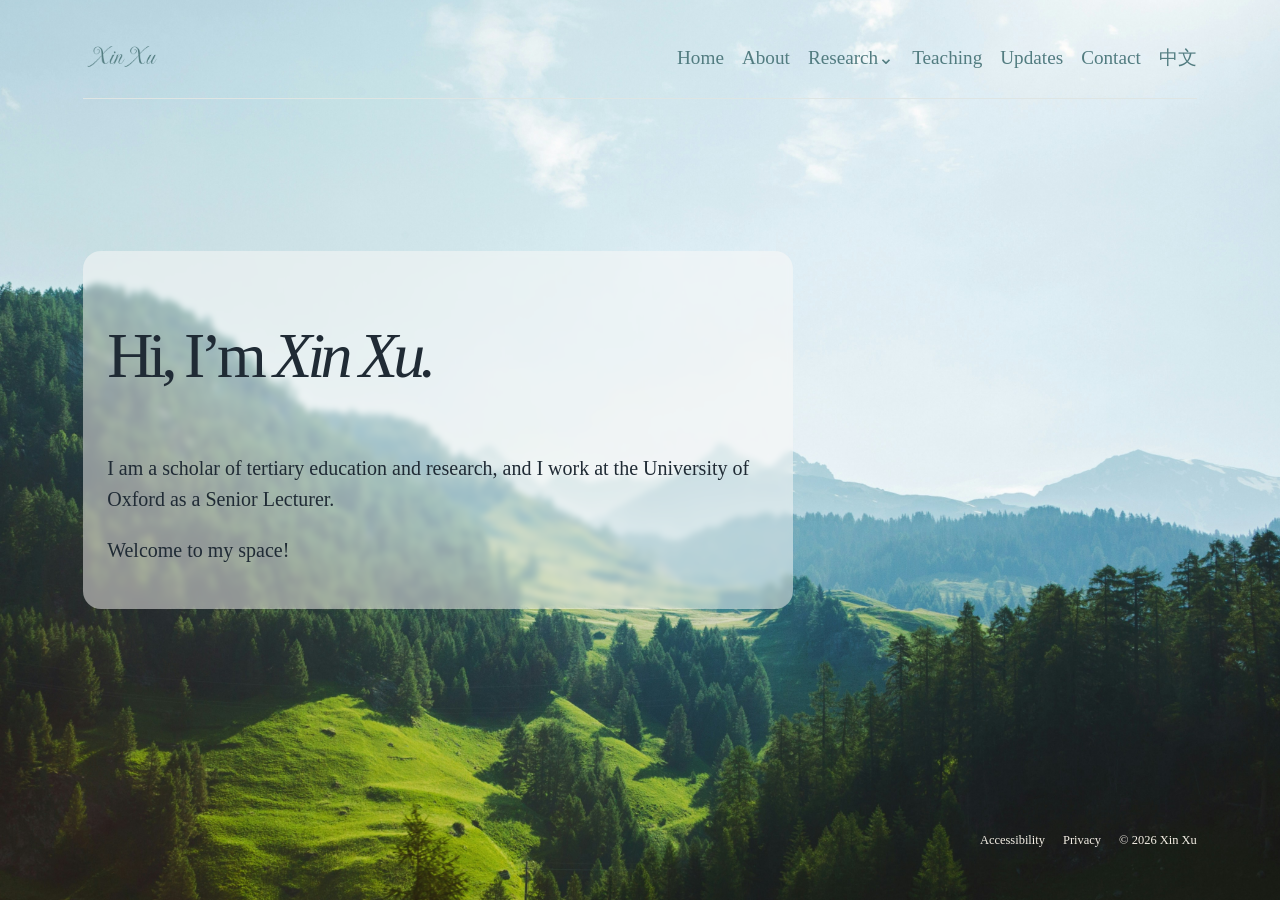
<file: index.html>
<!doctype html>
<html lang="en" class="homepage-state">
<head>
  <meta charset="utf-8">
  <meta name="viewport" content="width=device-width, initial-scale=1, viewport-fit=cover">
  <link rel="icon" href="/assets/icons/favicon-heart.svg" type="image/svg+xml">
  <link rel="shortcut icon" href="/assets/icons/favicon-heart.svg" type="image/svg+xml">
  <link rel="apple-touch-icon" href="/assets/icons/favicon-heart.svg">
  <title>Dr Xin Xu</title>
  <meta name="description" content="Dr Xin Xu is a Senior Departmental Lecturer at the University of Oxford, researching tertiary education, research on research, and global higher education.">
  <link rel="canonical" href="https://www.xin-xu.com/">
  <link rel="preload" as="image" href="/assets/img/hero/alpine-forest.jpg">
  <link rel="stylesheet" href="/assets/site.css">
  <script>
  (() => {
    const routes = {
      "#/": "/",
      "#/about": "/about/",
      "#/research": "/research/",
      "#/books": "/books/",
      "#/publications": "/publications/",
      "#/projects": "/projects/",
      "#/engagement": "/engagement/",
      "#/teaching": "/teaching/",
      "#/updates": "/updates/",
      "#/contact": "/contact/",
      "#/zh": "/chinese/",
      "#/accessibility": "/accessibility/",
      "#/privacy": "/privacy/"
    };
    const legacyRoute = location.hash.split('?')[0];
    if (routes[legacyRoute]) {
      const hashQuery = location.hash.includes('?') ? '?' + location.hash.split('?').slice(1).join('?') : '';
      location.replace(routes[legacyRoute] + hashQuery);
    }
  })();
  </script>
  <script>const previewMode=new URLSearchParams(location.search).get('preview');document.documentElement.classList.toggle('mobile-preview',previewMode==='mobile-menu-fix');document.documentElement.classList.toggle('narrow-preview',previewMode==='narrow-phone');document.documentElement.classList.toggle('ipad-landscape',previewMode==='ipad-landscape');</script>
</head>
<body class="homepage-state" data-route="home">
  <div class="shell">
    <header>
      <a class="home" href="/" aria-label="Return to front page"><img class="brand-name" src="/assets/img/xin-xu-wordmark.png" alt="Xin Xu"></a>
      <nav aria-label="Main navigation">
        <a href="/">Home</a><a href="/about/">About</a>
        <div class="drop"><button class="dropbtn" type="button" aria-haspopup="true" aria-expanded="false" aria-controls="research-menu">Research⌄</button><div class="dropmenu" id="research-menu"><a href="/research/">Overview</a><a href="/books/">Books</a><a href="/publications/">Publications</a><a href="/projects/">Projects</a><a href="/engagement/">Engagement</a></div></div>
        <a href="/teaching/">Teaching</a><span class="mobile-nav-break" aria-hidden="true"></span><a href="/updates/">Updates</a><a href="/contact/">Contact</a><a href="/chinese/">中文</a>
      </nav>
    </header>
    <main id="app"><section class="hero"><div><h1>Hi, I’m <span class="name-accent">Xin Xu.</span></h1><p class="lead">I am a scholar of tertiary education and research, and I work at the University of Oxford as a Senior Lecturer.</p><p class="lead role-note">Welcome to my space!</p></div></section></main>
    <div class="footer"><a href="/accessibility/">Accessibility</a><a href="/privacy/">Privacy</a><span>© 2026 Xin Xu</span></div>
  </div>
  <div class="modal-backdrop" id="modalBackdrop" role="presentation"><section class="modal" role="dialog" aria-modal="true" aria-labelledby="modalTitle"><button class="modal-close" id="modalClose" aria-label="Close details">×</button><div class="eyebrow" id="modalType">Details</div><h2 id="modalTitle"></h2><div id="modalBody"></div></section></div>
  <script id="page-data" type="application/json">{}</script>
  <script src="/assets/site.js"></script>
</body>
</html>
</file>
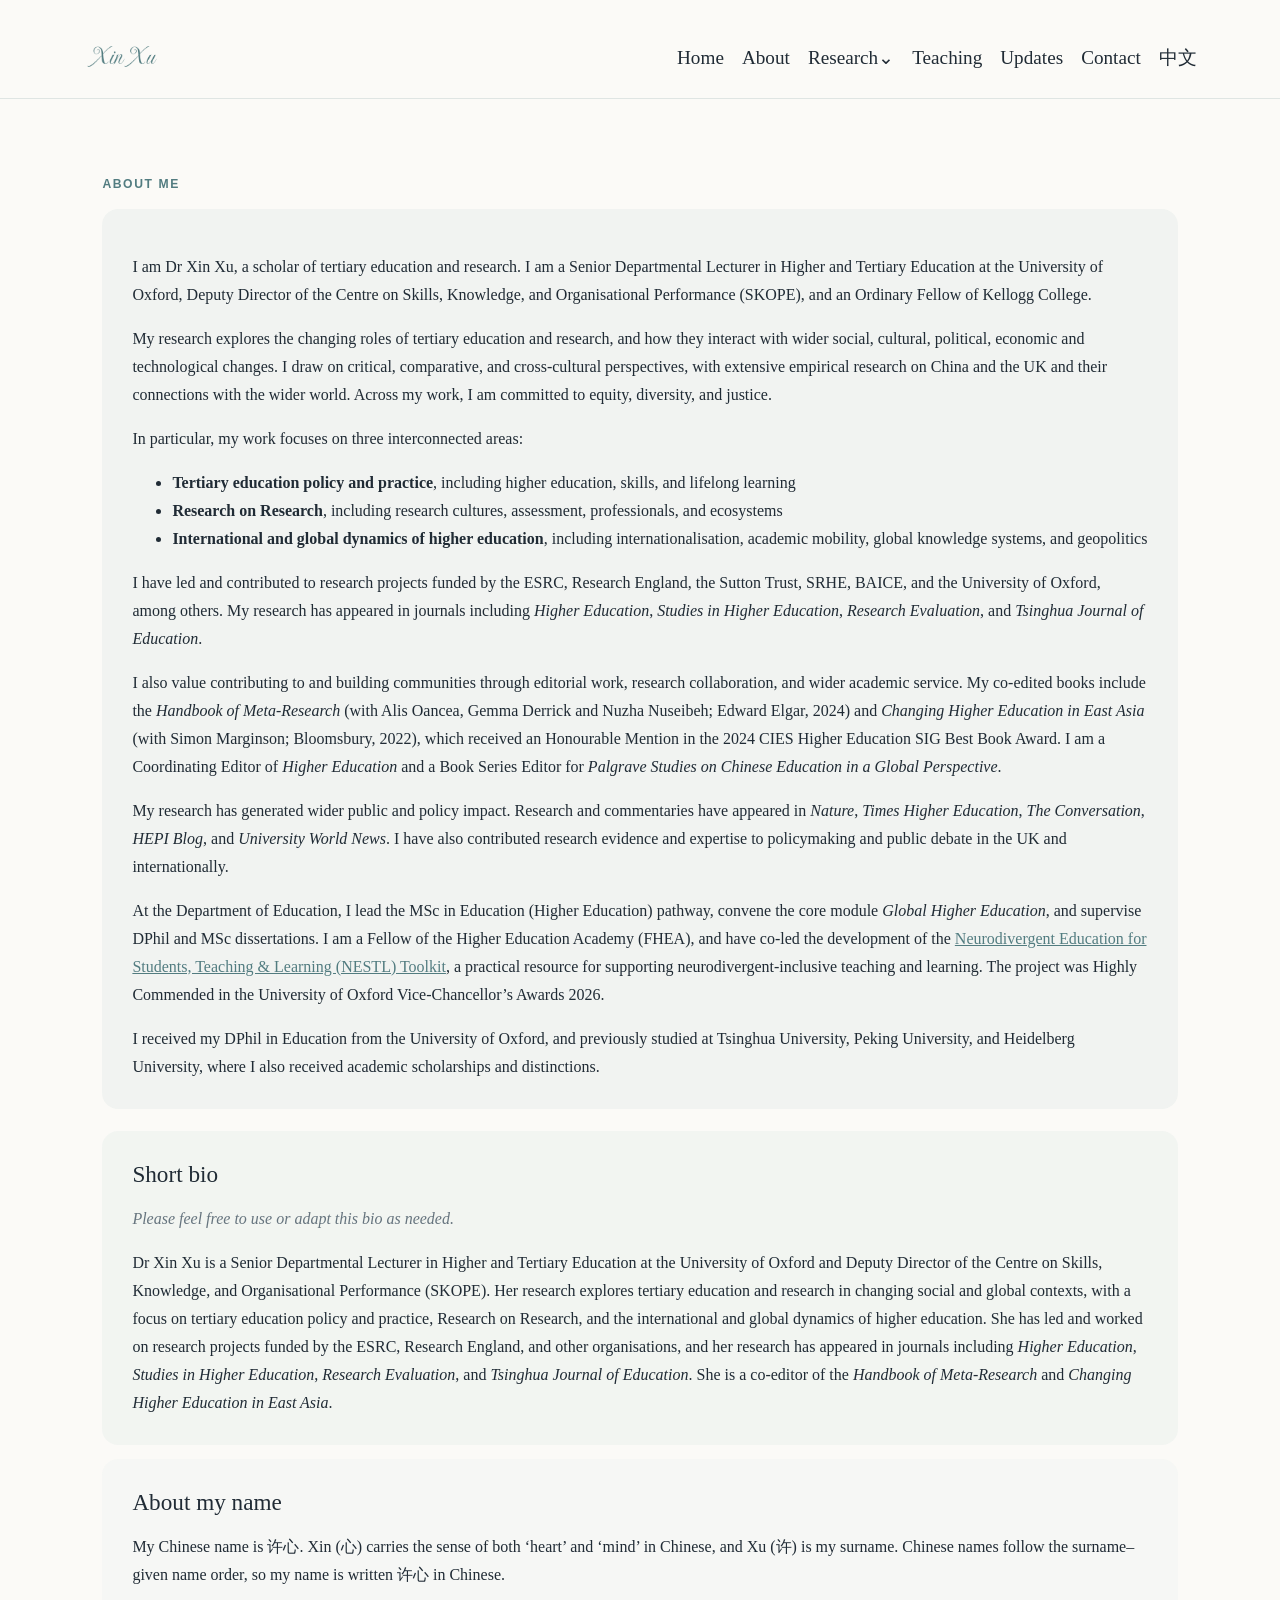
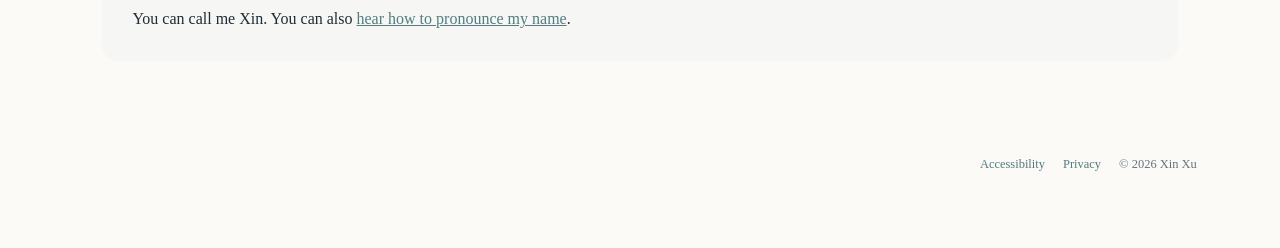
<file: about/index.html>
<!doctype html>
<html lang="en" class="">
<head>
  <meta charset="utf-8">
  <meta name="viewport" content="width=device-width, initial-scale=1, viewport-fit=cover">
  <link rel="icon" href="/assets/icons/favicon-heart.svg" type="image/svg+xml">
  <link rel="shortcut icon" href="/assets/icons/favicon-heart.svg" type="image/svg+xml">
  <link rel="apple-touch-icon" href="/assets/icons/favicon-heart.svg">
  <title>Dr Xin Xu</title>
  <meta name="description" content="About Dr Xin Xu, Senior Departmental Lecturer at the University of Oxford, and her research on tertiary education, research on research, and global higher education.">
  <link rel="canonical" href="https://www.xin-xu.com/about/">
  
  <link rel="stylesheet" href="/assets/site.css">
  
  <script>const previewMode=new URLSearchParams(location.search).get('preview');document.documentElement.classList.toggle('mobile-preview',previewMode==='mobile-menu-fix');document.documentElement.classList.toggle('narrow-preview',previewMode==='narrow-phone');document.documentElement.classList.toggle('ipad-landscape',previewMode==='ipad-landscape');</script>
</head>
<body class="" data-route="about">
  <div class="shell">
    <header>
      <a class="home" href="/" aria-label="Return to front page"><img class="brand-name" src="/assets/img/xin-xu-wordmark.png" alt="Xin Xu"></a>
      <nav aria-label="Main navigation">
        <a href="/">Home</a><a href="/about/">About</a>
        <div class="drop"><button class="dropbtn" type="button" aria-haspopup="true" aria-expanded="false" aria-controls="research-menu">Research⌄</button><div class="dropmenu" id="research-menu"><a href="/research/">Overview</a><a href="/books/">Books</a><a href="/publications/">Publications</a><a href="/projects/">Projects</a><a href="/engagement/">Engagement</a></div></div>
        <a href="/teaching/">Teaching</a><span class="mobile-nav-break" aria-hidden="true"></span><a href="/updates/">Updates</a><a href="/contact/">Contact</a><a href="/chinese/">中文</a>
      </nav>
    </header>
    <main id="app"><section class="page about-page"><div class="eyebrow">ABOUT ME</div><article class="item"><p>I am Dr Xin Xu, a scholar of tertiary education and research. I am a Senior Departmental Lecturer in Higher and Tertiary Education at the University of Oxford, Deputy Director of the Centre on Skills, Knowledge, and Organisational Performance (SKOPE), and an Ordinary Fellow of Kellogg College.</p><p>My research explores the changing roles of tertiary education and research, and how they interact with wider social, cultural, political, economic and technological changes. I draw on critical, comparative, and cross-cultural perspectives, with extensive empirical research on China and the UK and their connections with the wider world. Across my work, I am committed to equity, diversity, and justice.</p><p>In particular, my work focuses on three interconnected areas:</p><ul><li><strong>Tertiary education policy and practice</strong>, including higher education, skills, and lifelong learning</li><li><strong>Research on Research</strong>, including research cultures, assessment, professionals, and ecosystems</li><li><strong>International and global dynamics of higher education</strong>, including internationalisation, academic mobility, global knowledge systems, and geopolitics</li></ul><p>I have led and contributed to research projects funded by the ESRC, Research England, the Sutton Trust, SRHE, BAICE, and the University of Oxford, among others. My research has appeared in journals including <em>Higher Education</em>, <em>Studies in Higher Education</em>, <em>Research Evaluation</em>, and <em>Tsinghua Journal of Education</em>.</p><p>I also value contributing to and building communities through editorial work, research collaboration, and wider academic service. My co-edited books include the <em>Handbook of Meta-Research</em> (with Alis Oancea, Gemma Derrick and Nuzha Nuseibeh; Edward Elgar, 2024) and <em>Changing Higher Education in East Asia</em> (with Simon Marginson; Bloomsbury, 2022), which received an Honourable Mention in the 2024 CIES Higher Education SIG Best Book Award. I am a Coordinating Editor of <em>Higher Education</em> and a Book Series Editor for <em>Palgrave Studies on Chinese Education in a Global Perspective</em>.</p><p>My research has generated wider public and policy impact. Research and commentaries have appeared in <em>Nature</em>, <em>Times Higher Education</em>, <em>The Conversation</em>, <em>HEPI Blog</em>, and <em>University World News</em>. I have also contributed research evidence and expertise to policymaking and public debate in the UK and internationally.</p><p>At the Department of Education, I lead the MSc in Education (Higher Education) pathway, convene the core module <em>Global Higher Education</em>, and supervise DPhil and MSc dissertations. I am a Fellow of the Higher Education Academy (FHEA), and have co-led the development of the <a href="https://www.education.ox.ac.uk/project/neurodivergent-education-for-students-teaching-learning-nestl/" target="_blank" rel="noopener">Neurodivergent Education for Students, Teaching &amp; Learning (NESTL) Toolkit</a>, a practical resource for supporting neurodivergent-inclusive teaching and learning. The project was Highly Commended in the University of Oxford Vice-Chancellor’s Awards 2026.</p><p>I received my DPhil in Education from the University of Oxford, and previously studied at Tsinghua University, Peking University, and Heidelberg University, where I also received academic scholarships and distinctions.</p></article><article class="item short-bio"><h2>Short bio</h2><p class="short-bio-note"><em>Please feel free to use or adapt this bio as needed.</em></p><p>Dr Xin Xu is a Senior Departmental Lecturer in Higher and Tertiary Education at the University of Oxford and Deputy Director of the Centre on Skills, Knowledge, and Organisational Performance (SKOPE). Her research explores tertiary education and research in changing social and global contexts, with a focus on tertiary education policy and practice, Research on Research, and the international and global dynamics of higher education. She has led and worked on research projects funded by the ESRC, Research England, and other organisations, and her research has appeared in journals including <em>Higher Education</em>, <em>Studies in Higher Education</em>, <em>Research Evaluation</em>, and <em>Tsinghua Journal of Education</em>. She is a co-editor of the <em>Handbook of Meta-Research</em> and <em>Changing Higher Education in East Asia</em>.</p></article><article class="item about-name"><h2>About my name</h2><p>My Chinese name is 许心. Xin (心) carries the sense of both ‘heart’ and ‘mind’ in Chinese, and Xu (许) is my surname. Chinese names follow the surname–given name order, so my name is written 许心 in Chinese.</p><p>You can call me Xin. You can also <a href="https://www.name-coach.com/xin-xu-pronunciation" target="_blank" rel="noopener">hear how to pronounce my name</a>.</p></article></section></main>
    <div class="footer"><a href="/accessibility/">Accessibility</a><a href="/privacy/">Privacy</a><span>© 2026 Xin Xu</span></div>
  </div>
  <div class="modal-backdrop" id="modalBackdrop" role="presentation"><section class="modal" role="dialog" aria-modal="true" aria-labelledby="modalTitle"><button class="modal-close" id="modalClose" aria-label="Close details">×</button><div class="eyebrow" id="modalType">Details</div><h2 id="modalTitle"></h2><div id="modalBody"></div></section></div>
  <script id="page-data" type="application/json">{}</script>
  <script src="/assets/site.js"></script>
</body>
</html>
</file>
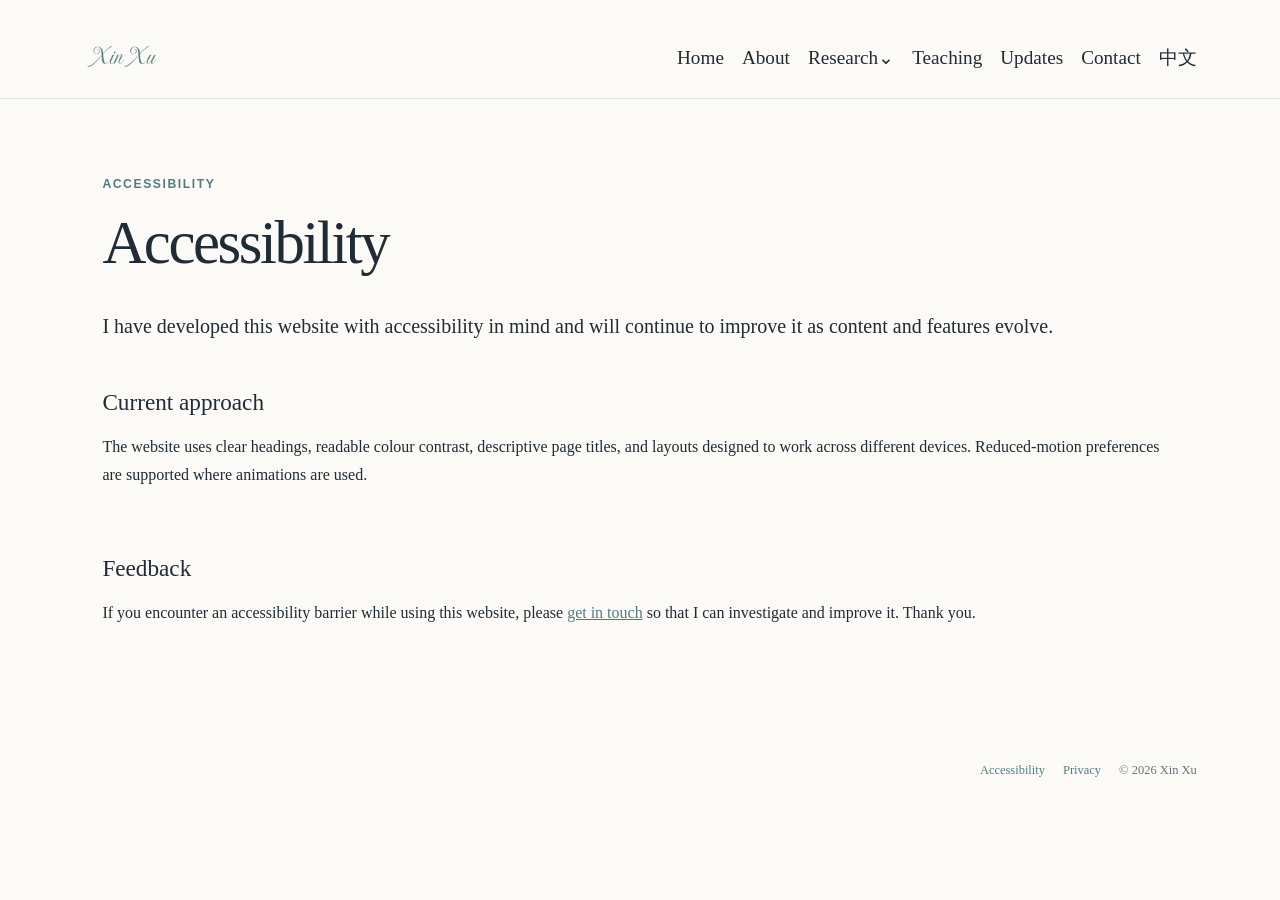
<file: accessibility/index.html>
<!doctype html>
<html lang="en" class="">
<head>
  <meta charset="utf-8">
  <meta name="viewport" content="width=device-width, initial-scale=1, viewport-fit=cover">
  <link rel="icon" href="/assets/icons/favicon-heart.svg" type="image/svg+xml">
  <link rel="shortcut icon" href="/assets/icons/favicon-heart.svg" type="image/svg+xml">
  <link rel="apple-touch-icon" href="/assets/icons/favicon-heart.svg">
  <title>Dr Xin Xu</title>
  <meta name="description" content="Information about accessibility practices on Xin Xu’s academic website and how to report an accessibility barrier.">
  <link rel="canonical" href="https://www.xin-xu.com/accessibility/">
  
  <link rel="stylesheet" href="/assets/site.css">
  
  <script>const previewMode=new URLSearchParams(location.search).get('preview');document.documentElement.classList.toggle('mobile-preview',previewMode==='mobile-menu-fix');document.documentElement.classList.toggle('narrow-preview',previewMode==='narrow-phone');document.documentElement.classList.toggle('ipad-landscape',previewMode==='ipad-landscape');</script>
</head>
<body class="" data-route="accessibility">
  <div class="shell">
    <header>
      <a class="home" href="/" aria-label="Return to front page"><img class="brand-name" src="/assets/img/xin-xu-wordmark.png" alt="Xin Xu"></a>
      <nav aria-label="Main navigation">
        <a href="/">Home</a><a href="/about/">About</a>
        <div class="drop"><button class="dropbtn" type="button" aria-haspopup="true" aria-expanded="false" aria-controls="research-menu">Research⌄</button><div class="dropmenu" id="research-menu"><a href="/research/">Overview</a><a href="/books/">Books</a><a href="/publications/">Publications</a><a href="/projects/">Projects</a><a href="/engagement/">Engagement</a></div></div>
        <a href="/teaching/">Teaching</a><span class="mobile-nav-break" aria-hidden="true"></span><a href="/updates/">Updates</a><a href="/contact/">Contact</a><a href="/chinese/">中文</a>
      </nav>
    </header>
    <main id="app"><section class="page accessibility-page"><div class="eyebrow">Accessibility</div><h1>Accessibility</h1><p class="lead">I have developed this website with accessibility in mind and will continue to improve it as content and features evolve.</p><article class="item"><h2>Current approach</h2><p>The website uses clear headings, readable colour contrast, descriptive page titles, and layouts designed to work across different devices. Reduced-motion preferences are supported where animations are used.</p></article><article class="item"><h2>Feedback</h2><p>If you encounter an accessibility barrier while using this website, please <a href="/contact/">get in touch</a> so that I can investigate and improve it. Thank you.</p></article></section></main>
    <div class="footer"><a href="/accessibility/">Accessibility</a><a href="/privacy/">Privacy</a><span>© 2026 Xin Xu</span></div>
  </div>
  <div class="modal-backdrop" id="modalBackdrop" role="presentation"><section class="modal" role="dialog" aria-modal="true" aria-labelledby="modalTitle"><button class="modal-close" id="modalClose" aria-label="Close details">×</button><div class="eyebrow" id="modalType">Details</div><h2 id="modalTitle"></h2><div id="modalBody"></div></section></div>
  <script id="page-data" type="application/json">{}</script>
  <script src="/assets/site.js"></script>
</body>
</html>
</file>
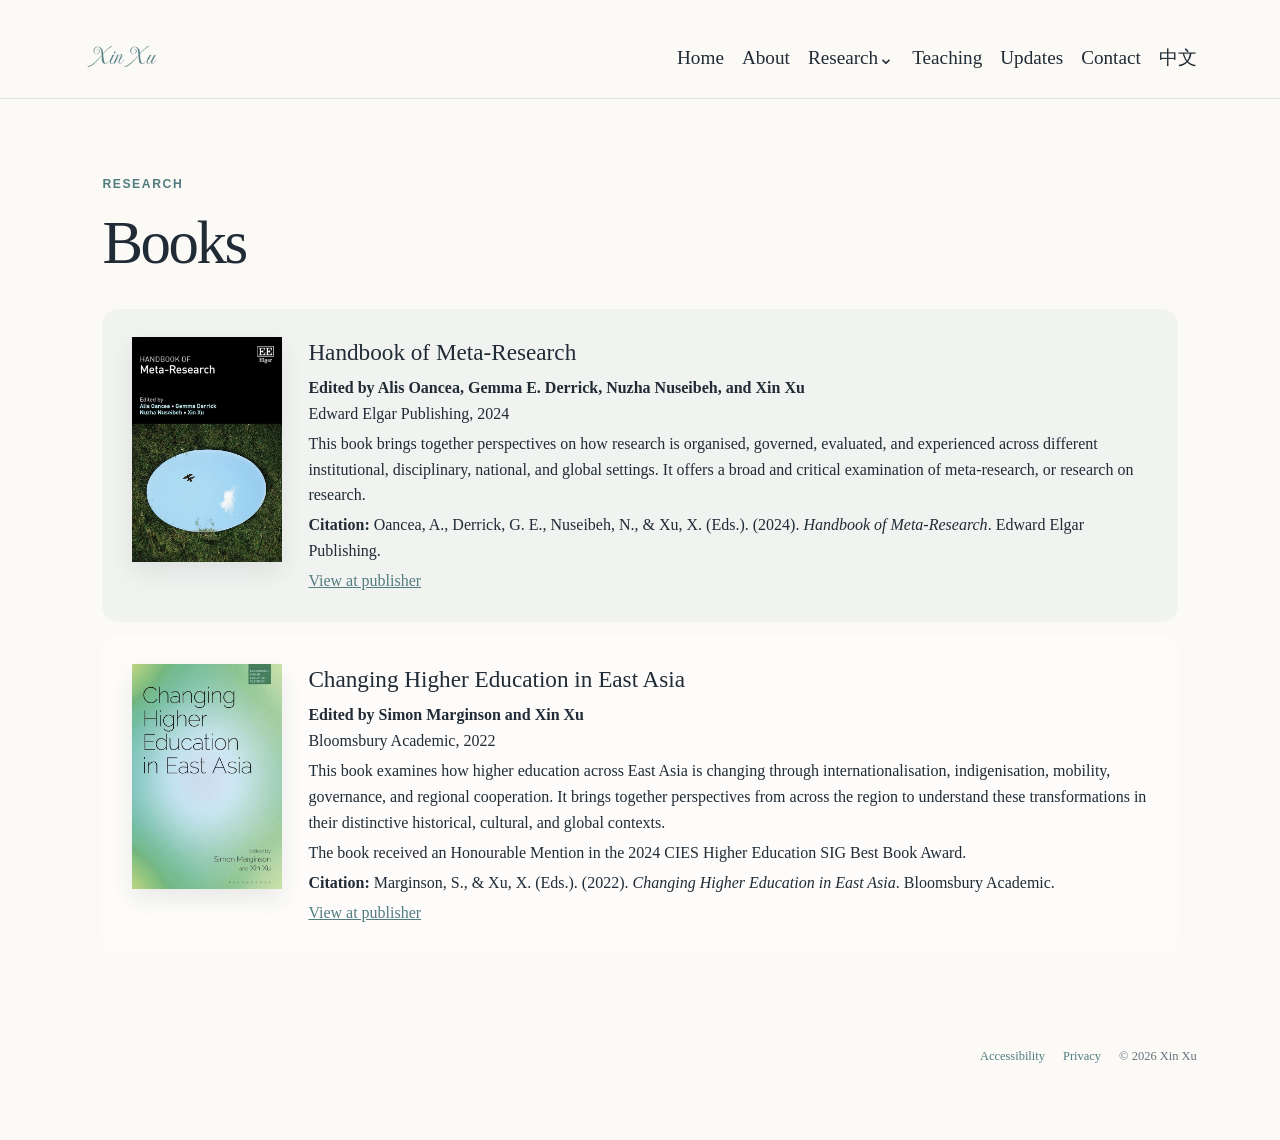
<file: books/index.html>
<!doctype html>
<html lang="en" class="">
<head>
  <meta charset="utf-8">
  <meta name="viewport" content="width=device-width, initial-scale=1, viewport-fit=cover">
  <link rel="icon" href="/assets/icons/favicon-heart.svg" type="image/svg+xml">
  <link rel="shortcut icon" href="/assets/icons/favicon-heart.svg" type="image/svg+xml">
  <link rel="apple-touch-icon" href="/assets/icons/favicon-heart.svg">
  <title>Dr Xin Xu</title>
  <meta name="description" content="Books co-edited by Xin Xu on meta-research and changing higher education in East Asia.">
  <link rel="canonical" href="https://www.xin-xu.com/books/">
  
  <link rel="stylesheet" href="/assets/site.css">
  
  <script>const previewMode=new URLSearchParams(location.search).get('preview');document.documentElement.classList.toggle('mobile-preview',previewMode==='mobile-menu-fix');document.documentElement.classList.toggle('narrow-preview',previewMode==='narrow-phone');document.documentElement.classList.toggle('ipad-landscape',previewMode==='ipad-landscape');</script>
</head>
<body class="" data-route="books">
  <div class="shell">
    <header>
      <a class="home" href="/" aria-label="Return to front page"><img class="brand-name" src="/assets/img/xin-xu-wordmark.png" alt="Xin Xu"></a>
      <nav aria-label="Main navigation">
        <a href="/">Home</a><a href="/about/">About</a>
        <div class="drop"><button class="dropbtn" type="button" aria-haspopup="true" aria-expanded="false" aria-controls="research-menu">Research⌄</button><div class="dropmenu" id="research-menu"><a href="/research/">Overview</a><a href="/books/">Books</a><a href="/publications/">Publications</a><a href="/projects/">Projects</a><a href="/engagement/">Engagement</a></div></div>
        <a href="/teaching/">Teaching</a><span class="mobile-nav-break" aria-hidden="true"></span><a href="/updates/">Updates</a><a href="/contact/">Contact</a><a href="/chinese/">中文</a>
      </nav>
    </header>
    <main id="app"><section class="page"><div class="eyebrow">Research</div><h1>Books</h1><div class="books-list"><article class="item book-detail"><div class="book-cover"><strong>Handbook of Meta-Research</strong><small>Edward Elgar Publishing</small></div><div class="book-meta"><h2>Handbook of Meta-Research</h2><p><b>Edited by Alis Oancea, Gemma E. Derrick, Nuzha Nuseibeh, and Xin Xu</b><br>Edward Elgar Publishing, 2024</p><p>This book brings together perspectives on how research is organised, governed, evaluated, and experienced across different institutional, disciplinary, national, and global settings. It offers a broad and critical examination of meta-research, or research on research.</p><p><b>Citation:</b> Oancea, A., Derrick, G. E., Nuseibeh, N., &amp; Xu, X. (Eds.). (2024). <em>Handbook of Meta-Research</em>. Edward Elgar Publishing.</p><p><a href="https://www.e-elgar.com/shop/gbp/handbook-of-meta-research-9781839105715.html" target="_blank" rel="noopener">View at publisher</a></p></div></article><article class="item book-detail"><div class="book-cover alt"><strong>Changing Higher Education in East Asia</strong><small>Bloomsbury Academic</small></div><div class="book-meta"><h2>Changing Higher Education in East Asia</h2><p><b>Edited by Simon Marginson and Xin Xu</b><br>Bloomsbury Academic, 2022</p><p>This book examines how higher education across East Asia is changing through internationalisation, indigenisation, mobility, governance, and regional cooperation. It brings together perspectives from across the region to understand these transformations in their distinctive historical, cultural, and global contexts.</p><p>The book received an Honourable Mention in the 2024 CIES Higher Education SIG Best Book Award.</p><p><b>Citation:</b> Marginson, S., &amp; Xu, X. (Eds.). (2022). <em>Changing Higher Education in East Asia</em>. Bloomsbury Academic.</p><p><a href="https://www.bloomsbury.com/uk/changing-higher-education-in-east-asia-9781350216242/" target="_blank" rel="noopener">View at publisher</a></p></div></article></div></section></main>
    <div class="footer"><a href="/accessibility/">Accessibility</a><a href="/privacy/">Privacy</a><span>© 2026 Xin Xu</span></div>
  </div>
  <div class="modal-backdrop" id="modalBackdrop" role="presentation"><section class="modal" role="dialog" aria-modal="true" aria-labelledby="modalTitle"><button class="modal-close" id="modalClose" aria-label="Close details">×</button><div class="eyebrow" id="modalType">Details</div><h2 id="modalTitle"></h2><div id="modalBody"></div></section></div>
  <script id="page-data" type="application/json">{}</script>
  <script src="/assets/site.js"></script>
</body>
</html>
</file>
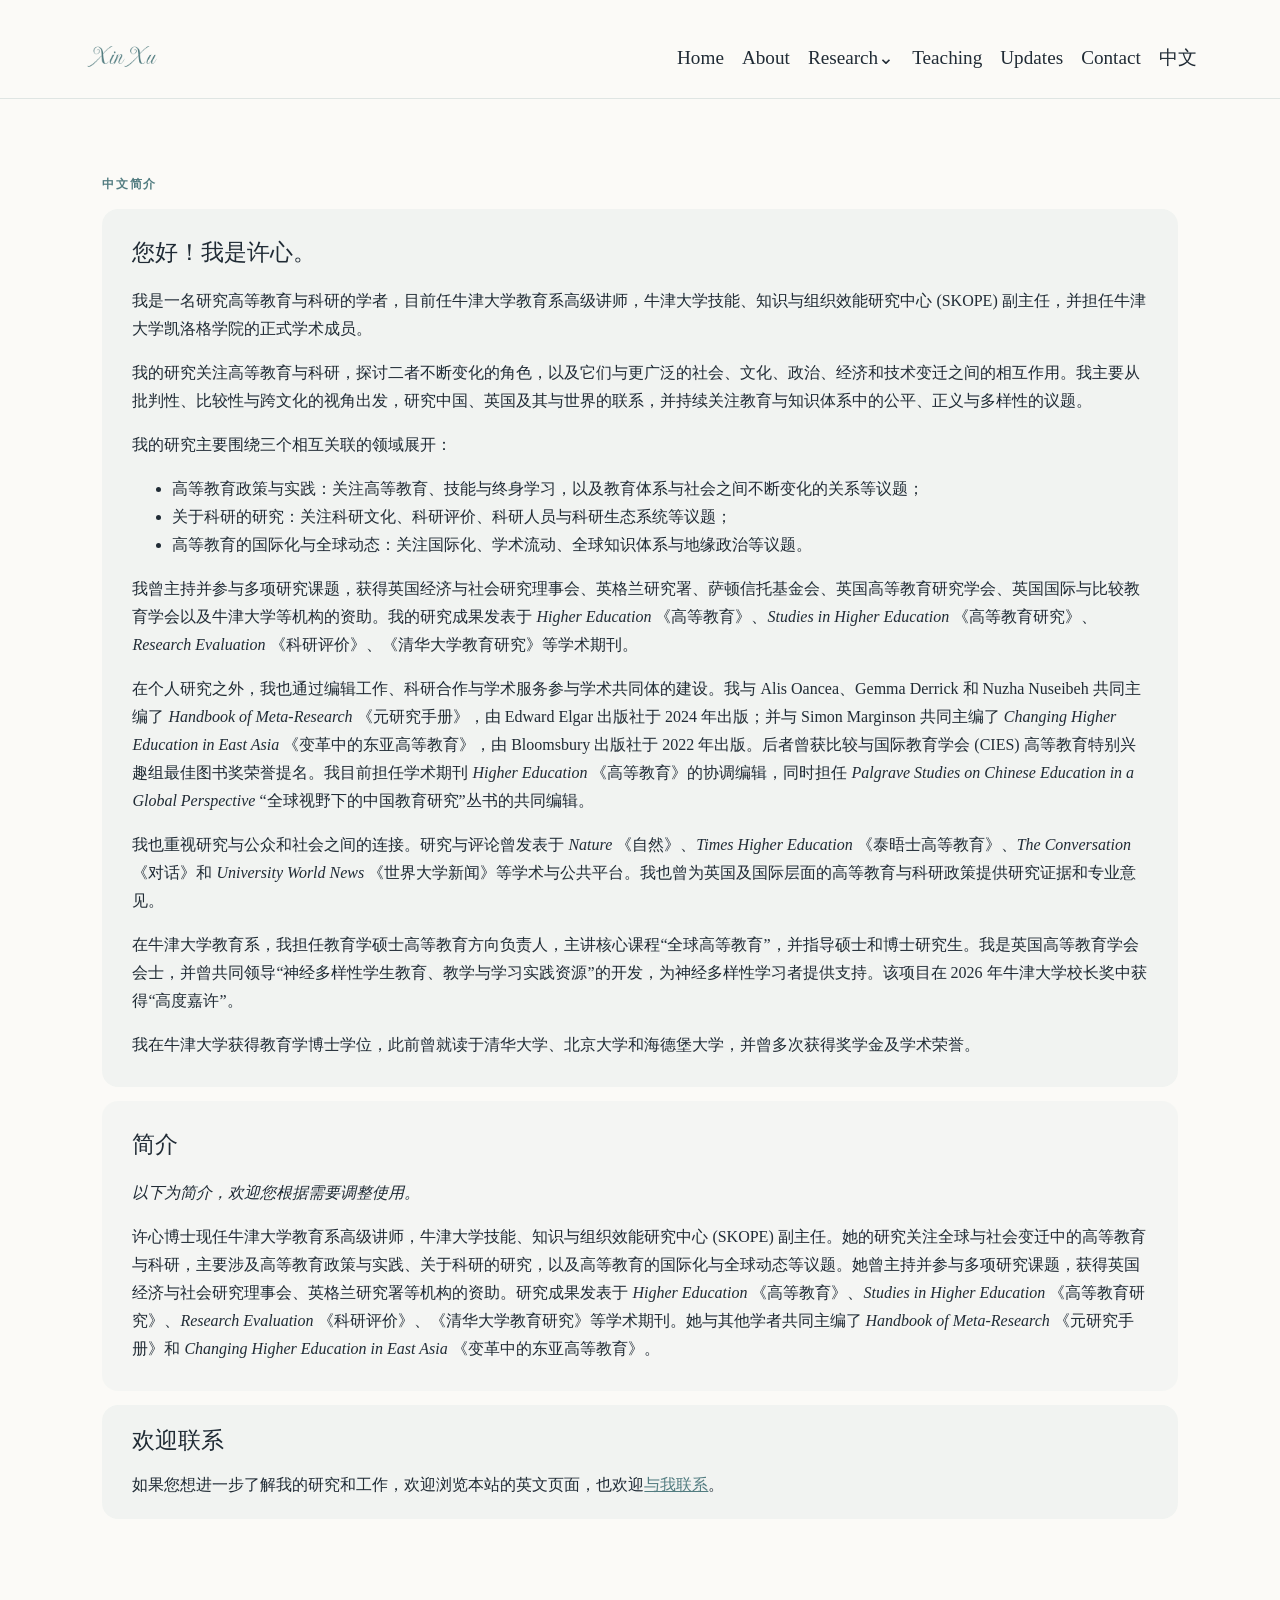
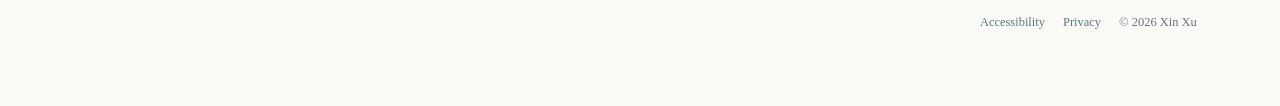
<file: chinese/index.html>
<!doctype html>
<html lang="zh" class="">
<head>
  <meta charset="utf-8">
  <meta name="viewport" content="width=device-width, initial-scale=1, viewport-fit=cover">
  <link rel="icon" href="/assets/icons/favicon-heart.svg" type="image/svg+xml">
  <link rel="shortcut icon" href="/assets/icons/favicon-heart.svg" type="image/svg+xml">
  <link rel="apple-touch-icon" href="/assets/icons/favicon-heart.svg">
  <title>Dr Xin Xu</title>
  <meta name="description" content="许心现任教于牛津大学教育系，研究高等教育与科研体系，关注高等教育国际化、全球知识体系以及中国与英国。">
  <link rel="canonical" href="https://www.xin-xu.com/chinese/">
  
  <link rel="stylesheet" href="/assets/site.css">
  
  <script>const previewMode=new URLSearchParams(location.search).get('preview');document.documentElement.classList.toggle('mobile-preview',previewMode==='mobile-menu-fix');document.documentElement.classList.toggle('narrow-preview',previewMode==='narrow-phone');document.documentElement.classList.toggle('ipad-landscape',previewMode==='ipad-landscape');</script>
</head>
<body class="" data-route="chinese">
  <div class="shell">
    <header>
      <a class="home" href="/" aria-label="Return to front page"><img class="brand-name" src="/assets/img/xin-xu-wordmark.png" alt="Xin Xu"></a>
      <nav aria-label="Main navigation">
        <a href="/">Home</a><a href="/about/">About</a>
        <div class="drop"><button class="dropbtn" type="button" aria-haspopup="true" aria-expanded="false" aria-controls="research-menu">Research⌄</button><div class="dropmenu" id="research-menu"><a href="/research/">Overview</a><a href="/books/">Books</a><a href="/publications/">Publications</a><a href="/projects/">Projects</a><a href="/engagement/">Engagement</a></div></div>
        <a href="/teaching/">Teaching</a><span class="mobile-nav-break" aria-hidden="true"></span><a href="/updates/">Updates</a><a href="/contact/">Contact</a><a href="/chinese/">中文</a>
      </nav>
    </header>
    <main id="app"><section class="page zh-page"><div class="eyebrow">中文简介</div><article class="item"><h1 class="zh-heading">您好！我是许心。</h1><p>我是一名研究高等教育与科研的学者，目前任牛津大学教育系高级讲师，牛津大学技能、知识与组织效能研究中心 (SKOPE) 副主任，并担任牛津大学凯洛格学院的正式学术成员。</p><p>我的研究关注高等教育与科研，探讨二者不断变化的角色，以及它们与更广泛的社会、文化、政治、经济和技术变迁之间的相互作用。我主要从批判性、比较性与跨文化的视角出发，研究中国、英国及其与世界的联系，并持续关注教育与知识体系中的公平、正义与多样性的议题。</p><p>我的研究主要围绕三个相互关联的领域展开：</p><ul><li>高等教育政策与实践：关注高等教育、技能与终身学习，以及教育体系与社会之间不断变化的关系等议题；</li><li>关于科研的研究：关注科研文化、科研评价、科研人员与科研生态系统等议题；</li><li>高等教育的国际化与全球动态：关注国际化、学术流动、全球知识体系与地缘政治等议题。</li></ul><p>我曾主持并参与多项研究课题，获得英国经济与社会研究理事会、英格兰研究署、萨顿信托基金会、英国高等教育研究学会、英国国际与比较教育学会以及牛津大学等机构的资助。我的研究成果发表于 <em>Higher Education</em> 《高等教育》、<em>Studies in Higher Education</em> 《高等教育研究》、<em>Research Evaluation</em> 《科研评价》、《清华大学教育研究》等学术期刊。</p><p>在个人研究之外，我也通过编辑工作、科研合作与学术服务参与学术共同体的建设。我与 Alis Oancea、Gemma Derrick 和 Nuzha Nuseibeh 共同主编了 <em>Handbook of Meta-Research</em> 《元研究手册》，由 Edward Elgar 出版社于 2024 年出版；并与 Simon Marginson 共同主编了 <em>Changing Higher Education in East Asia</em> 《变革中的东亚高等教育》，由 Bloomsbury 出版社于 2022 年出版。后者曾获比较与国际教育学会 (CIES) 高等教育特别兴趣组最佳图书奖荣誉提名。我目前担任学术期刊 <em>Higher Education</em> 《高等教育》的协调编辑，同时担任 <em>Palgrave Studies on Chinese Education in a Global Perspective</em> “全球视野下的中国教育研究”丛书的共同编辑。</p><p>我也重视研究与公众和社会之间的连接。研究与评论曾发表于 <em>Nature</em> 《自然》、<em>Times Higher Education</em> 《泰晤士高等教育》、<em>The Conversation</em> 《对话》和 <em>University World News</em> 《世界大学新闻》等学术与公共平台。我也曾为英国及国际层面的高等教育与科研政策提供研究证据和专业意见。</p><p>在牛津大学教育系，我担任教育学硕士高等教育方向负责人，主讲核心课程“全球高等教育”，并指导硕士和博士研究生。我是英国高等教育学会会士，并曾共同领导“神经多样性学生教育、教学与学习实践资源”的开发，为神经多样性学习者提供支持。该项目在 2026 年牛津大学校长奖中获得“高度嘉许”。</p><p>我在牛津大学获得教育学博士学位，此前曾就读于清华大学、北京大学和海德堡大学，并曾多次获得奖学金及学术荣誉。</p></article><article class="item short-bio"><h2>简介</h2><p class="short-bio-note"><em>以下为简介，欢迎您根据需要调整使用。</em></p><p>许心博士现任牛津大学教育系高级讲师，牛津大学技能、知识与组织效能研究中心 (SKOPE) 副主任。她的研究关注全球与社会变迁中的高等教育与科研，主要涉及高等教育政策与实践、关于科研的研究，以及高等教育的国际化与全球动态等议题。她曾主持并参与多项研究课题，获得英国经济与社会研究理事会、英格兰研究署等机构的资助。研究成果发表于 <em>Higher Education</em> 《高等教育》、<em>Studies in Higher Education</em> 《高等教育研究》、<em>Research Evaluation</em> 《科研评价》、《清华大学教育研究》等学术期刊。她与其他学者共同主编了 <em>Handbook of Meta-Research</em> 《元研究手册》和 <em>Changing Higher Education in East Asia</em> 《变革中的东亚高等教育》。</p></article><article class="item zh-closing"><h3 class="zh-closing-heading">欢迎联系</h3><p class="zh-closing">如果您想进一步了解我的研究和工作，欢迎浏览本站的英文页面，也欢迎<a href="https://www.xin-xu.com/contact/" target="_blank" rel="noopener">与我联系</a>。</p></article></section></main>
    <div class="footer"><a href="/accessibility/">Accessibility</a><a href="/privacy/">Privacy</a><span>© 2026 Xin Xu</span></div>
  </div>
  <div class="modal-backdrop" id="modalBackdrop" role="presentation"><section class="modal" role="dialog" aria-modal="true" aria-labelledby="modalTitle"><button class="modal-close" id="modalClose" aria-label="Close details">×</button><div class="eyebrow" id="modalType">Details</div><h2 id="modalTitle"></h2><div id="modalBody"></div></section></div>
  <script id="page-data" type="application/json">{}</script>
  <script src="/assets/site.js"></script>
</body>
</html>
</file>
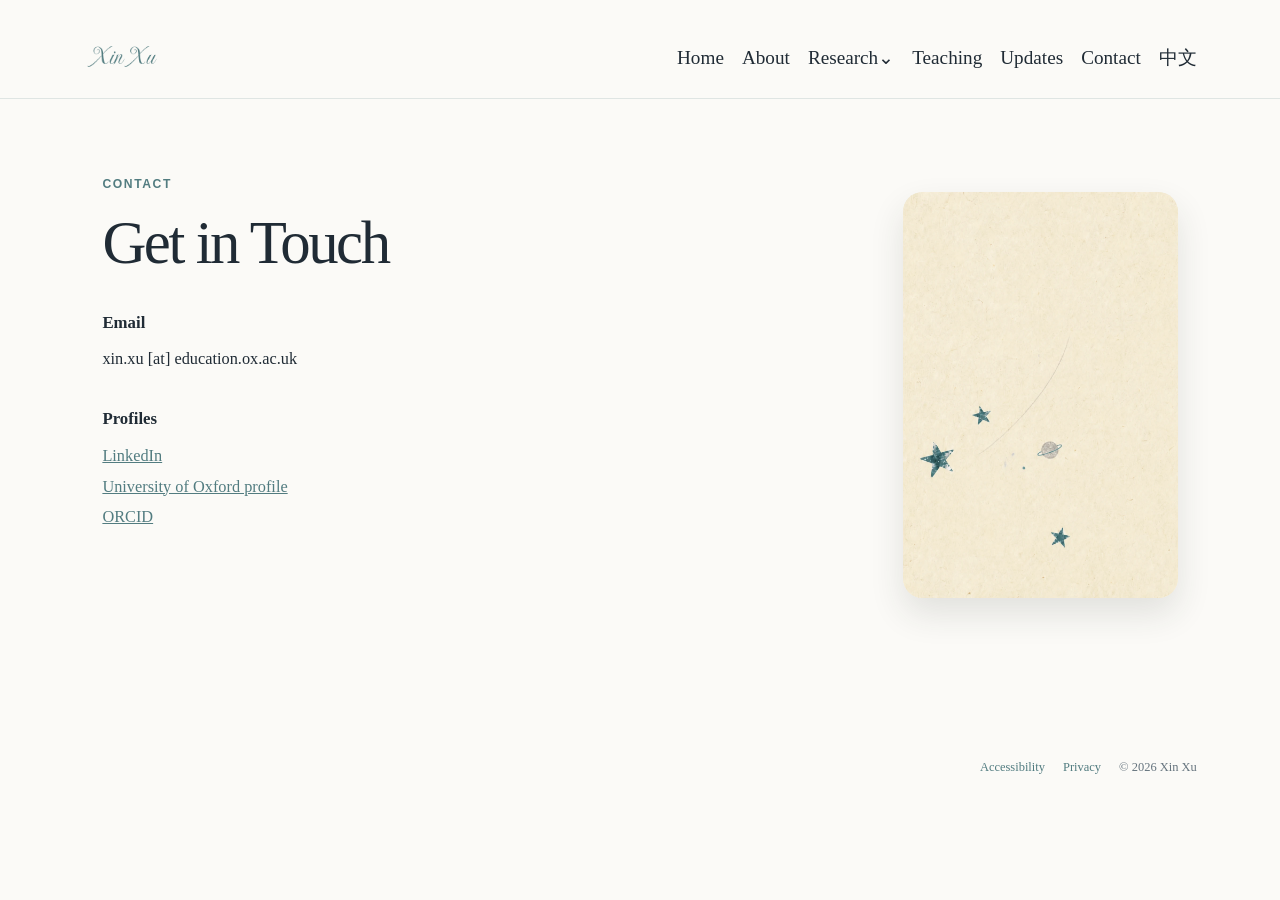
<file: contact/index.html>
<!doctype html>
<html lang="en" class="">
<head>
  <meta charset="utf-8">
  <meta name="viewport" content="width=device-width, initial-scale=1, viewport-fit=cover">
  <link rel="icon" href="/assets/icons/favicon-heart.svg" type="image/svg+xml">
  <link rel="shortcut icon" href="/assets/icons/favicon-heart.svg" type="image/svg+xml">
  <link rel="apple-touch-icon" href="/assets/icons/favicon-heart.svg">
  <title>Dr Xin Xu</title>
  <meta name="description" content="Contact details and professional profiles for Dr Xin Xu at the University of Oxford.">
  <link rel="canonical" href="https://www.xin-xu.com/contact/">
  
  <link rel="stylesheet" href="/assets/site.css">
  
  <script>const previewMode=new URLSearchParams(location.search).get('preview');document.documentElement.classList.toggle('mobile-preview',previewMode==='mobile-menu-fix');document.documentElement.classList.toggle('narrow-preview',previewMode==='narrow-phone');document.documentElement.classList.toggle('ipad-landscape',previewMode==='ipad-landscape');</script>
</head>
<body class="" data-route="contact">
  <div class="shell">
    <header>
      <a class="home" href="/" aria-label="Return to front page"><img class="brand-name" src="/assets/img/xin-xu-wordmark.png" alt="Xin Xu"></a>
      <nav aria-label="Main navigation">
        <a href="/">Home</a><a href="/about/">About</a>
        <div class="drop"><button class="dropbtn" type="button" aria-haspopup="true" aria-expanded="false" aria-controls="research-menu">Research⌄</button><div class="dropmenu" id="research-menu"><a href="/research/">Overview</a><a href="/books/">Books</a><a href="/publications/">Publications</a><a href="/projects/">Projects</a><a href="/engagement/">Engagement</a></div></div>
        <a href="/teaching/">Teaching</a><span class="mobile-nav-break" aria-hidden="true"></span><a href="/updates/">Updates</a><a href="/contact/">Contact</a><a href="/chinese/">中文</a>
      </nav>
    </header>
    <main id="app"><section class="page contact-page"><div class="eyebrow">Contact</div><h1>Get in Touch</h1><p><strong>Email</strong><br>xin.xu [at] education.ox.ac.uk</p><p><strong>Profiles</strong><br><a href="https://www.linkedin.com/in/xinxu-xx/" target="_blank" rel="noopener">LinkedIn</a><br><a href="https://www.education.ox.ac.uk/person/xin-xu/" target="_blank" rel="noopener">University of Oxford profile</a><br><a href="https://orcid.org/0000-0002-9972-8995" target="_blank" rel="noopener">ORCID</a></p><div class="contact-page-art" aria-hidden="true"><img src="/assets/img/contact/star-paper-background-teal.webp" width="1030" height="1526" decoding="async" alt=""></div></section></main>
    <div class="footer"><a href="/accessibility/">Accessibility</a><a href="/privacy/">Privacy</a><span>© 2026 Xin Xu</span></div>
  </div>
  <div class="modal-backdrop" id="modalBackdrop" role="presentation"><section class="modal" role="dialog" aria-modal="true" aria-labelledby="modalTitle"><button class="modal-close" id="modalClose" aria-label="Close details">×</button><div class="eyebrow" id="modalType">Details</div><h2 id="modalTitle"></h2><div id="modalBody"></div></section></div>
  <script id="page-data" type="application/json">{}</script>
  <script src="/assets/site.js"></script>
</body>
</html>
</file>
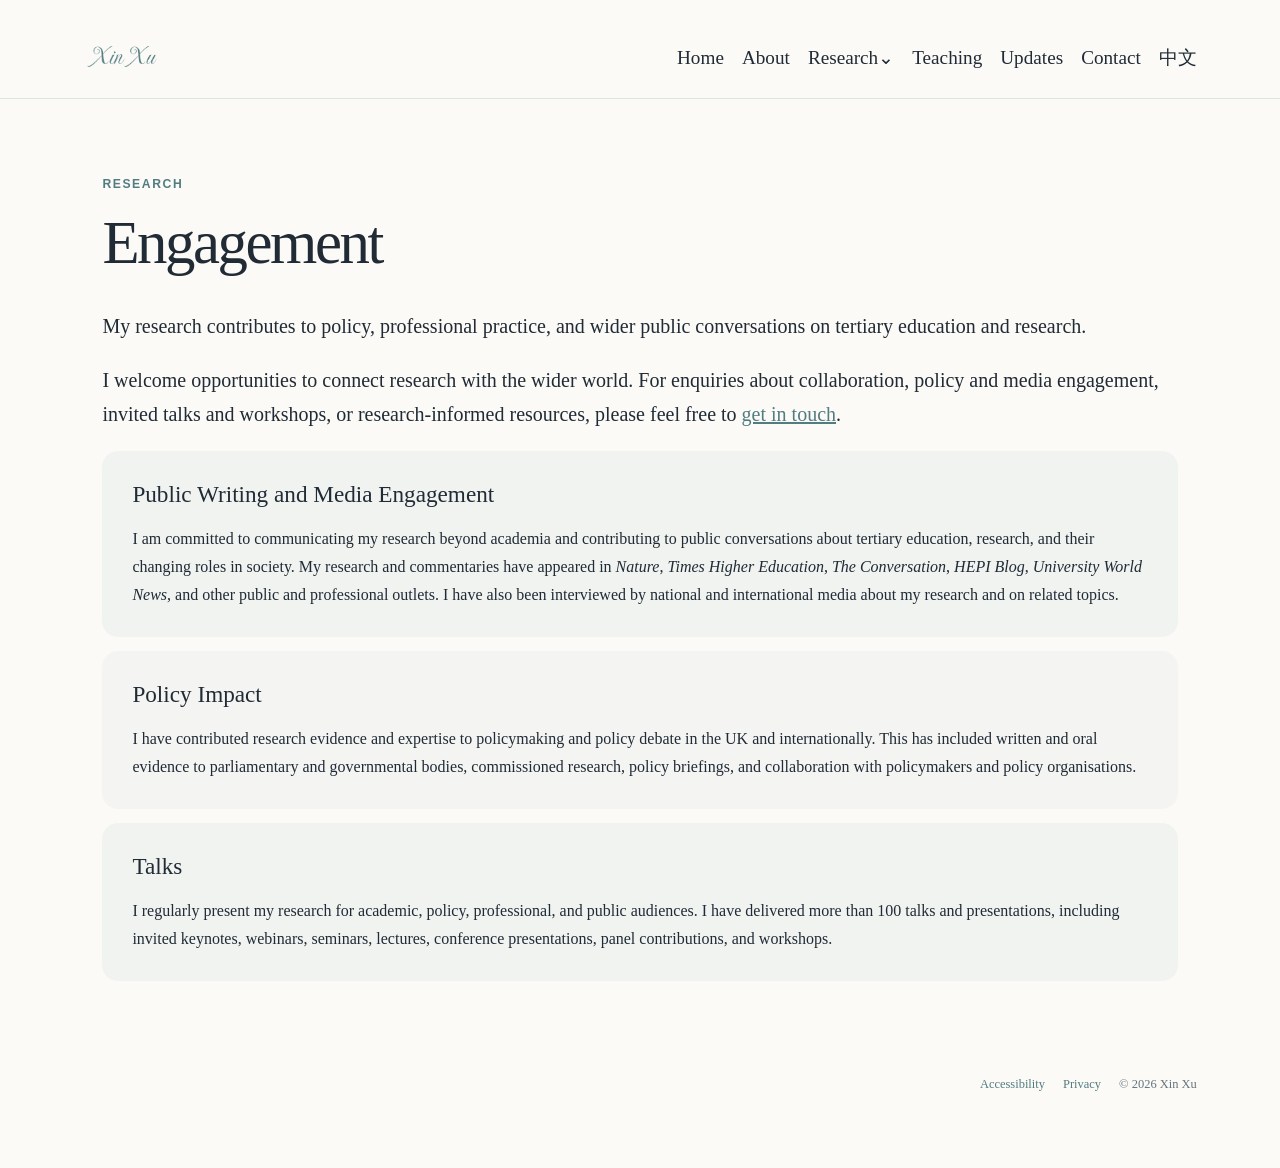
<file: engagement/index.html>
<!doctype html>
<html lang="en" class="">
<head>
  <meta charset="utf-8">
  <meta name="viewport" content="width=device-width, initial-scale=1, viewport-fit=cover">
  <link rel="icon" href="/assets/icons/favicon-heart.svg" type="image/svg+xml">
  <link rel="shortcut icon" href="/assets/icons/favicon-heart.svg" type="image/svg+xml">
  <link rel="apple-touch-icon" href="/assets/icons/favicon-heart.svg">
  <title>Dr Xin Xu</title>
  <meta name="description" content="Xin Xu’s research engagement across policy, professional practice, public writing, media, talks, and wider conversations on tertiary education and research.">
  <link rel="canonical" href="https://www.xin-xu.com/engagement/">
  
  <link rel="stylesheet" href="/assets/site.css">
  
  <script>const previewMode=new URLSearchParams(location.search).get('preview');document.documentElement.classList.toggle('mobile-preview',previewMode==='mobile-menu-fix');document.documentElement.classList.toggle('narrow-preview',previewMode==='narrow-phone');document.documentElement.classList.toggle('ipad-landscape',previewMode==='ipad-landscape');</script>
</head>
<body class="" data-route="engagement">
  <div class="shell">
    <header>
      <a class="home" href="/" aria-label="Return to front page"><img class="brand-name" src="/assets/img/xin-xu-wordmark.png" alt="Xin Xu"></a>
      <nav aria-label="Main navigation">
        <a href="/">Home</a><a href="/about/">About</a>
        <div class="drop"><button class="dropbtn" type="button" aria-haspopup="true" aria-expanded="false" aria-controls="research-menu">Research⌄</button><div class="dropmenu" id="research-menu"><a href="/research/">Overview</a><a href="/books/">Books</a><a href="/publications/">Publications</a><a href="/projects/">Projects</a><a href="/engagement/">Engagement</a></div></div>
        <a href="/teaching/">Teaching</a><span class="mobile-nav-break" aria-hidden="true"></span><a href="/updates/">Updates</a><a href="/contact/">Contact</a><a href="/chinese/">中文</a>
      </nav>
    </header>
    <main id="app"><section class="page"><div class="eyebrow">Research</div><h1>Engagement</h1><p class="lead">My research contributes to policy, professional practice, and wider public conversations on tertiary education and research.</p><p class="lead">I welcome opportunities to connect research with the wider world. For enquiries about collaboration, policy and media engagement, invited talks and workshops, or research-informed resources, please feel free to <a href="/contact/">get in touch</a>.</p><div class="teaching-blocks"><article class="item"><h2>Public Writing and Media Engagement</h2><p>I am committed to communicating my research beyond academia and contributing to public conversations about tertiary education, research, and their changing roles in society. My research and commentaries have appeared in <em>Nature</em>, <em>Times Higher Education</em>, <em>The Conversation</em>, <em>HEPI Blog</em>, <em>University World News</em>, and other public and professional outlets. I have also been interviewed by national and international media about my research and on related topics.</p></article><article class="item"><h2>Policy Impact</h2><p>I have contributed research evidence and expertise to policymaking and policy debate in the UK and internationally. This has included written and oral evidence to parliamentary and governmental bodies, commissioned research, policy briefings, and collaboration with policymakers and policy organisations.</p></article><article class="item"><h2>Talks</h2><p>I regularly present my research for academic, policy, professional, and public audiences. I have delivered more than 100 talks and presentations, including invited keynotes, webinars, seminars, lectures, conference presentations, panel contributions, and workshops.</p></article></div></section></main>
    <div class="footer"><a href="/accessibility/">Accessibility</a><a href="/privacy/">Privacy</a><span>© 2026 Xin Xu</span></div>
  </div>
  <div class="modal-backdrop" id="modalBackdrop" role="presentation"><section class="modal" role="dialog" aria-modal="true" aria-labelledby="modalTitle"><button class="modal-close" id="modalClose" aria-label="Close details">×</button><div class="eyebrow" id="modalType">Details</div><h2 id="modalTitle"></h2><div id="modalBody"></div></section></div>
  <script id="page-data" type="application/json">{}</script>
  <script src="/assets/site.js"></script>
</body>
</html>
</file>
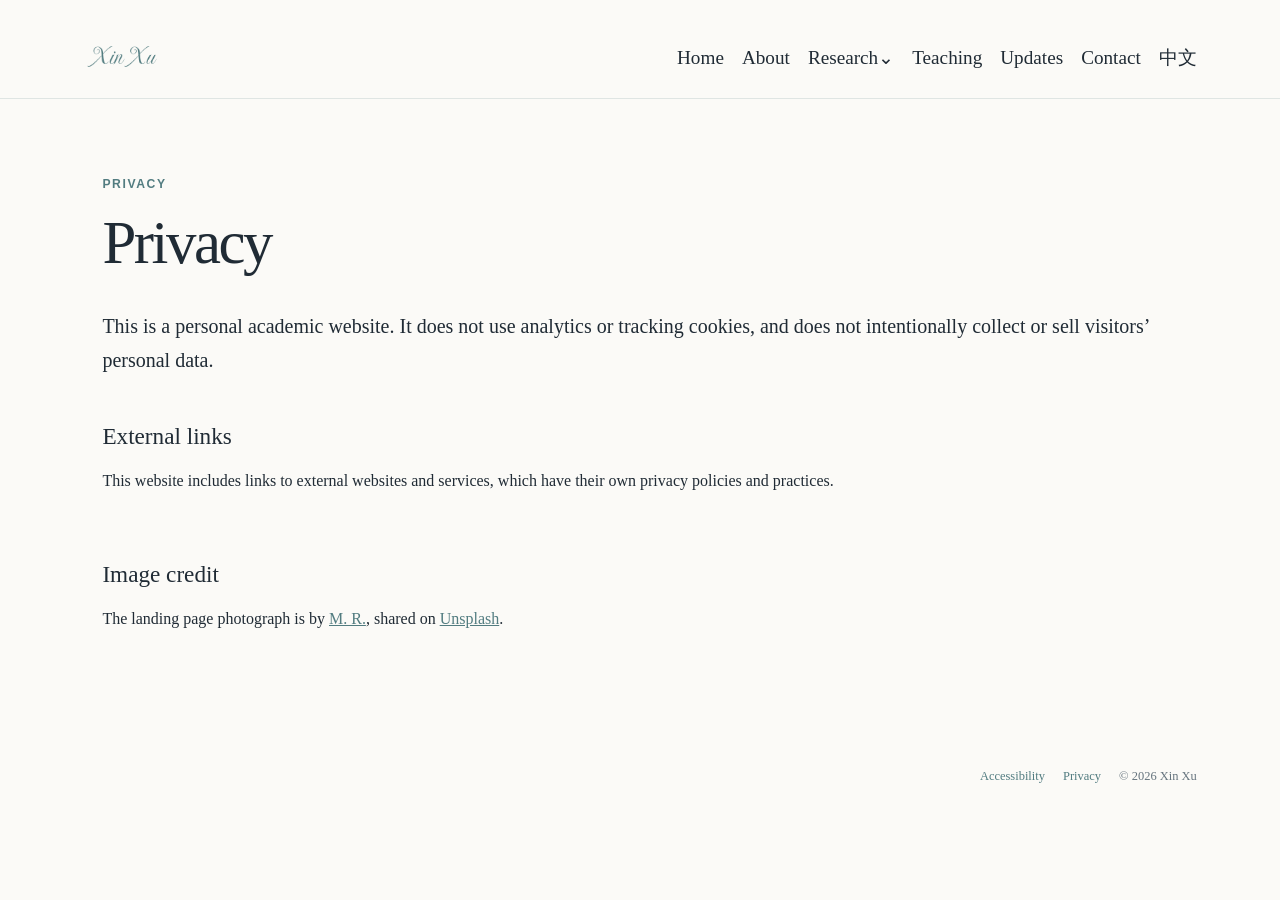
<file: privacy/index.html>
<!doctype html>
<html lang="en" class="">
<head>
  <meta charset="utf-8">
  <meta name="viewport" content="width=device-width, initial-scale=1, viewport-fit=cover">
  <link rel="icon" href="/assets/icons/favicon-heart.svg" type="image/svg+xml">
  <link rel="shortcut icon" href="/assets/icons/favicon-heart.svg" type="image/svg+xml">
  <link rel="apple-touch-icon" href="/assets/icons/favicon-heart.svg">
  <title>Dr Xin Xu</title>
  <meta name="description" content="Privacy information for Xin Xu’s personal academic website, including external links and image-credit information.">
  <link rel="canonical" href="https://www.xin-xu.com/privacy/">
  
  <link rel="stylesheet" href="/assets/site.css">
  
  <script>const previewMode=new URLSearchParams(location.search).get('preview');document.documentElement.classList.toggle('mobile-preview',previewMode==='mobile-menu-fix');document.documentElement.classList.toggle('narrow-preview',previewMode==='narrow-phone');document.documentElement.classList.toggle('ipad-landscape',previewMode==='ipad-landscape');</script>
</head>
<body class="" data-route="privacy">
  <div class="shell">
    <header>
      <a class="home" href="/" aria-label="Return to front page"><img class="brand-name" src="/assets/img/xin-xu-wordmark.png" alt="Xin Xu"></a>
      <nav aria-label="Main navigation">
        <a href="/">Home</a><a href="/about/">About</a>
        <div class="drop"><button class="dropbtn" type="button" aria-haspopup="true" aria-expanded="false" aria-controls="research-menu">Research⌄</button><div class="dropmenu" id="research-menu"><a href="/research/">Overview</a><a href="/books/">Books</a><a href="/publications/">Publications</a><a href="/projects/">Projects</a><a href="/engagement/">Engagement</a></div></div>
        <a href="/teaching/">Teaching</a><span class="mobile-nav-break" aria-hidden="true"></span><a href="/updates/">Updates</a><a href="/contact/">Contact</a><a href="/chinese/">中文</a>
      </nav>
    </header>
    <main id="app"><section class="page privacy-page"><div class="eyebrow">Privacy</div><h1>Privacy</h1><p class="lead">This is a personal academic website. It does not use analytics or tracking cookies, and does not intentionally collect or sell visitors’ personal data.</p><article class="item"><h2>External links</h2><p>This website includes links to external websites and services, which have their own privacy policies and practices.</p></article><article class="item"><h2>Image credit</h2><p>The landing page photograph is by <a href="https://unsplash.com/@wherearemyshoesdude" target="_blank" rel="noopener">M. R.</a>, shared on <a href="https://unsplash.com/photos/aerial-view-of-forest-9FOWMEFSvSw" target="_blank" rel="noopener">Unsplash</a>.</p></article></section></main>
    <div class="footer"><a href="/accessibility/">Accessibility</a><a href="/privacy/">Privacy</a><span>© 2026 Xin Xu</span></div>
  </div>
  <div class="modal-backdrop" id="modalBackdrop" role="presentation"><section class="modal" role="dialog" aria-modal="true" aria-labelledby="modalTitle"><button class="modal-close" id="modalClose" aria-label="Close details">×</button><div class="eyebrow" id="modalType">Details</div><h2 id="modalTitle"></h2><div id="modalBody"></div></section></div>
  <script id="page-data" type="application/json">{}</script>
  <script src="/assets/site.js"></script>
</body>
</html>
</file>
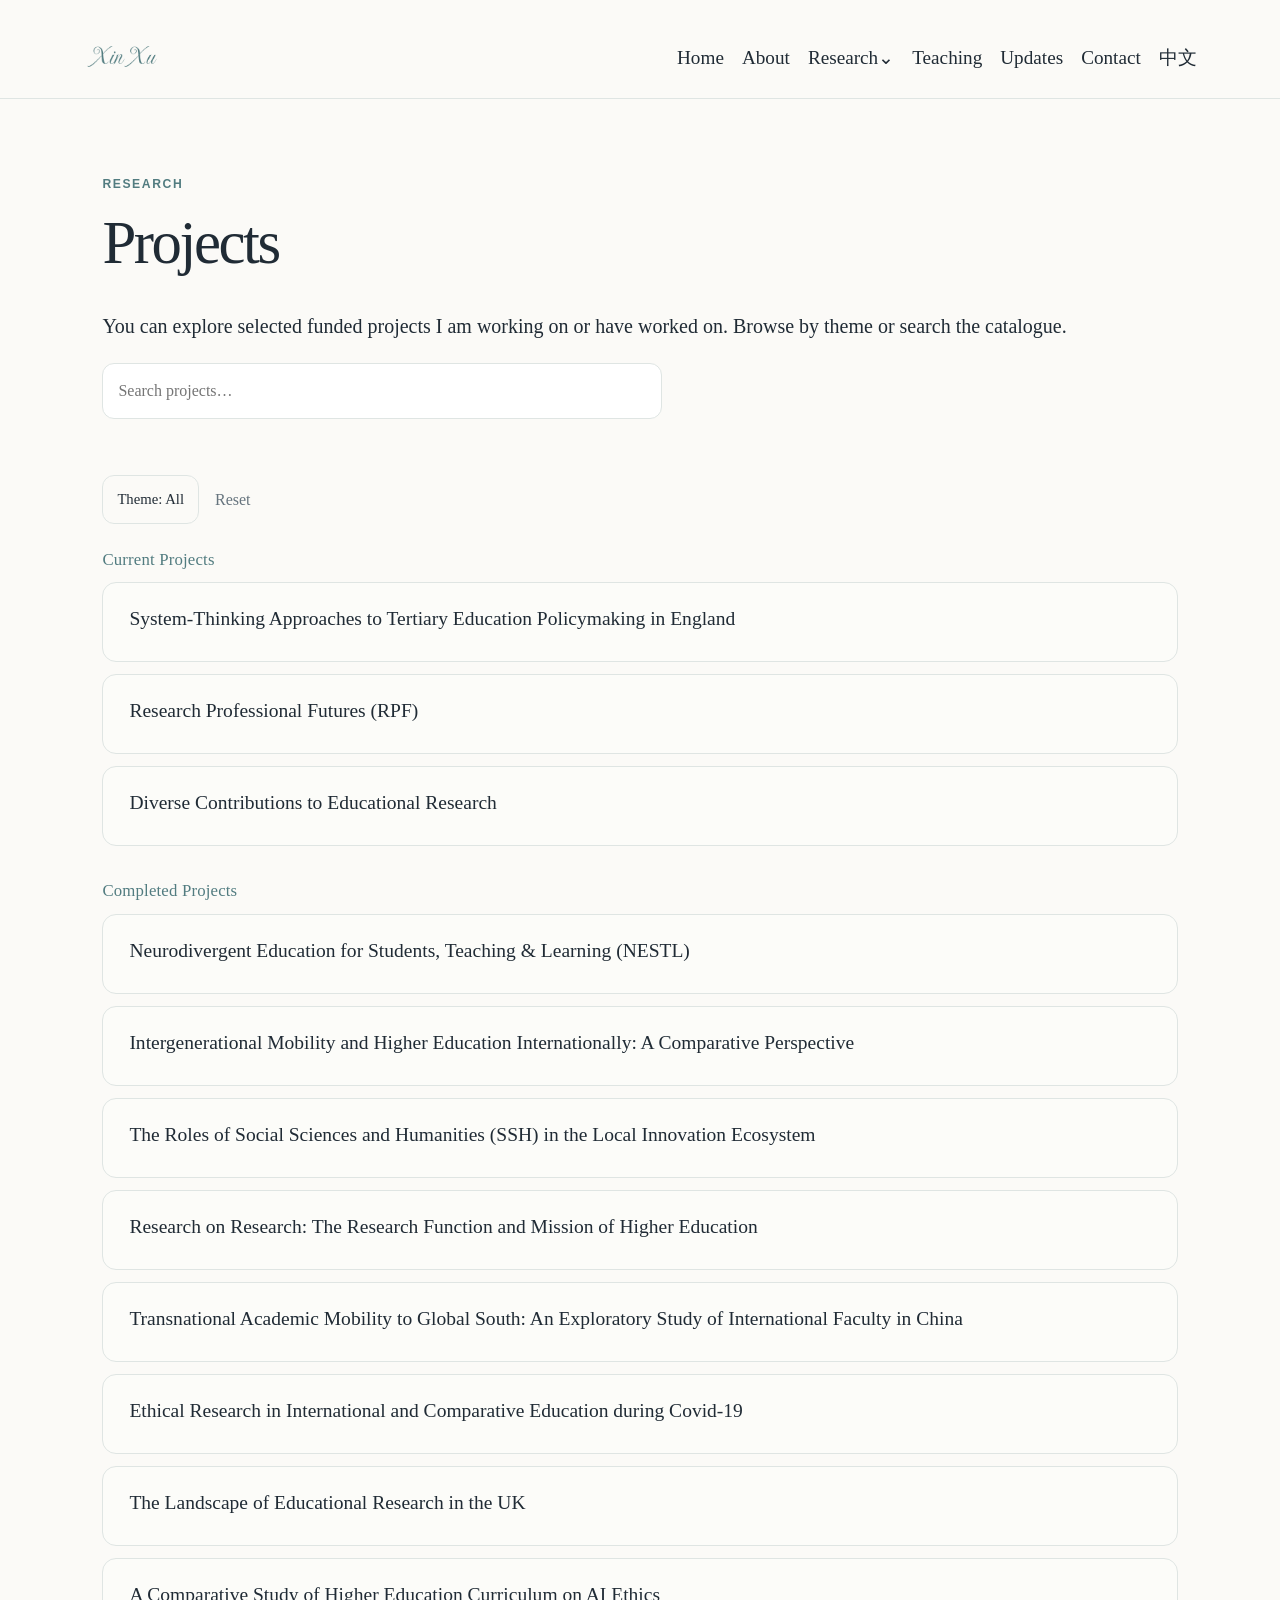
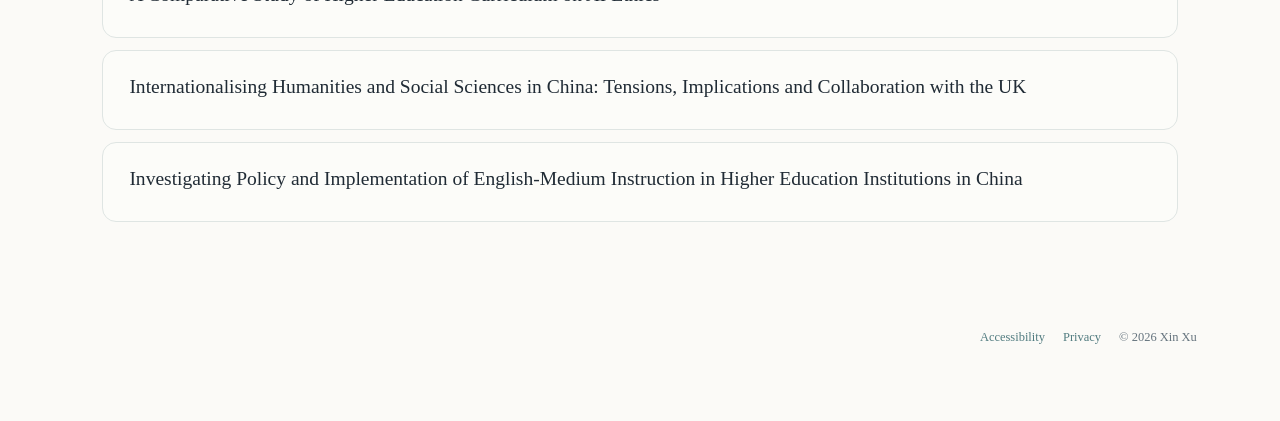
<file: projects/index.html>
<!doctype html>
<html lang="en" class="">
<head>
  <meta charset="utf-8">
  <meta name="viewport" content="width=device-width, initial-scale=1, viewport-fit=cover">
  <link rel="icon" href="/assets/icons/favicon-heart.svg" type="image/svg+xml">
  <link rel="shortcut icon" href="/assets/icons/favicon-heart.svg" type="image/svg+xml">
  <link rel="apple-touch-icon" href="/assets/icons/favicon-heart.svg">
  <title>Dr Xin Xu</title>
  <meta name="description" content="Selected current and completed research projects by Xin Xu across tertiary education, research on research, and internationalisation and global higher education.">
  <link rel="canonical" href="https://www.xin-xu.com/projects/">
  
  <link rel="stylesheet" href="/assets/site.css">
  
  <script>const previewMode=new URLSearchParams(location.search).get('preview');document.documentElement.classList.toggle('mobile-preview',previewMode==='mobile-menu-fix');document.documentElement.classList.toggle('narrow-preview',previewMode==='narrow-phone');document.documentElement.classList.toggle('ipad-landscape',previewMode==='ipad-landscape');</script>
</head>
<body class="" data-route="projects">
  <div class="shell">
    <header>
      <a class="home" href="/" aria-label="Return to front page"><img class="brand-name" src="/assets/img/xin-xu-wordmark.png" alt="Xin Xu"></a>
      <nav aria-label="Main navigation">
        <a href="/">Home</a><a href="/about/">About</a>
        <div class="drop"><button class="dropbtn" type="button" aria-haspopup="true" aria-expanded="false" aria-controls="research-menu">Research⌄</button><div class="dropmenu" id="research-menu"><a href="/research/">Overview</a><a href="/books/">Books</a><a href="/publications/">Publications</a><a href="/projects/">Projects</a><a href="/engagement/">Engagement</a></div></div>
        <a href="/teaching/">Teaching</a><span class="mobile-nav-break" aria-hidden="true"></span><a href="/updates/">Updates</a><a href="/contact/">Contact</a><a href="/chinese/">中文</a>
      </nav>
    </header>
    <main id="app"><section class="page projects-page"><div class="eyebrow">Research</div><h1>Projects</h1><p class="lead">You can explore selected funded projects I am working on or have worked on. Browse by theme or search the catalogue.</p><input class="search" id="search" type="search" placeholder="Search projects…" aria-label="Search projects"><div class="filterbar"><details class="filter-menu" data-filter-menu="theme"><summary>Theme: All</summary><div class="filter-options"><label><input type="checkbox" data-filter="theme" value="Tertiary education"> <span>Tertiary education</span></label><label><input type="checkbox" data-filter="theme" value="Research on research"> <span>Research on research</span></label><label><input type="checkbox" data-filter="theme" value="Internationalisation and global higher education"> <span>Internationalisation and global higher education</span></label></div></details><button class="filter-reset" type="button" data-reset-filters>Reset</button></div><div class="panel active" data-panel="catalogue"><h2 class="project-group-label">Current Projects</h2><article class="item searchable clickable" data-kind="project" data-index="0" data-themes="Tertiary education" data-search="system-thinking approaches to tertiary education policymaking in england this project explores how system-thinking approaches can support more coherent, collaborative, and coordinated tertiary education policymaking in england. it examines relationships across education, training, research, and innovation through reviews of research and policy, stakeholder interviews, and workshops. principal investigator john fell fund, university of oxford 2024–26 tertiary education collaboration and competition in england’s tertiary education: an integrative review of three decades of research" tabindex="0" role="button"><h2>System-Thinking Approaches to Tertiary Education Policymaking in England</h2></article><article class="item searchable clickable" data-kind="project" data-index="1" data-themes="Research on research;Tertiary education" data-search="research professional futures (rpf) research professional futures is a four-year national initiative examining the roles, careers, cultures, experiences, and development of research professionals in uk higher education. our oxford research team is contributing reviews, interviews, focus groups, surveys, case studies, and other strands of research to build an evidence base for the future development and recognition of research professional careers. co-investigator research england development (red) fund 2026–29 research on research tertiary education" tabindex="0" role="button"><h2>Research Professional Futures (RPF)</h2></article><article class="item searchable clickable" data-kind="project" data-index="2" data-themes="Research on research" data-search="diverse contributions to educational research this project examines how different forms of contribution to educational research are understood, recognised, credited, and supported. drawing on reviews of literature and journal guidelines, as well as interviews and workshops with a wide range of educational researchers, professionals, editors, and other contributors, it explores who contributes to research, what counts as a contribution, and how educational research can better recognise and support diverse contributors. principal investigator research culture project fund, department of education, university of oxford 2024–26 research on research" tabindex="0" role="button"><h2>Diverse Contributions to Educational Research</h2></article><h2 class="project-group-label">Completed Projects</h2><article class="item searchable clickable" data-kind="project" data-index="3" data-themes="Tertiary education" data-search="neurodivergent education for students, teaching &amp; learning (nestl) nestl explored how teaching and learning can become more neurodivergent-inclusive. working with neurodivergent students and educators, the project co-developed a practical toolkit with suggestions, case studies, and resources covering awareness and understanding; teaching practice, space, and materials; assessment and feedback; and adjustment and support. the project was highly commended in the university of oxford vice-chancellor’s awards 2026. co-principal investigator teaching development and enhancement project (tdep) award, university of oxford 2024–25 tertiary education neurodivergent education for students, teaching &amp; learning (nestl) toolkit" tabindex="0" role="button"><h2>Neurodivergent Education for Students, Teaching &amp; Learning (NESTL)</h2></article><article class="item searchable clickable" data-kind="project" data-index="4" data-themes="Tertiary education;Internationalisation and global higher education" data-search="intergenerational mobility and higher education internationally: a comparative perspective this project examined whether higher education can contribute more effectively to intergenerational social mobility. it compared higher education systems and social mobility policies across countries with different mobility outcomes and identified lessons for improving access, participation, and outcomes in the uk and us. co-investigator the sutton trust 2025 tertiary education internationalisation and global higher education degrees of difference: international higher education and social mobility facilitating intergenerational social mobility through higher education: three challenges for policymakers" tabindex="0" role="button"><h2>Intergenerational Mobility and Higher Education Internationally: A Comparative Perspective</h2></article><article class="item searchable clickable" data-kind="project" data-index="5" data-themes="Research on research;Tertiary education" data-search="the roles of social sciences and humanities (ssh) in the local innovation ecosystem this project explored the roles of social sciences and humanities in the local innovation ecosystem, taking oxford as a case study and drawing on stakeholder interviews and network mapping. it investigated the contributions of ssh to local innovation, the dynamics of the local innovation ecosystem, and the positions and relationships of different institutions and stakeholders within it. principal investigator department of education, university of oxford 2024–25 research on research tertiary education" tabindex="0" role="button"><h2>The Roles of Social Sciences and Humanities (SSH) in the Local Innovation Ecosystem</h2></article><article class="item searchable clickable" data-kind="project" data-index="6" data-themes="Research on research;Tertiary education" data-search="research on research: the research function and mission of higher education this international research on research programme examined research as a central function of higher education, including research cultures and careers, organisational environments, assessment systems, policy and funding, research outputs, and the wider public contributions and value of research. its comparative evidence base included global stakeholder interviews, policy documents, multilingual interviews with academic and professional staff, bibliometric analysis, and institutional case studies across six countries. researcher economic and social research council (esrc), through the centre for global higher education 2020–24 research on research tertiary education" tabindex="0" role="button"><h2>Research on Research: The Research Function and Mission of Higher Education</h2></article><article class="item searchable clickable" data-kind="project" data-index="7" data-themes="Internationalisation and global higher education;Research on research;Tertiary education" data-search="transnational academic mobility to global south: an exploratory study of international faculty in china this project investigated international academics working in chinese universities, drawing on survey and interview data across institutions and disciplines. it examined international academic mobility to china and used this empirical work to reconsider global academic mobility beyond conventional flows towards euro-american higher education systems. co-principal investigator society for research into higher education 2020–22 internationalisation and global higher education research on research tertiary education the golden guests? international faculty in mainland chinese universities international academics in mainland china: what do we know and what do we need to know?" tabindex="0" role="button"><h2>Transnational Academic Mobility to Global South: An Exploratory Study of International Faculty in China</h2></article><article class="item searchable clickable" data-kind="project" data-index="8" data-themes="Research on research;Internationalisation and global higher education" data-search="ethical research in international and comparative education during covid-19 this project investigated ethical issues and challenges in international and comparative education research during the covid-19 pandemic. it combined philosophical and empirical inquiry, drawing on existing literature, ethical frameworks, and interviews with stakeholders in comparative and international education. co-investigator british association for international and comparative education 2020–21 research on research internationalisation and global higher education" tabindex="0" role="button"><h2>Ethical Research in International and Comparative Education during Covid-19</h2></article><article class="item searchable clickable" data-kind="project" data-index="9" data-themes="Research on research" data-search="the landscape of educational research in the uk this project examined the landscape of educational research in the uk, contributing evidence on the organisation, capacity, characteristics, and development of educational research. researcher british academy and royal society 2020–21 research on research the landscape of educational research in the uk (compulsory and post-compulsory)" tabindex="0" role="button"><h2>The Landscape of Educational Research in the UK</h2></article><article class="item searchable clickable" data-kind="project" data-index="10" data-themes="Tertiary education" data-search="a comparative study of higher education curriculum on ai ethics this project examined higher education curricula on ai ethics through a comparison of the uk, us, and china, alongside analysis of relevant national policies. principal investigator department of education, university of oxford 2020 tertiary education" tabindex="0" role="button"><h2>A Comparative Study of Higher Education Curriculum on AI Ethics</h2></article><article class="item searchable clickable" data-kind="project" data-index="11" data-themes="Research on research;Internationalisation and global higher education" data-search="internationalising humanities and social sciences in china: tensions, implications and collaboration with the uk this esrc postdoctoral research fellowship extended my doctoral research on the internationalisation and evaluation of humanities and social sciences research in mainland china. the covid-19 pandemic disrupted the project’s original plans in early 2020, while also providing a broader context for investigating tensions, inequalities, and changes in global research. principal investigator economic and social research council (esrc) postdoctoral research fellowship 2019–20 research on research internationalisation and global higher education china ‘goes out’ in a centre–periphery world: incentivizing international publications in the humanities and social sciences internationalization of chinese humanities and social sciences impacts of covid-19 pandemic on global research" tabindex="0" role="button"><h2>Internationalising Humanities and Social Sciences in China: Tensions, Implications and Collaboration with the UK</h2></article><article class="item searchable clickable" data-kind="project" data-index="12" data-themes="Tertiary education;Internationalisation and global higher education" data-search="investigating policy and implementation of english-medium instruction in higher education institutions in china this project investigated the policy and implementation of english-medium instruction in chinese higher education. drawing on policy analysis, interviews, and surveys across multiple universities, it examined how emi policy was interpreted and implemented at institutional, programme, teacher, and student levels. researcher british council china 2019 tertiary education internationalisation and global higher education investigating policy and implementation of english-medium instruction in higher education institutions in china the incentivisation of english medium instruction in chinese universities: policy misfires and misalignments" tabindex="0" role="button"><h2>Investigating Policy and Implementation of English-Medium Instruction in Higher Education Institutions in China</h2></article></div><p class="filter-empty">No projects match these selections.</p></section></main>
    <div class="footer"><a href="/accessibility/">Accessibility</a><a href="/privacy/">Privacy</a><span>© 2026 Xin Xu</span></div>
  </div>
  <div class="modal-backdrop" id="modalBackdrop" role="presentation"><section class="modal" role="dialog" aria-modal="true" aria-labelledby="modalTitle"><button class="modal-close" id="modalClose" aria-label="Close details">×</button><div class="eyebrow" id="modalType">Details</div><h2 id="modalTitle"></h2><div id="modalBody"></div></section></div>
  <script id="page-data" type="application/json">{"projects":[{"id":"system-thinking-approaches-to-tertiary-education-policymaking-in-england","title":"System-Thinking Approaches to Tertiary Education Policymaking in England","funder":"John Fell Fund, University of Oxford","role":"Principal Investigator","summary":"This project explores how system-thinking approaches can support more coherent, collaborative, and coordinated tertiary education policymaking in England. It examines relationships across education, training, research, and innovation through reviews of research and policy, stakeholder interviews, and workshops.","themes":["Tertiary education"],"dates":"2024–26","selectedPublications":[{"title":"Collaboration and competition in England’s tertiary education: an integrative review of three decades of research","url":"https://doi.org/10.1080/23322969.2026.2730226"}],"projectPage":"https://www.education.ox.ac.uk/project/system-thinking-approaches-to-tertiary-education-policymaking-in-england/","group":"Current Projects"},{"id":"research-professional-futures-rpf","title":"Research Professional Futures (RPF)","funder":"Research England Development (RED) Fund","role":"Co-Investigator","summary":"Research Professional Futures is a four-year national initiative examining the roles, careers, cultures, experiences, and development of research professionals in UK higher education. Our Oxford research team is contributing reviews, interviews, focus groups, surveys, case studies, and other strands of research to build an evidence base for the future development and recognition of research professional careers.","themes":["Research on research","Tertiary education"],"dates":"2026–29","projectPage":"https://www.education.ox.ac.uk/project/research-professional-futures-rpf/","group":"Current Projects"},{"id":"diverse-contributions-to-educational-research","title":"Diverse Contributions to Educational Research","funder":"Research Culture Project Fund, Department of Education, University of Oxford","role":"Principal Investigator","summary":"This project examines how different forms of contribution to educational research are understood, recognised, credited, and supported. Drawing on reviews of literature and journal guidelines, as well as interviews and workshops with a wide range of educational researchers, professionals, editors, and other contributors, it explores who contributes to research, what counts as a contribution, and how educational research can better recognise and support diverse contributors.","themes":["Research on research"],"dates":"2024–26","projectPage":"https://www.education.ox.ac.uk/project/diverse-contributions-to-educational-research/","group":"Current Projects"},{"id":"neurodivergent-education-for-students-teaching-learning-nestl","title":"Neurodivergent Education for Students, Teaching & Learning (NESTL)","funder":"Teaching Development and Enhancement Project (TDEP) Award, University of Oxford","role":"Co-Principal Investigator","summary":"NESTL explored how teaching and learning can become more neurodivergent-inclusive. Working with neurodivergent students and educators, the project co-developed a practical toolkit with suggestions, case studies, and resources covering awareness and understanding; teaching practice, space, and materials; assessment and feedback; and adjustment and support. The project was Highly Commended in the University of Oxford Vice-Chancellor’s Awards 2026.","themes":["Tertiary education"],"dates":"2024–25","selectedPublications":[{"title":"Neurodivergent Education for Students, Teaching & Learning (NESTL) Toolkit","url":"https://www.education.ox.ac.uk/project/neurodivergent-education-for-students-teaching-learning-nestl/"}],"projectPage":"https://www.education.ox.ac.uk/project/neurodivergent-education-for-students-teaching-learning-nestl/","group":"Completed Projects"},{"id":"intergenerational-mobility-and-higher-education-internationally-a-comparative-perspective","title":"Intergenerational Mobility and Higher Education Internationally: A Comparative Perspective","funder":"The Sutton Trust","role":"Co-Investigator","summary":"This project examined whether higher education can contribute more effectively to intergenerational social mobility. It compared higher education systems and social mobility policies across countries with different mobility outcomes and identified lessons for improving access, participation, and outcomes in the UK and US.","themes":["Tertiary education","Internationalisation and global higher education"],"dates":"2025","selectedPublications":[{"title":"Degrees of Difference: International Higher Education and Social Mobility","url":"https://www.suttontrust.com/our-research/degrees-of-difference/"},{"title":"Facilitating intergenerational social mobility through higher education: three challenges for policymakers","url":"https://doi.org/10.1080/23322969.2026.2669090"}],"projectPage":"https://www.education.ox.ac.uk/project/intergenerational-mobility-and-higher-education-internationally-a-comparative-perspective/","group":"Completed Projects"},{"id":"the-roles-of-social-sciences-and-humanities-ssh-in-the-local-innovation-ecosystem","title":"The Roles of Social Sciences and Humanities (SSH) in the Local Innovation Ecosystem","funder":"Department of Education, University of Oxford","role":"Principal Investigator","summary":"This project explored the roles of social sciences and humanities in the local innovation ecosystem, taking Oxford as a case study and drawing on stakeholder interviews and network mapping. It investigated the contributions of SSH to local innovation, the dynamics of the local innovation ecosystem, and the positions and relationships of different institutions and stakeholders within it.","themes":["Research on research","Tertiary education"],"dates":"2024–25","group":"Completed Projects"},{"id":"research-on-research-the-research-function-and-mission-of-higher-education","title":"Research on Research: The Research Function and Mission of Higher Education","funder":"Economic and Social Research Council (ESRC), through the Centre for Global Higher Education","role":"Researcher","summary":"This international Research on Research programme examined research as a central function of higher education, including research cultures and careers, organisational environments, assessment systems, policy and funding, research outputs, and the wider public contributions and value of research. Its comparative evidence base included global stakeholder interviews, policy documents, multilingual interviews with academic and professional staff, bibliometric analysis, and institutional case studies across six countries.","themes":["Research on research","Tertiary education"],"dates":"2020–24","projectPage":"https://www.researchcghe.org/research/research-on-research-the-research-function-and-mission-of-higher-education/","group":"Completed Projects"},{"id":"transnational-academic-mobility-to-global-south-an-exploratory-study-of-international-faculty-in-china","title":"Transnational Academic Mobility to Global South: An Exploratory Study of International Faculty in China","funder":"Society for Research into Higher Education","role":"Co-Principal Investigator","summary":"This project investigated international academics working in Chinese universities, drawing on survey and interview data across institutions and disciplines. It examined international academic mobility to China and used this empirical work to reconsider global academic mobility beyond conventional flows towards Euro-American higher education systems.","themes":["Internationalisation and global higher education","Research on research","Tertiary education"],"dates":"2020–22","selectedPublications":[{"title":"The Golden Guests? International Faculty in Mainland Chinese Universities","url":"https://srhe.ac.uk/wp-content/uploads/2021/10/SRHE-Research-Report_Marini_Xu_Oct-2021_Final.pdf"},{"title":"International academics in mainland China: what do we know and what do we need to know?","url":"https://doi.org/10.1080/21568235.2022.2074865"}],"projectPage":"https://www.education.ox.ac.uk/project/transnational-academic-mobility-to-global-south-an-exploratory-study-of-international-faculty-in-china/","group":"Completed Projects"},{"id":"ethical-research-in-international-and-comparative-education-during-covid-19","title":"Ethical Research in International and Comparative Education during Covid-19","funder":"British Association for International and Comparative Education","role":"Co-Investigator","summary":"This project investigated ethical issues and challenges in international and comparative education research during the COVID-19 pandemic. It combined philosophical and empirical inquiry, drawing on existing literature, ethical frameworks, and interviews with stakeholders in comparative and international education.","themes":["Research on research","Internationalisation and global higher education"],"dates":"2020–21","projectPage":"https://www.education.ox.ac.uk/project/ethical-research-in-international-and-comparative-education-during-covid-19/","group":"Completed Projects"},{"id":"the-landscape-of-educational-research-in-the-uk","title":"The Landscape of Educational Research in the UK","funder":"British Academy and Royal Society","role":"Researcher","summary":"This project examined the landscape of educational research in the UK, contributing evidence on the organisation, capacity, characteristics, and development of educational research.","themes":["Research on research"],"dates":"2020–21","selectedPublications":[{"title":"The Landscape of Educational Research in the UK (Compulsory and Post-compulsory)","url":"https://www.thebritishacademy.ac.uk/publications/landscape-educational-research/"}],"group":"Completed Projects"},{"id":"a-comparative-study-of-higher-education-curriculum-on-ai-ethics","title":"A Comparative Study of Higher Education Curriculum on AI Ethics","funder":"Department of Education, University of Oxford","role":"Principal Investigator","summary":"This project examined higher education curricula on AI ethics through a comparison of the UK, US, and China, alongside analysis of relevant national policies.","themes":["Tertiary education"],"dates":"2020","group":"Completed Projects"},{"id":"internationalising-humanities-and-social-sciences-in-china-tensions-implications-and-collaboration-with-the-uk","title":"Internationalising Humanities and Social Sciences in China: Tensions, Implications and Collaboration with the UK","funder":"Economic and Social Research Council (ESRC) Postdoctoral Research Fellowship","role":"Principal Investigator","summary":"This ESRC Postdoctoral Research Fellowship extended my doctoral research on the internationalisation and evaluation of humanities and social sciences research in mainland China. The COVID-19 pandemic disrupted the project’s original plans in early 2020, while also providing a broader context for investigating tensions, inequalities, and changes in global research.","themes":["Research on research","Internationalisation and global higher education"],"dates":"2019–20","selectedPublications":[{"title":"China ‘goes out’ in a centre–periphery world: incentivizing international publications in the humanities and social sciences","url":"https://doi.org/10.1007/s10734-019-00470-9"},{"title":"Internationalization of Chinese humanities and social sciences","url":"https://doi.org/10.5040/9781350216273.ch-007"},{"title":"Impacts of COVID-19 pandemic on global research","url":"https://ora.ox.ac.uk/objects/uuid%3Aefc16fec-61d4-456a-9ab3-b4c49b1b0b62"}],"group":"Completed Projects"},{"id":"investigating-policy-and-implementation-of-english-medium-instruction-in-higher-education-institutions-in-china","title":"Investigating Policy and Implementation of English-Medium Instruction in Higher Education Institutions in China","funder":"British Council China","role":"Researcher","summary":"This project investigated the policy and implementation of English-medium instruction in Chinese higher education. Drawing on policy analysis, interviews, and surveys across multiple universities, it examined how EMI policy was interpreted and implemented at institutional, programme, teacher, and student levels.","themes":["Tertiary education","Internationalisation and global higher education"],"dates":"2019","selectedPublications":[{"title":"Investigating policy and implementation of English-medium instruction in higher education institutions in China","url":"https://www.britishcouncil.cn/sites/default/files/k155_investigating_policy_implementation_emi_china_web.pdf"},{"title":"The incentivisation of English medium instruction in Chinese universities: policy misfires and misalignments","url":"https://doi.org/10.1515/applirev-2021-0181"}],"group":"Completed Projects"}]}</script>
  <script src="/assets/site.js"></script>
</body>
</html>
</file>
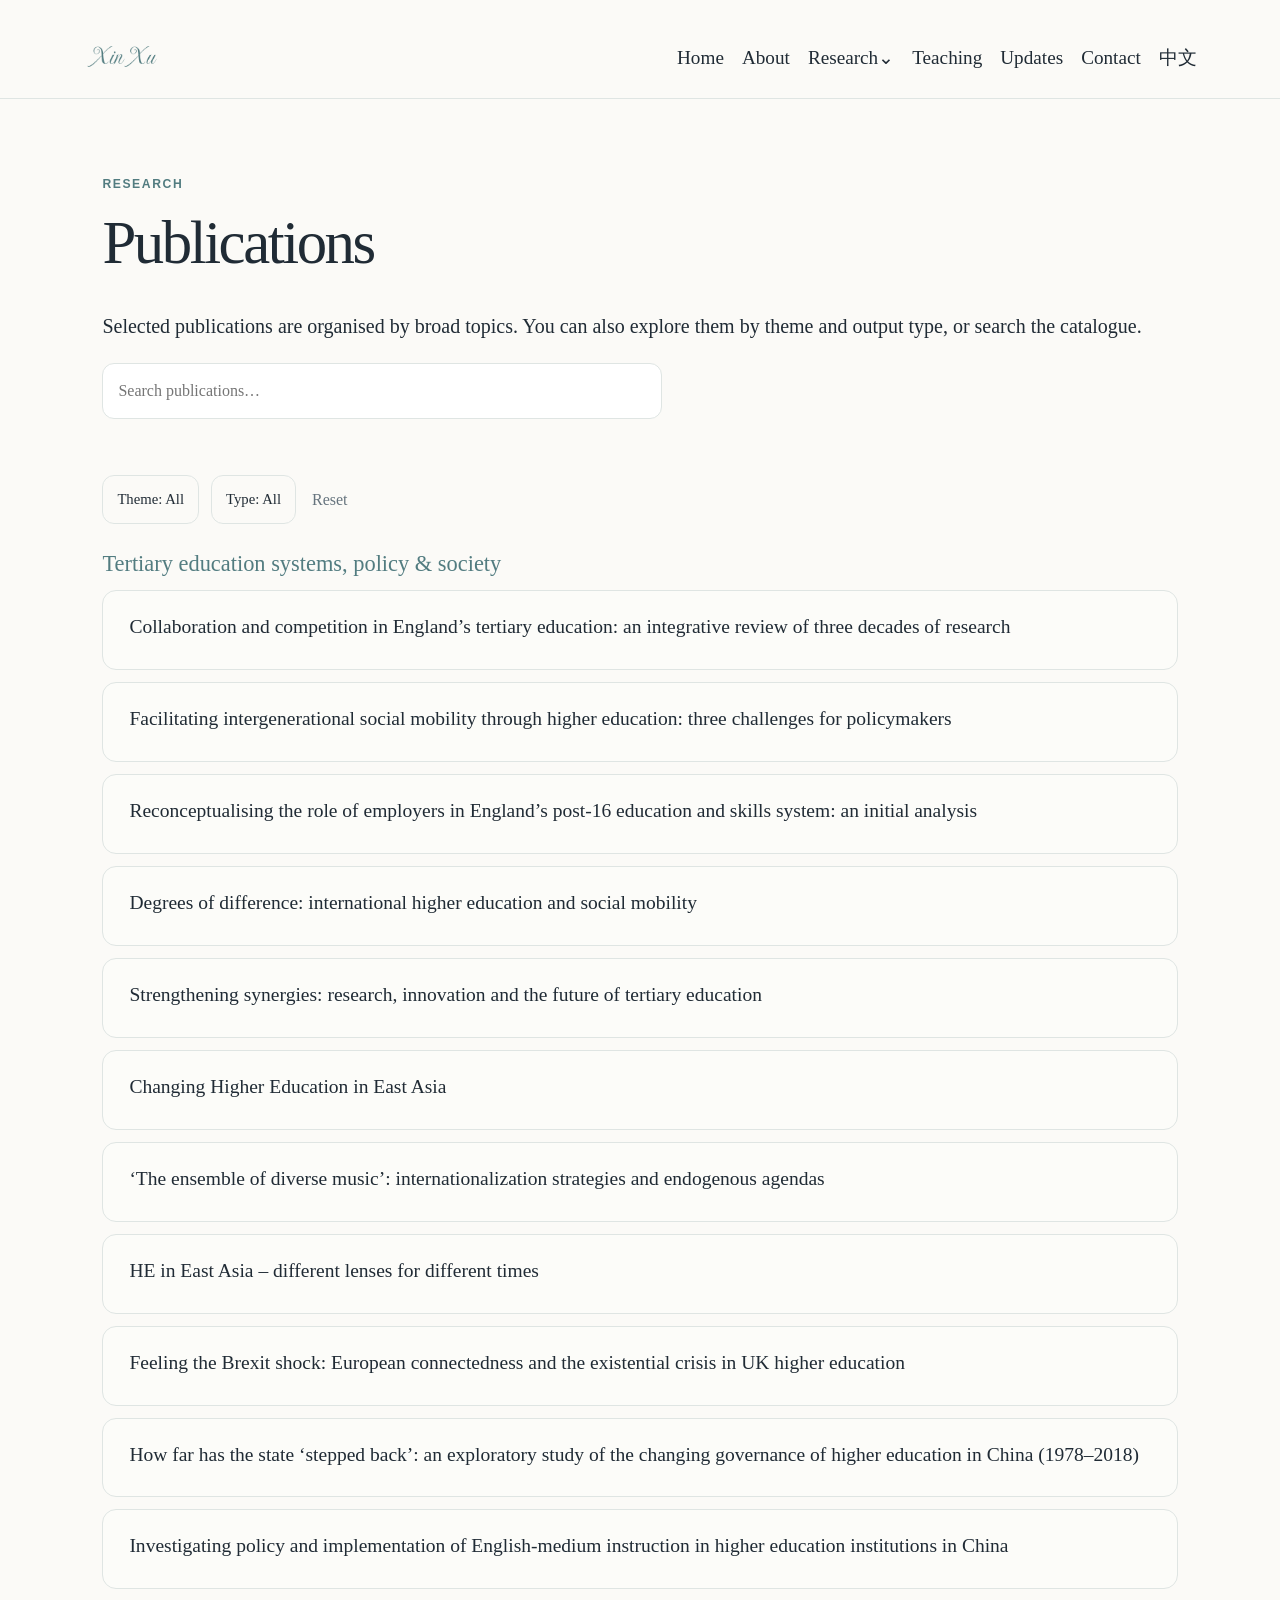
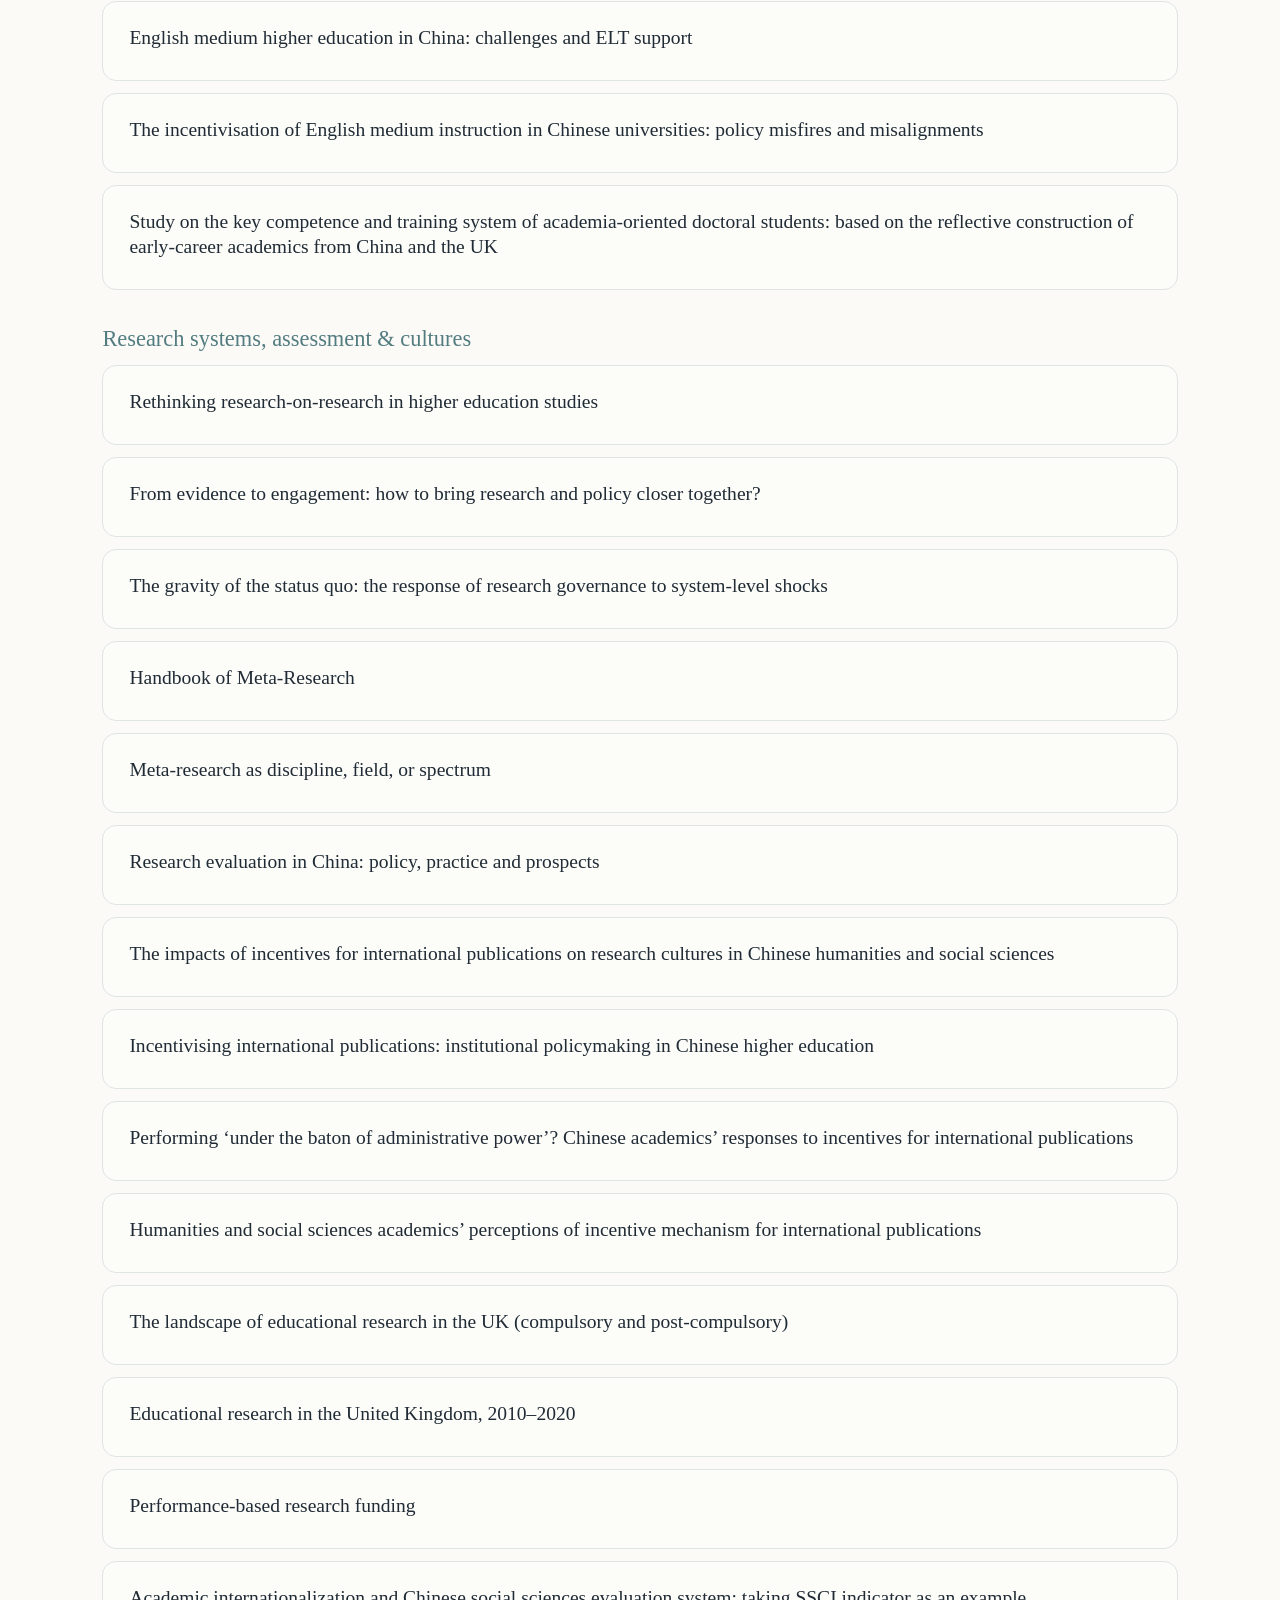
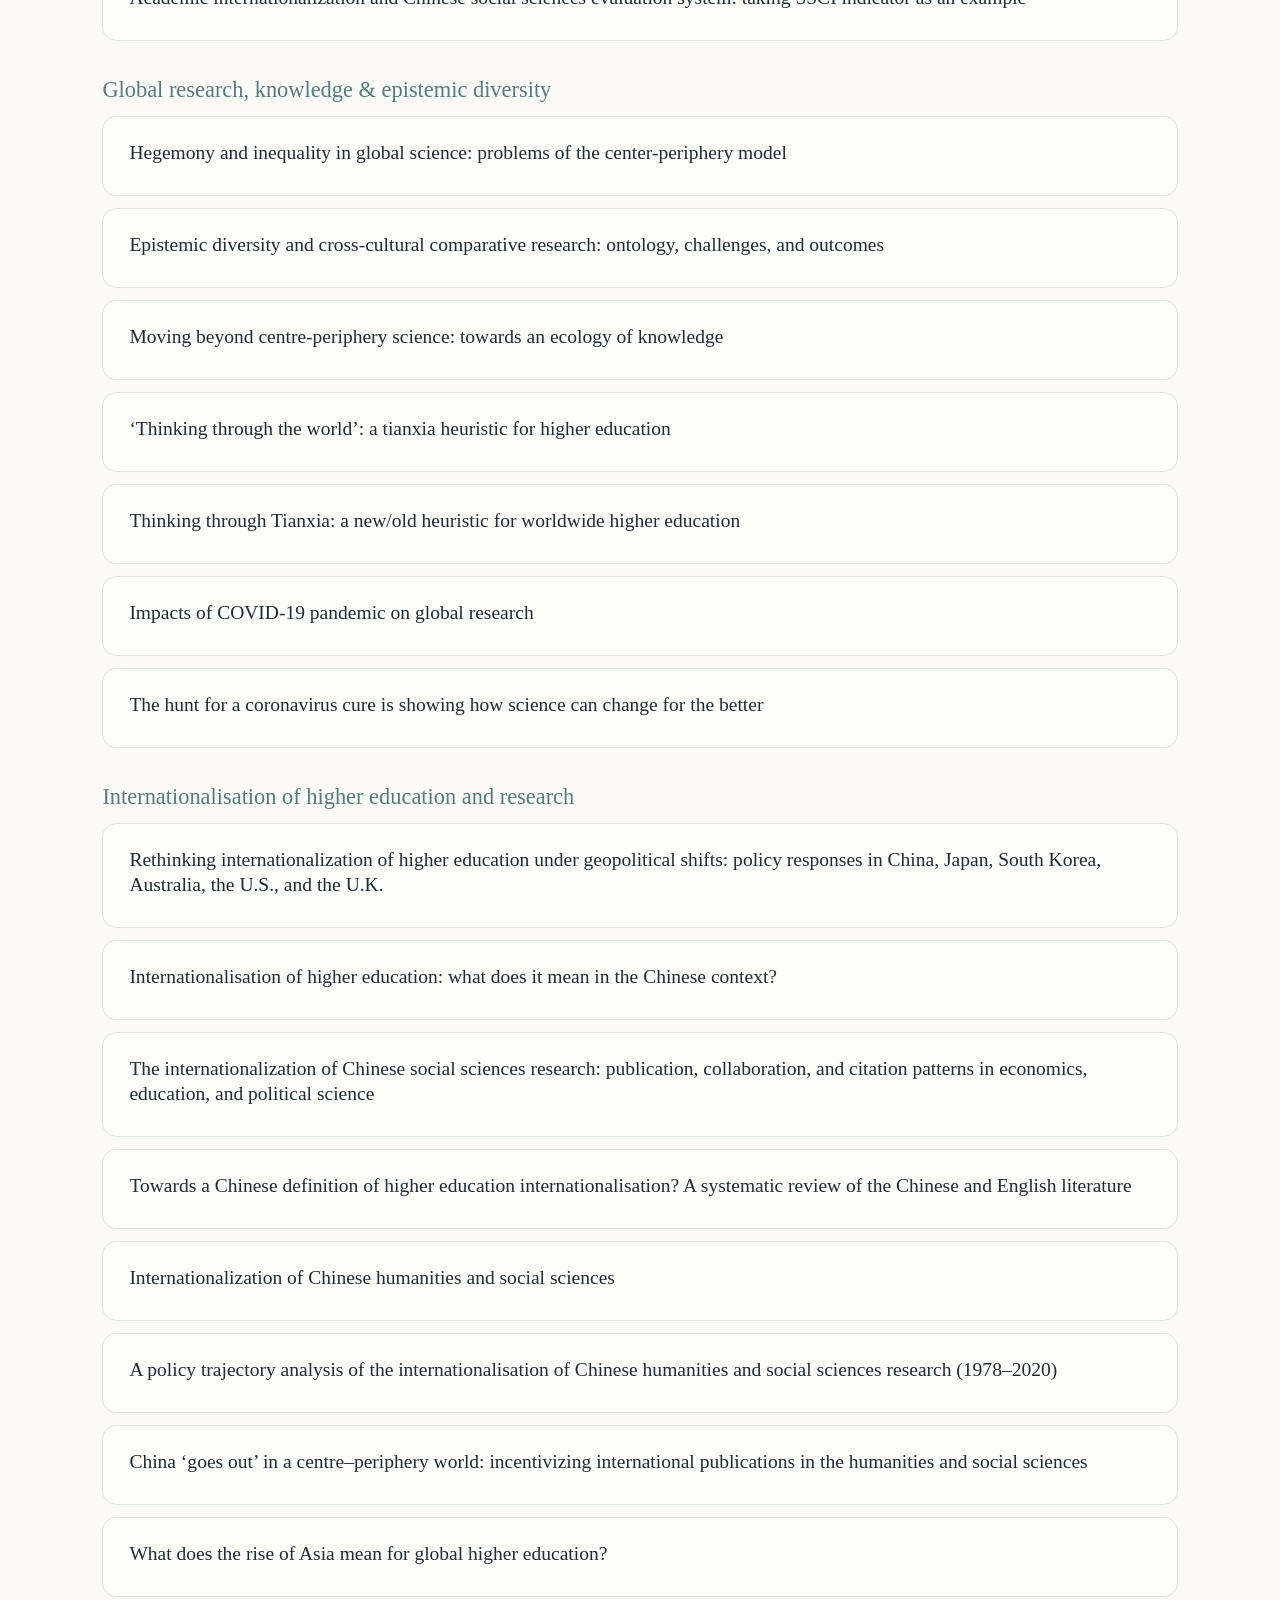
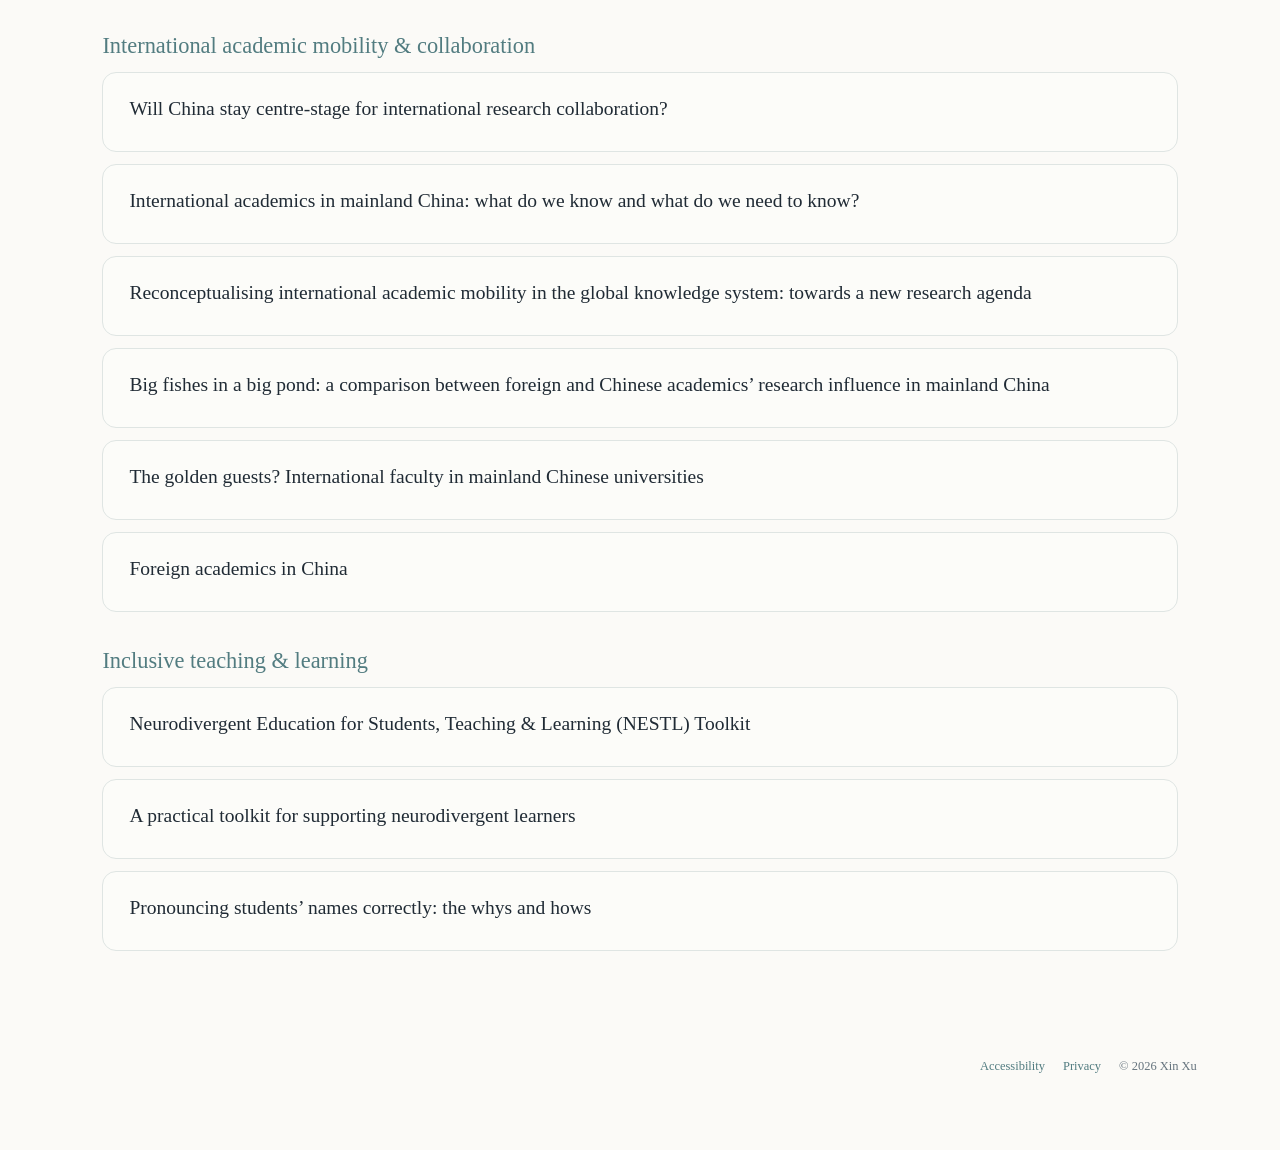
<file: publications/index.html>
<!doctype html>
<html lang="en" class="">
<head>
  <meta charset="utf-8">
  <meta name="viewport" content="width=device-width, initial-scale=1, viewport-fit=cover">
  <link rel="icon" href="/assets/icons/favicon-heart.svg" type="image/svg+xml">
  <link rel="shortcut icon" href="/assets/icons/favicon-heart.svg" type="image/svg+xml">
  <link rel="apple-touch-icon" href="/assets/icons/favicon-heart.svg">
  <title>Dr Xin Xu</title>
  <meta name="description" content="Explore selected publications by Xin Xu across tertiary education, research on research, and internationalisation and global higher education.">
  <link rel="canonical" href="https://www.xin-xu.com/publications/">
  
  <link rel="stylesheet" href="/assets/site.css">
  
  <script>const previewMode=new URLSearchParams(location.search).get('preview');document.documentElement.classList.toggle('mobile-preview',previewMode==='mobile-menu-fix');document.documentElement.classList.toggle('narrow-preview',previewMode==='narrow-phone');document.documentElement.classList.toggle('ipad-landscape',previewMode==='ipad-landscape');</script>
</head>
<body class="" data-route="publications">
  <div class="shell">
    <header>
      <a class="home" href="/" aria-label="Return to front page"><img class="brand-name" src="/assets/img/xin-xu-wordmark.png" alt="Xin Xu"></a>
      <nav aria-label="Main navigation">
        <a href="/">Home</a><a href="/about/">About</a>
        <div class="drop"><button class="dropbtn" type="button" aria-haspopup="true" aria-expanded="false" aria-controls="research-menu">Research⌄</button><div class="dropmenu" id="research-menu"><a href="/research/">Overview</a><a href="/books/">Books</a><a href="/publications/">Publications</a><a href="/projects/">Projects</a><a href="/engagement/">Engagement</a></div></div>
        <a href="/teaching/">Teaching</a><span class="mobile-nav-break" aria-hidden="true"></span><a href="/updates/">Updates</a><a href="/contact/">Contact</a><a href="/chinese/">中文</a>
      </nav>
    </header>
    <main id="app"><section class="page publications-page"><div class="eyebrow">Research</div><h1>Publications</h1><p class="lead">Selected publications are organised by broad topics. You can also explore them by theme and output type, or search the catalogue.</p><input class="search" id="search" type="search" placeholder="Search publications…" aria-label="Search publications"><div class="filterbar"><details class="filter-menu" data-filter-menu="theme"><summary>Theme: All</summary><div class="filter-options"><label><input type="checkbox" data-filter="theme" value="Tertiary education"> <span>Tertiary education</span></label><label><input type="checkbox" data-filter="theme" value="Research on research"> <span>Research on research</span></label><label><input type="checkbox" data-filter="theme" value="Internationalisation and global higher education"> <span>Internationalisation and global higher education</span></label></div></details><details class="filter-menu" data-filter-menu="type"><summary>Type: All</summary><div class="filter-options"><label><input type="checkbox" data-filter="type" value="Journal article"> <span>Journal article</span></label><label><input type="checkbox" data-filter="type" value="Book"> <span>Book</span></label><label><input type="checkbox" data-filter="type" value="Book chapter"> <span>Book chapter</span></label><label><input type="checkbox" data-filter="type" value="Report"> <span>Report</span></label><label><input type="checkbox" data-filter="type" value="Resource"> <span>Resource</span></label><label><input type="checkbox" data-filter="type" value="Public writing"> <span>Public writing</span></label></div></details><button class="filter-reset" type="button" data-reset-filters>Reset</button></div><div class="panel active" data-panel="catalogue"><h2 class="project-group-label publication-topic-label">Tertiary education systems, policy &amp; society</h2><article class="item searchable clickable" data-kind="publication" data-index="0" data-themes="Tertiary education" data-type="Journal article" data-search="collaboration and competition in england’s tertiary education: an integrative review of three decades of research this integrative review examines three decades of research on collaboration and competition in england’s tertiary education and considers how the two dynamics operate within a quasi-marketised system. gonzalo hidalgo-bazan; xin xu; james robson journal article 2026 tertiary education hidalgo-bazan, g., xu, x., &amp; robson, j. (2026). collaboration and competition in england’s tertiary education: an integrative review of three decades of research. &lt;i&gt;policy reviews in higher education&lt;/i&gt;, 1–31. https://doi.org/10.1080/23322969.2026.2730226" tabindex="0" role="button"><h2>Collaboration and competition in England’s tertiary education: an integrative review of three decades of research</h2></article><article class="item searchable clickable" data-kind="publication" data-index="1" data-themes="Tertiary education" data-type="Journal article" data-search="facilitating intergenerational social mobility through higher education: three challenges for policymakers drawing on interviews, focus groups, and nine country cases, the article identifies policy transfer, data quality, and assumptions about higher education’s role as three challenges for policymakers seeking to improve intergenerational social mobility. rachel brooks; benjamin hart; golo henseke; david mills; james robson; xin xu journal article 2026 tertiary education brooks, r., hart, b., henseke, g., mills, d., robson, j., &amp; xu, x. (2026). facilitating intergenerational social mobility through higher education: three challenges for policymakers. &lt;i&gt;policy reviews in higher education&lt;/i&gt;, 1–21. https://doi.org/10.1080/23322969.2026.2669090" tabindex="0" role="button"><h2>Facilitating intergenerational social mobility through higher education: three challenges for policymakers</h2></article><article class="item searchable clickable" data-kind="publication" data-index="2" data-themes="Tertiary education" data-type="Public writing" data-search="reconceptualising the role of employers in england’s post-16 education and skills system: an initial analysis informed by more than two decades of skope research and an employer roundtable, this policy brief proposes a more active role for employers in england’s post-16 education and skills system to improve alignment between skills demand, training provision, and uptake. james robson; adam saunders; yushan xie; helen tattam; xin xu public writing 2026 tertiary education robson, j., saunders, a., xie, y., tattam, h., &amp; xu, x. (2026). &lt;i&gt;reconceptualising the role of employers in england’s post-16 education and skills system: an initial analysis&lt;/i&gt;. centre on skills, knowledge and organisational performance (skope). https://skope.ox.ac.uk/publication/reconceptualising-employers-role-in-the-uks-post-16-education-and-skills-system/" tabindex="0" role="button"><h2>Reconceptualising the role of employers in England’s post-16 education and skills system: an initial analysis</h2></article><article class="item searchable clickable" data-kind="publication" data-index="3" data-themes="Tertiary education;Internationalisation and global higher education" data-type="Report" data-search="degrees of difference: international higher education and social mobility comparing 20 oecd countries and nine detailed country cases, the report finds that expanded higher education has not produced widespread increases in social mobility and identifies the continuing influence of family background and national education and labour-market structures. rachel brooks; benjamin hart; golo henseke; david mills; james robson; xin xu report 2025 tertiary education internationalisation and global higher education brooks, r., hart, b., henseke, g., mills, d., robson, j., &amp; xu, x. (2025). &lt;i&gt;degrees of difference: international higher education and social mobility&lt;/i&gt;. sutton trust. https://ora.ox.ac.uk/objects/uuid:639fec69-948d-4ac6-98b3-ddd6749d1d33" tabindex="0" role="button"><h2>Degrees of difference: international higher education and social mobility</h2></article><article class="item searchable clickable" data-kind="publication" data-index="4" data-themes="Tertiary education;Research on research" data-type="Public writing" data-search="strengthening synergies: research, innovation and the future of tertiary education the blog post examines the interdependence of education and training with research and innovation, diagnoses policy fragmentation in england, and proposes stronger cross-sector and place-based coordination. xin xu public writing 2025 tertiary education research on research xu, x. (2025). strengthening synergies: research, innovation and the future of tertiary education. &lt;i&gt;bera blog&lt;/i&gt;. https://www.bera.ac.uk/blog/strengthening-synergies-research-innovation-and-the-future-of-tertiary-education" tabindex="0" role="button"><h2>Strengthening synergies: research, innovation and the future of tertiary education</h2></article><article class="item searchable clickable" data-kind="publication" data-index="5" data-themes="Internationalisation and global higher education;Tertiary education" data-type="Book" data-search="changing higher education in east asia this edited collection examines higher education across east asia through internationalisation, indigenisation, mobility, governance, geopolitics, regional cooperation, and global and common-good perspectives. simon marginson; xin xu book 2022 internationalisation and global higher education tertiary education marginson, s., &amp; xu, x. (eds.). (2022). &lt;i&gt;changing higher education in east asia&lt;/i&gt;. bloomsbury academic. https://doi.org/10.5040/9781350216273" tabindex="0" role="button"><h2>Changing Higher Education in East Asia</h2></article><article class="item searchable clickable" data-kind="publication" data-index="6" data-themes="Internationalisation and global higher education;Tertiary education" data-type="Book chapter" data-search="‘the ensemble of diverse music’: internationalization strategies and endogenous agendas the chapter frames east asian higher education as internally diverse and shaped by tensions among internationalisation, endogenisation, regionalisation, and changing east–west relations. simon marginson; xin xu book chapter 2022 internationalisation and global higher education tertiary education marginson, s., &amp; xu, x. (2022). ‘the ensemble of diverse music’: internationalization strategies and endogenous agendas. in s. marginson &amp; x. xu (eds.), &lt;i&gt;changing higher education in east asia&lt;/i&gt; (pp. 1–30). bloomsbury academic. https://doi.org/10.5040/9781350216273.ch-001" tabindex="0" role="button"><h2>‘The ensemble of diverse music’: internationalization strategies and endogenous agendas</h2></article><article class="item searchable clickable" data-kind="publication" data-index="7" data-themes="Internationalisation and global higher education;Tertiary education" data-type="Public writing" data-search="he in east asia – different lenses for different times this adapted book excerpt shows east asian higher education as diverse and shaped by tensions among endogenisation, internationalisation, regionalisation, colonial histories, and east–west relations. xin xu; simon marginson public writing 2022 internationalisation and global higher education tertiary education xu, x., &amp; marginson, s. (2022). he in east asia – different lenses for different times. &lt;i&gt;lse higher education blog&lt;/i&gt;. https://blogs.lse.ac.uk/highereducation/2022/08/24/he-in-east-asia-different-lenses-for-different-times/" tabindex="0" role="button"><h2>HE in East Asia – different lenses for different times</h2></article><article class="item searchable clickable" data-kind="publication" data-index="8" data-themes="Tertiary education;Internationalisation and global higher education" data-type="Book chapter" data-search="feeling the brexit shock: european connectedness and the existential crisis in uk higher education the chapter analyses how brexit disrupted uk higher education’s european relationships, generated uncertainty over mobility, research, identity, and finance, and exposed the sector’s dependence on european connectedness. simon marginson; vassiliki papatsiba; xin xu book chapter 2020 tertiary education internationalisation and global higher education marginson, s., papatsiba, v., &amp; xu, x. (2020). feeling the brexit shock: european connectedness and the existential crisis in uk higher education. in c. callender, w. locke, &amp; s. marginson (eds.), &lt;i&gt;changing higher education for a changing world&lt;/i&gt; (pp. 67–83). bloomsbury academic. https://doi.org/10.5040/9781350108448.0012" tabindex="0" role="button"><h2>Feeling the Brexit shock: European connectedness and the existential crisis in UK higher education</h2></article><article class="item searchable clickable" data-kind="publication" data-index="9" data-themes="Tertiary education" data-type="Journal article" data-search="how far has the state ‘stepped back’: an exploratory study of the changing governance of higher education in china (1978–2018) through policy and documentary analysis, the article finds a shift from direct state control towards indirect supervision while showing that the chinese state retains essential authority over universities. shuangmiao han; xin xu journal article 2019 tertiary education han, s., &amp; xu, x. (2019). how far has the state ‘stepped back’: an exploratory study of the changing governance of higher education in china (1978–2018). &lt;i&gt;higher education, 78&lt;/i&gt;(5), 931–946. https://doi.org/10.1007/s10734-019-00378-4" tabindex="0" role="button"><h2>How far has the state ‘stepped back’: an exploratory study of the changing governance of higher education in China (1978–2018)</h2></article><article class="item searchable clickable" data-kind="publication" data-index="10" data-themes="Tertiary education;Internationalisation and global higher education" data-type="Report" data-search="investigating policy and implementation of english-medium instruction in higher education institutions in china the report examines the policy rationales, institutional implementation, teaching challenges, and language-support arrangements associated with english-medium instruction in chinese higher education. heath rose; jim mckinley; xin xu; sihan zhou report 2020 tertiary education internationalisation and global higher education rose, h., mckinley, j., xu, x., &amp; zhou, s. (2020). &lt;i&gt;investigating policy and implementation of english-medium instruction in higher education institutions in china&lt;/i&gt;. british council. https://www.teachingenglish.org.uk/sites/teacheng/files/k155_investigating_policy_implementation_emi_china_web.pdf" tabindex="0" role="button"><h2>Investigating policy and implementation of English-medium instruction in higher education institutions in China</h2></article><article class="item searchable clickable" data-kind="publication" data-index="11" data-themes="Tertiary education;Internationalisation and global higher education" data-type="Journal article" data-search="english medium higher education in china: challenges and elt support a mixed-methods study at eight chinese universities identifies students’ greatest difficulties in productive language skills and maps institutional and grassroots forms of english-language support. sihan zhou; jim mckinley; heath rose; xin xu journal article 2022 tertiary education internationalisation and global higher education zhou, s., mckinley, j., rose, h., &amp; xu, x. (2022). english medium higher education in china: challenges and elt support. &lt;i&gt;elt journal, 76&lt;/i&gt;(2), 261–271. https://doi.org/10.1093/elt/ccab082" tabindex="0" role="button"><h2>English medium higher education in China: challenges and ELT support</h2></article><article class="item searchable clickable" data-kind="publication" data-index="12" data-themes="Tertiary education;Internationalisation and global higher education" data-type="Journal article" data-search="the incentivisation of english medium instruction in chinese universities: policy misfires and misalignments the article analyses institutional english-medium-instruction policies in china and identifies misalignments among policy incentives, implementation, teacher capacity, language support, and educational aims. xin xu; heath rose; jim mckinley; sihan zhou journal article 2023 tertiary education internationalisation and global higher education xu, x., rose, h., mckinley, j., &amp; zhou, s. (2023). the incentivisation of english medium instruction in chinese universities: policy misfires and misalignments. &lt;i&gt;applied linguistics review, 14&lt;/i&gt;(6), 1539–1561. https://doi.org/10.1515/applirev-2021-0181" tabindex="0" role="button"><h2>The incentivisation of English medium instruction in Chinese universities: policy misfires and misalignments</h2></article><article class="item searchable clickable" data-kind="publication" data-index="13" data-themes="Tertiary education" data-type="Journal article" data-search="study on the key competence and training system of academia-oriented doctoral students: based on the reflective construction of early-career academics from china and the uk drawing on semi-structured interviews with 22 early-career scholars in china and the uk, the article identifies six core competencies for doctoral researchers seeking academic careers. using activity theory, it examines how these competencies can be developed through courses, research projects, academic conferences, supervisory and peer relationships, and institutional arrangements. shuangmiao han; chao gu; xin xu journal article 2023 tertiary education han, s., gu, c., &amp; xu, x. (2023). 以学术为志业的博士生的核心素养及其培养机制探究——基于中英两国青年学者的反思性建构 [study on the key competence and training system of academia-oriented doctoral students: based on the reflective construction of early-career academics from china and the uk]. &lt;i&gt;学位与研究生教育 [academic degrees &amp; graduate education]&lt;/i&gt;, (6), 86–93. https://doi.org/10.16750/j.adge.2023.06.012 以学术为志业的博士生的核心素养及其培养机制探究——基于中英两国青年学者的反思性建构" tabindex="0" role="button"><h2>Study on the key competence and training system of academia-oriented doctoral students: based on the reflective construction of early-career academics from China and the UK</h2></article><h2 class="project-group-label publication-topic-label">Research systems, assessment &amp; cultures</h2><article class="item searchable clickable" data-kind="publication" data-index="14" data-themes="Research on research" data-type="Journal article" data-search="rethinking research-on-research in higher education studies reviewing 430 research-on-research papers published in &lt;i&gt;studies in higher education&lt;/i&gt;, the study maps the field’s qualitative methods and proposes a wider methodological palette grounded in lived experience, relationality, and a critical ethics of care. jess pilgrim-brown; lingxuan chen; vedika kedia; julie c. y. lin; yiran ma; yunfei ma; matías montero; alis oancea; anding shi; xiaona wang; xin xu; kexin yu journal article 2026 research on research pilgrim-brown, j., chen, l., kedia, v., lin, j. c. y., ma, y., ma, y., montero, m., oancea, a., shi, a., wang, x., xu, x., &amp; yu, k. (2026). rethinking research-on-research in higher education studies. &lt;i&gt;studies in higher education&lt;/i&gt;, 1–14. https://doi.org/10.1080/03075079.2026.2710343" tabindex="0" role="button"><h2>Rethinking research-on-research in higher education studies</h2></article><article class="item searchable clickable" data-kind="publication" data-index="15" data-themes="Research on research;Tertiary education" data-type="Public writing" data-search="from evidence to engagement: how to bring research and policy closer together? the blog post argues that research–policy engagement depends on sustained collaborative relationships and enabling structures, which challenges the assumption that published evidence will move into policy by itself. helen tattam; xin xu; gonzalo hidalgo-bazán; james robson; adam saunders; yushan xie public writing 2026 research on research tertiary education tattam, h., xu, x., hidalgo-bazán, g., robson, j., saunders, a., &amp; xie, y. (2026). from evidence to engagement: how to bring research and policy closer together? &lt;i&gt;hepi&lt;/i&gt;. https://www.hepi.ac.uk/2026/07/26/weekend-reading-from-evidence-to-engagement-how-to-bring-research-and-policy-closer-together/" tabindex="0" role="button"><h2>From evidence to engagement: how to bring research and policy closer together?</h2></article><article class="item searchable clickable" data-kind="publication" data-index="16" data-themes="Research on research" data-type="Journal article" data-search="the gravity of the status quo: the response of research governance to system-level shocks interviews across six research systems show that covid-19 exposed and entrenched inequalities, while recovery plans remained strongly pulled towards pre-pandemic institutional norms. gemma e. derrick; james robson; alis oancea; xin xu; maria rucsandra stan journal article 2025 research on research derrick, g. e., robson, j., oancea, a., xu, x., &amp; stan, m. r. (2025). the gravity of the status quo: the response of research governance to system-level shocks. &lt;i&gt;higher education, 90&lt;/i&gt;(1), 89–108. https://doi.org/10.1007/s10734-024-01309-8" tabindex="0" role="button"><h2>The gravity of the status quo: the response of research governance to system-level shocks</h2></article><article class="item searchable clickable" data-kind="publication" data-index="17" data-themes="Research on research" data-type="Book" data-search="handbook of meta-research this multidisciplinary handbook offers an overview of meta-research, and explores it across the public value, governance, knowledge dynamics, cultures, careers, methods, and evaluation of research. alis oancea; gemma e. derrick; nuzha nuseibeh; xin xu book 2024 research on research oancea, a., derrick, g. e., nuseibeh, n., &amp; xu, x. (eds.). (2024). &lt;i&gt;handbook of meta-research&lt;/i&gt;. edward elgar publishing. https://doi.org/10.4337/9781839105722" tabindex="0" role="button"><h2>Handbook of Meta-Research</h2></article><article class="item searchable clickable" data-kind="publication" data-index="18" data-themes="Research on research" data-type="Book chapter" data-search="meta-research as discipline, field, or spectrum the chapter examines whether meta-research is best understood as a discipline, a field, or a broader spectrum of systematic, critical, and reflexive inquiry into research. it argues for an inclusive and interdisciplinary conception that accommodates different epistemic traditions, methods, practitioners, and stakeholders without imposing premature disciplinary boundaries. gemma e. derrick; nuzha nuseibeh; alis oancea; xin xu book chapter 2024 research on research derrick, g. e., nuseibeh, n., oancea, a., &amp; xu, x. (2024). meta-research as discipline, field, or spectrum. in a. oancea, g. e. derrick, n. nuseibeh, &amp; x. xu (eds.), &lt;i&gt;handbook of meta-research&lt;/i&gt; (pp. 1–11). edward elgar publishing. https://doi.org/10.4337/9781839105722.00006" tabindex="0" role="button"><h2>Meta-research as discipline, field, or spectrum</h2></article><article class="item searchable clickable" data-kind="publication" data-index="19" data-themes="Research on research;Internationalisation and global higher education" data-type="Book chapter" data-search="research evaluation in china: policy, practice and prospects the chapter reviews chinese research evaluation policy since the early 2000s and examines debates around internationalisation and endogenisation, quality and quantity, justice, integrity, and the gap between policy and practice. xin xu book chapter 2024 research on research internationalisation and global higher education xu, x. (2024). research evaluation in china: policy, practice and prospects. in a. oancea, g. e. derrick, n. nuseibeh, &amp; x. xu (eds.), &lt;i&gt;handbook of meta-research&lt;/i&gt; (pp. 172–189). edward elgar publishing. https://doi.org/10.4337/9781839105722.00022" tabindex="0" role="button"><h2>Research evaluation in China: policy, practice and prospects</h2></article><article class="item searchable clickable" data-kind="publication" data-index="20" data-themes="Research on research;Internationalisation and global higher education" data-type="Journal article" data-search="the impacts of incentives for international publications on research cultures in chinese humanities and social sciences drawing on 75 interviews across six chinese universities and with journal editors, the article investigates how financial and career incentives reshape humanities and social-science research cultures. it shows how blanket schemes generate tensions around internationalisation and indigenisation, quality and quantity, integrity and instrumentalism, and equity, potentially reinforcing managerialism and constraining academic agency. xin xu; alis oancea; heath rose journal article 2021 research on research internationalisation and global higher education xu, x., oancea, a., &amp; rose, h. (2021). the impacts of incentives for international publications on research cultures in chinese humanities and social sciences. &lt;i&gt;minerva, 59&lt;/i&gt;(4), 469–492. https://doi.org/10.1007/s11024-021-09441-w" tabindex="0" role="button"><h2>The impacts of incentives for international publications on research cultures in Chinese humanities and social sciences</h2></article><article class="item searchable clickable" data-kind="publication" data-index="21" data-themes="Research on research;Internationalisation and global higher education" data-type="Journal article" data-search="incentivising international publications: institutional policymaking in chinese higher education analysing 172 incentive documents from all of china’s then ‘985’ and ‘211’ universities, the article maps how institutions design monetary bonuses and career-related rewards for international humanities and social-science publishing. it examines how evaluation rules privilege particular indexes, journals, languages, and output types, and how those design choices can reproduce publication hierarchies. xin xu; heath rose; alis oancea journal article 2021 research on research internationalisation and global higher education xu, x., rose, h., &amp; oancea, a. (2021). incentivising international publications: institutional policymaking in chinese higher education. &lt;i&gt;studies in higher education, 46&lt;/i&gt;(6), 1132–1145. https://doi.org/10.1080/03075079.2019.1672646" tabindex="0" role="button"><h2>Incentivising international publications: institutional policymaking in Chinese higher education</h2></article><article class="item searchable clickable" data-kind="publication" data-index="22" data-themes="Research on research;Internationalisation and global higher education" data-type="Journal article" data-search="performing ‘under the baton of administrative power’? chinese academics’ responses to incentives for international publications based on 65 interviews with humanities and social-science academics at six chinese universities, the article develops typologies of affective responses—proactive, adaptive, resistant, hesitant, and detached—and behavioural responses—reconciling, rejecting, reforming, and rebelling. it focuses on academic agency, showing how scholars interpret, negotiate, and sometimes resist incentives imposed through administrative power. xin xu journal article 2020 research on research internationalisation and global higher education xu, x. (2020). performing ‘under the baton of administrative power’? chinese academics’ responses to incentives for international publications. &lt;i&gt;research evaluation, 29&lt;/i&gt;(1), 87–99. https://doi.org/10.1093/reseval/rvz028" tabindex="0" role="button"><h2>Performing ‘under the baton of administrative power’? Chinese academics’ responses to incentives for international publications</h2></article><article class="item searchable clickable" data-kind="publication" data-index="23" data-themes="Research on research;Internationalisation and global higher education" data-type="Journal article" data-search="humanities and social sciences academics’ perceptions of incentive mechanism for international publications based on interviews with humanities and social sciences academics at a chinese research university, the article examines differing views of international publishing incentives. it finds broad acceptance of material rewards but disagreement over the role of international publications in research evaluation, and calls for institutional approaches that respect disciplinary differences and balance internationalisation with local relevance. xin xu; kai jiang journal article 2018 research on research internationalisation and global higher education xu, x., &amp; jiang, k. (2018). 高校教师视角下的人文社会科学国际发表及其激励制度 [humanities and social sciences academics’ perceptions of incentive mechanism for international publications]. &lt;i&gt;高等教育研究 [journal of higher education], 39&lt;/i&gt;(1), 43–55. 高校教师视角下的人文社会科学国际发表及其激励制度" tabindex="0" role="button"><h2>Humanities and social sciences academics’ perceptions of incentive mechanism for international publications</h2></article><article class="item searchable clickable" data-kind="publication" data-index="24" data-themes="Research on research;Tertiary education" data-type="Report" data-search="the landscape of educational research in the uk (compulsory and post-compulsory) the report maps uk educational-research outputs, funding, topics, methods, and dissemination between 2010 and 2020 to assess the scale, shape, profile, and sustainability of the field. alis oancea; tiarnach mcdermott; james robson; catherine scutt; xin xu; olga mun; nuzha nuseibeh; miranda voss report 2021 research on research tertiary education oancea, a., mcdermott, t., robson, j., scutt, c., xu, x., mun, o., nuseibeh, n., &amp; voss, m. (2021). &lt;i&gt;the landscape of educational research in the uk (compulsory and post-compulsory): report to the british academy and royal society&lt;/i&gt;. university of oxford department of education. https://www.thebritishacademy.ac.uk/documents/5383/landscape-educational-research-uk.pdf" tabindex="0" role="button"><h2>The landscape of educational research in the UK (compulsory and post-compulsory)</h2></article><article class="item searchable clickable" data-kind="publication" data-index="25" data-themes="Research on research;Tertiary education" data-type="Public writing" data-search="educational research in the united kingdom, 2010–2020 this professional article presents findings from the national mapping of uk educational research, including its outputs, funding, themes, approaches, and wider research ecosystem. alis oancea; xin xu; james robson; tiarnach mcdermott; catherine scutt public writing 2021 research on research tertiary education oancea, a., xu, x., robson, j., mcdermott, t., &amp; scutt, c. (2021). educational research in the united kingdom, 2010–2020. &lt;i&gt;research intelligence, 149&lt;/i&gt;. https://www.bera.ac.uk/publication/winter-2021-22" tabindex="0" role="button"><h2>Educational research in the United Kingdom, 2010–2020</h2></article><article class="item searchable clickable" data-kind="publication" data-index="26" data-themes="Research on research;Tertiary education" data-type="Resource" data-search="performance-based research funding this reference article introduces performance-based research funding and surveys the international spread of systems that connect public research funding with assessments of institutional performance. it distinguishes retrospective assessment systems from prospective performance agreements and guides readers through key models, evidence, and critiques. alis oancea; xin xu resource 2017 research on research tertiary education oancea, a., &amp; xu, x. (2017). performance-based research funding. &lt;i&gt;oxford bibliographies in education&lt;/i&gt;. oxford university press. https://doi.org/10.1093/obo/9780199756810-0182" tabindex="0" role="button"><h2>Performance-based research funding</h2></article><article class="item searchable clickable" data-kind="publication" data-index="27" data-themes="Research on research;Internationalisation and global higher education" data-type="Journal article" data-search="academic internationalization and chinese social sciences evaluation system: taking ssci indicator as an example the article examines the use of ssci publication counts in evaluating social-science research in chinese universities. it argues that, although this practice can support internationalisation and more objective evaluation, overreliance on it can disadvantage locally oriented research, and calls for a more plural and locally grounded evaluation system. xin xu; kai jiang journal article 2014 research on research internationalisation and global higher education xu, x., &amp; jiang, k. (2014). 学术国际化与社会科学评价体系——以ssci指标的应用为例 [academic internationalization and chinese social sciences evaluation system: taking ssci indicator as an example]. &lt;i&gt;重庆高教研究 [chongqing higher education research]&lt;/i&gt;, (6), 104–108. 学术国际化与社会科学评价体系——以ssci指标的应用为例" tabindex="0" role="button"><h2>Academic internationalization and Chinese social sciences evaluation system: taking SSCI indicator as an example</h2></article><h2 class="project-group-label publication-topic-label">Global research, knowledge &amp; epistemic diversity</h2><article class="item searchable clickable" data-kind="publication" data-index="28" data-themes="Research on research;Internationalisation and global higher education" data-type="Journal article" data-search="hegemony and inequality in global science: problems of the center-periphery model the article argues that centre–periphery theory underestimates agency beyond euro-america and proposes a focus on hegemony and an ecology of knowledges to understand inequality and plurality in global science. simon marginson; xin xu journal article 2023 research on research internationalisation and global higher education marginson, s., &amp; xu, x. (2023). hegemony and inequality in global science: problems of the center-periphery model. &lt;i&gt;comparative education review, 67&lt;/i&gt;(1), 31–52. https://doi.org/10.1086/722760" tabindex="0" role="button"><h2>Hegemony and inequality in global science: problems of the center-periphery model</h2></article><article class="item searchable clickable" data-kind="publication" data-index="29" data-themes="Research on research;Internationalisation and global higher education" data-type="Journal article" data-search="epistemic diversity and cross-cultural comparative research: ontology, challenges, and outcomes the article presents cross-cultural comparison as a means of advancing epistemic diversity, while addressing its interpretive, methodological, linguistic, cultural, and ethical challenges. xin xu journal article 2022 research on research internationalisation and global higher education xu, x. (2022). epistemic diversity and cross-cultural comparative research: ontology, challenges, and outcomes. &lt;i&gt;globalisation, societies and education, 20&lt;/i&gt;(1), 36–48. https://doi.org/10.1080/14767724.2021.1932438" tabindex="0" role="button"><h2>Epistemic diversity and cross-cultural comparative research: ontology, challenges, and outcomes</h2></article><article class="item searchable clickable" data-kind="publication" data-index="30" data-themes="Research on research;Internationalisation and global higher education" data-type="Public writing" data-search="moving beyond centre-periphery science: towards an ecology of knowledge the working paper argues that centre–periphery theory cannot adequately explain a diversifying global science system and proposes analysing cultural hegemony and developing an ecology of knowledges. simon marginson; xin xu public writing 2021 research on research internationalisation and global higher education marginson, s., &amp; xu, x. (2021). &lt;i&gt;moving beyond centre-periphery science: towards an ecology of knowledge&lt;/i&gt; (cghe working paper no. 63). centre for global higher education. https://doi.org/10.5287/ora-xm4oyajyd" tabindex="0" role="button"><h2>Moving beyond centre-periphery science: towards an ecology of knowledge</h2></article><article class="item searchable clickable" data-kind="publication" data-index="31" data-themes="Internationalisation and global higher education;Tertiary education" data-type="Journal article" data-search="‘thinking through the world’: a tianxia heuristic for higher education the article proposes a world-centred version of &lt;i&gt;tianxia&lt;/i&gt; as a heuristic for ethical relations in worldwide higher education, grounded in universal benefit, mutual respect, and diversity. lili yang; simon marginson; xin xu journal article 2024 internationalisation and global higher education tertiary education yang, l., marginson, s., &amp; xu, x. (2024). ‘thinking through the world’: a tianxia heuristic for higher education. &lt;i&gt;globalisation, societies and education, 22&lt;/i&gt;(2), 139–155. https://doi.org/10.1080/14767724.2022.2098696" tabindex="0" role="button"><h2>‘Thinking through the world’: a tianxia heuristic for higher education</h2></article><article class="item searchable clickable" data-kind="publication" data-index="32" data-themes="Internationalisation and global higher education;Tertiary education" data-type="Journal article" data-search="thinking through tianxia: a new/old heuristic for worldwide higher education the article develops &lt;i&gt;tianxia&lt;/i&gt; as a heuristic for understanding worldwide higher education relations beyond nation-centred and binary frames. lili yang; simon marginson; xin xu journal article 2022 internationalisation and global higher education tertiary education yang, l., marginson, s., &amp; xu, x. (2022). 以“天下”思天下：“天下”思想对全球高等教育的新启发 [thinking through tianxia: a new/old heuristic for worldwide higher education]. &lt;i&gt;清华大学教育研究 [tsinghua journal of education]&lt;/i&gt;, (2), 1–13. https://doi.org/10.14138/j.1001-4519.2022.02.000113 以“天下”思天下：“天下”思想对全球高等教育的新启发" tabindex="0" role="button"><h2>Thinking through Tianxia: a new/old heuristic for worldwide higher education</h2></article><article class="item searchable clickable" data-kind="publication" data-index="33" data-themes="Research on research;Internationalisation and global higher education" data-type="Public writing" data-search="impacts of covid-19 pandemic on global research the article reflects on how covid-19 reshaped global research through continued collaboration and competition, forced immobility, openness and resilience, and intensified inequalities and ethical questions. xin xu public writing 2020 research on research internationalisation and global higher education xu, x. (2020). impacts of covid-19 pandemic on global research. &lt;i&gt;international higher education, 104&lt;/i&gt;, 18–19. https://ora.ox.ac.uk/objects/uuid%3aefc16fec-61d4-456a-9ab3-b4c49b1b0b62" tabindex="0" role="button"><h2>Impacts of COVID-19 pandemic on global research</h2></article><article class="item searchable clickable" data-kind="publication" data-index="34" data-themes="Research on research;Internationalisation and global higher education" data-type="Public writing" data-search="the hunt for a coronavirus cure is showing how science can change for the better the commentary argues that the pandemic demonstrated faster, more open and collaborative modes of research while also revealing inequalities and ethical challenges that should inform longer-term reform. xin xu public writing 2020 research on research internationalisation and global higher education xu, x. (2020). the hunt for a coronavirus cure is showing how science can change for the better. &lt;i&gt;the conversation&lt;/i&gt;. https://theconversation.com/the-hunt-for-a-coronavirus-cure-is-showing-how-science-can-change-for-the-better-132130" tabindex="0" role="button"><h2>The hunt for a coronavirus cure is showing how science can change for the better</h2></article><h2 class="project-group-label publication-topic-label">Internationalisation of higher education and research</h2><article class="item searchable clickable" data-kind="publication" data-index="35" data-themes="Internationalisation and global higher education" data-type="Journal article" data-search="rethinking internationalization of higher education under geopolitical shifts: policy responses in china, japan, south korea, australia, the u.s., and the u.k. comparing six systems, the article identifies state-led strategic, market-dependent, and demography- and function-driven policy logics through which higher education internationalisation is being recalibrated under geopolitical pressure. futao huang; masako kotake; yangson kim; lilan chen; xin li; tsukasa daizen; xin xu journal article 2026 internationalisation and global higher education huang, f., kotake, m., kim, y., chen, l., li, x., daizen, t., &amp; xu, x. (2026). rethinking internationalization of higher education under geopolitical shifts: policy responses in china, japan, south korea, australia, the u.s., and the u.k. &lt;i&gt;policy reviews in higher education&lt;/i&gt;, 1–33. https://doi.org/10.1080/23322969.2026.2682909" tabindex="0" role="button"><h2>Rethinking internationalization of higher education under geopolitical shifts: policy responses in China, Japan, South Korea, Australia, the U.S., and the U.K.</h2></article><article class="item searchable clickable" data-kind="publication" data-index="36" data-themes="Internationalisation and global higher education" data-type="Book chapter" data-search="internationalisation of higher education: what does it mean in the chinese context? the chapter examines how internationalisation is understood in china and uses a critical intercultural lens to question imported definitions and clarify its context-specific educational, political, economic, and cultural meanings. xin xu book chapter 2024 internationalisation and global higher education xu, x. (2024). internationalisation of higher education: what does it mean in the chinese context? in f. dervin (ed.), &lt;i&gt;critical intercultural perspectives on higher education: characterizing, critiquing and unsettling internationalization&lt;/i&gt; (pp. 27–49). routledge. https://doi.org/10.4324/9781003567950" tabindex="0" role="button"><h2>Internationalisation of higher education: what does it mean in the Chinese context?</h2></article><article class="item searchable clickable" data-kind="publication" data-index="37" data-themes="Research on research;Internationalisation and global higher education" data-type="Journal article" data-search="the internationalization of chinese social sciences research: publication, collaboration, and citation patterns in economics, education, and political science analysing 8,962 scopus-indexed publications from 2016–2020, the article compares publication, collaboration, citation, and readership patterns in chinese economics, education, and political science. it finds marked disciplinary differences, as economics is the most internationally integrated and political science the least; while showing the continuing importance of western publication channels and collaborative ties. márton demeter; manuel goyanes; gergő háló; xin xu journal article 2024 research on research internationalisation and global higher education demeter, m., goyanes, m., háló, g., &amp; xu, x. (2025). the internationalization of chinese social sciences research: publication, collaboration, and citation patterns in economics, education, and political science. &lt;i&gt;policy reviews in higher education, 9&lt;/i&gt;(1), 81–107. https://doi.org/10.1080/23322969.2024.2438240" tabindex="0" role="button"><h2>The internationalization of Chinese social sciences research: publication, collaboration, and citation patterns in economics, education, and political science</h2></article><article class="item searchable clickable" data-kind="publication" data-index="38" data-themes="Internationalisation and global higher education;Tertiary education" data-type="Journal article" data-search="towards a chinese definition of higher education internationalisation? a systematic review of the chinese and english literature this article presents a systematic review of 240 chinese- and english-language articles on the internationalisation of higher education in the chinese context, and critically discusses the western definitional dominance, emerging chinese definitions, and interacting educational, economic, political, and cultural logics. xin xu journal article 2023 internationalisation and global higher education tertiary education xu, x. (2023). towards a chinese definition of higher education internationalisation? a systematic review of the chinese and english literature. &lt;i&gt;discourse: studies in the cultural politics of education, 44&lt;/i&gt;(3), 364–388. https://doi.org/10.1080/01596306.2023.2200075" tabindex="0" role="button"><h2>Towards a Chinese definition of higher education internationalisation? A systematic review of the Chinese and English literature</h2></article><article class="item searchable clickable" data-kind="publication" data-index="39" data-themes="Research on research;Internationalisation and global higher education" data-type="Book chapter" data-search="internationalization of chinese humanities and social sciences the chapter brings in the agency-structure lens and examines tensions between internationalisation and endogenisation in chinese humanities and social sciences, focusing on the interaction of national policy, institutional incentives, and researcher agency. xin xu book chapter 2022 research on research internationalisation and global higher education xu, x. (2022). internationalization of chinese humanities and social sciences. in s. marginson &amp; x. xu (eds.), &lt;i&gt;changing higher education in east asia&lt;/i&gt; (pp. 129–146). bloomsbury academic. https://doi.org/10.5040/9781350216273.ch-007" tabindex="0" role="button"><h2>Internationalization of Chinese humanities and social sciences</h2></article><article class="item searchable clickable" data-kind="publication" data-index="40" data-themes="Research on research;Internationalisation and global higher education" data-type="Journal article" data-search="a policy trajectory analysis of the internationalisation of chinese humanities and social sciences research (1978–2020) reviewing national policy from 1978 to 2020, the article traces the internationalisation of chinese humanities and social sciences from one-way ‘bringing in’ towards more reciprocal ‘going out’. its historical-policy focus reveals enduring oscillations between internationalisation and indigenisation, ideological openness and vigilance, and national ambitions, institutional implementation, and academic practice. xin xu journal article 2021 research on research internationalisation and global higher education xu, x. (2021). a policy trajectory analysis of the internationalisation of chinese humanities and social sciences research (1978–2020). &lt;i&gt;international journal of educational development, 84&lt;/i&gt;, 102425. https://doi.org/10.1016/j.ijedudev.2021.102425" tabindex="0" role="button"><h2>A policy trajectory analysis of the internationalisation of Chinese humanities and social sciences research (1978–2020)</h2></article><article class="item searchable clickable" data-kind="publication" data-index="41" data-themes="Research on research;Internationalisation and global higher education" data-type="Journal article" data-search="china ‘goes out’ in a centre–periphery world: incentivizing international publications in the humanities and social sciences this article situates china’s ‘going out’ strategy within the unequal centre–periphery structure of global knowledge. it shows how incentives for international publications can reproduce western publishing norms and marginalise chinese-language and locally grounded work, while also identifying practices that support indigenous knowledge and a more plural, multi-centred global system. xin xu journal article 2020 research on research internationalisation and global higher education xu, x. (2020). china ‘goes out’ in a centre–periphery world: incentivizing international publications in the humanities and social sciences. &lt;i&gt;higher education, 80&lt;/i&gt;(1), 157–172. https://doi.org/10.1007/s10734-019-00470-9" tabindex="0" role="button"><h2>China ‘goes out’ in a centre–periphery world: incentivizing international publications in the humanities and social sciences</h2></article><article class="item searchable clickable" data-kind="publication" data-index="42" data-themes="Internationalisation and global higher education;Tertiary education" data-type="Public writing" data-search="what does the rise of asia mean for global higher education? the article argues that asia’s growing role in higher education challenges western dominance while creating opportunities for reciprocal learning, equal dialogue, and more plural global collaboration. xin xu public writing 2021 internationalisation and global higher education tertiary education xu, x. (2021). what does the rise of asia mean for global higher education? &lt;i&gt;times higher education campus&lt;/i&gt;. https://www.timeshighereducation.com/campus/what-does-rise-asia-mean-global-higher-education" tabindex="0" role="button"><h2>What does the rise of Asia mean for global higher education?</h2></article><h2 class="project-group-label publication-topic-label">International academic mobility &amp; collaboration</h2><article class="item searchable clickable" data-kind="publication" data-index="43" data-themes="Research on research;Internationalisation and global higher education" data-type="Public writing" data-search="will china stay centre-stage for international research collaboration? the commentary considers china’s post-pandemic place in global science and argues that international collaboration is likely to revive while becoming more geographically diversified. xin xu public writing 2023 research on research internationalisation and global higher education xu, x. (2023). will china stay centre-stage for international research collaboration? &lt;i&gt;nature, 620&lt;/i&gt;(7973), s14. https://doi.org/10.1038/d41586-023-02163-x" tabindex="0" role="button"><h2>Will China stay centre-stage for international research collaboration?</h2></article><article class="item searchable clickable" data-kind="publication" data-index="44" data-themes="Internationalisation and global higher education;Research on research" data-type="Journal article" data-search="international academics in mainland china: what do we know and what do we need to know? reviewing evidence on academic migration to mainland china, the article proposes a typology for defining international academics, summarises key findings from existing research, and identifies priorities for future research. xin xu; andrea braun střelcová; giulio marini; futao huang; yuzhuo cai journal article 2022 internationalisation and global higher education research on research xu, x., braun střelcová, a., marini, g., huang, f., &amp; cai, y. (2022). international academics in mainland china: what do we know and what do we need to know? &lt;i&gt;european journal of higher education, 12&lt;/i&gt;(sup1), 416–433. https://doi.org/10.1080/21568235.2022.2074865" tabindex="0" role="button"><h2>International academics in mainland China: what do we know and what do we need to know?</h2></article><article class="item searchable clickable" data-kind="publication" data-index="45" data-themes="Internationalisation and global higher education;Research on research" data-type="Journal article" data-search="reconceptualising international academic mobility in the global knowledge system: towards a new research agenda the article redefines international academic mobility as movements of people, knowledge, materials, and ideas and proposes a framework centred on knowledge circulation, production, networks, diplomacy, and geopolitics. wenqin shen; xin xu; xiaona wang journal article 2022 internationalisation and global higher education research on research shen, w., xu, x., &amp; wang, x. (2022). reconceptualising international academic mobility in the global knowledge system: towards a new research agenda. &lt;i&gt;higher education, 84&lt;/i&gt;(6), 1317–1342. https://doi.org/10.1007/s10734-022-00931-8" tabindex="0" role="button"><h2>Reconceptualising international academic mobility in the global knowledge system: towards a new research agenda</h2></article><article class="item searchable clickable" data-kind="publication" data-index="46" data-themes="Research on research;Internationalisation and global higher education" data-type="Journal article" data-search="big fishes in a big pond: a comparison between foreign and chinese academics’ research influence in mainland china using matched scopus data from 15 research-intensive chinese universities, the study compares foreign academics with chinese colleagues of the same gender, rank, and institutional unit. foreign academics’ publications receive more citations, are more likely to appear in first-quartile journals, and involve more international co-authorship, although international collaboration does not by itself explain greater research influence. giulio marini; xin xu journal article 2023 research on research internationalisation and global higher education marini, g., &amp; xu, x. (2023). big fishes in a big pond: a comparison between foreign and chinese academics’ research influence in mainland china. &lt;i&gt;international journal of chinese education, 12&lt;/i&gt;(1), 1–17. https://doi.org/10.1177/2212585x221145244" tabindex="0" role="button"><h2>Big fishes in a big pond: a comparison between foreign and Chinese academics’ research influence in mainland China</h2></article><article class="item searchable clickable" data-kind="publication" data-index="47" data-themes="Internationalisation and global higher education;Research on research" data-type="Report" data-search="the golden guests? international faculty in mainland chinese universities the report provides a comprehensive overview of the status of international faculty in mainland china, and examines the backgrounds, motivations, research influence, and institutional experiences of international faculty working in mainland chinese universities. giulio marini; xin xu report 2021 internationalisation and global higher education research on research marini, g., &amp; xu, x. (2021). &lt;i&gt;the golden guests? international faculty in mainland chinese universities&lt;/i&gt;. society for research into higher education. https://srhe.ac.uk/wp-content/uploads/2021/10/srhe-research-report_marini_xu_oct-2021_final.pdf" tabindex="0" role="button"><h2>The golden guests? International faculty in mainland Chinese universities</h2></article><article class="item searchable clickable" data-kind="publication" data-index="48" data-themes="Internationalisation and global higher education;Research on research" data-type="Public writing" data-search="foreign academics in china the article introduces evidence on who international academics in mainland china are, what motivates their moves, and what roles they are expected to play in local academia. yuzhuo cai; andrea braun střelcová; giulio marini; futao huang; xin xu public writing 2022 internationalisation and global higher education research on research cai, y., braun střelcová, a., marini, g., huang, f., &amp; xu, x. (2022). foreign academics in china. &lt;i&gt;international higher education, 111&lt;/i&gt;, 29–30. https://ejournals.bc.edu/index.php/ihe/article/view/15343" tabindex="0" role="button"><h2>Foreign academics in China</h2></article><h2 class="project-group-label publication-topic-label">Inclusive teaching &amp; learning</h2><article class="item searchable clickable" data-kind="publication" data-index="49" data-themes="Tertiary education" data-type="Resource" data-search="neurodivergent education for students, teaching &amp; learning (nestl) toolkit co-created with neurodivergent students and educators, the toolkit offers guidance, case studies, checklists, and resources for neurodivergent-inclusive teaching and learning in higher education. xin xu; laura seymour; cressida ryan; siân grønlie; georgia lin; hanrui li resource 2025 tertiary education xu, x., seymour, l., ryan, c., grønlie, s., lin, g., &amp; li, h. (2025). &lt;i&gt;neurodivergent education for students, teaching &amp; learning (nestl) toolkit&lt;/i&gt; (pp. 1–152). department of education, university of oxford. https://ora.ox.ac.uk/objects/uuid:bc328507-c117-467a-881b-e48d0a0d0995" tabindex="0" role="button"><h2>Neurodivergent Education for Students, Teaching &amp; Learning (NESTL) Toolkit</h2></article><article class="item searchable clickable" data-kind="publication" data-index="50" data-themes="Tertiary education" data-type="Public writing" data-search="a practical toolkit for supporting neurodivergent learners based on the co-created nestl toolkit, this article sets out practical and institutional actions for making higher education teaching, assessment, support, and learning environments accessible by design. xin xu; laura seymour; georgia lin; cressida ryan; siân grønlie public writing 2026 tertiary education xu, x., seymour, l., lin, g., ryan, c., &amp; grønlie, s. (2026). a practical toolkit for supporting neurodivergent learners. &lt;i&gt;times higher education campus&lt;/i&gt;. https://www.timeshighereducation.com/campus/practical-toolkit-supporting-neurodivergent-learners" tabindex="0" role="button"><h2>A practical toolkit for supporting neurodivergent learners</h2></article><article class="item searchable clickable" data-kind="publication" data-index="51" data-themes="Tertiary education;Internationalisation and global higher education" data-type="Public writing" data-search="pronouncing students’ names correctly: the whys and hows the article explains why correct name pronunciation in classrooms matters and offers practical guidance, including specific advice on mandarin chinese names. xin xu; natasha robinson; niall winters public writing 2021 tertiary education internationalisation and global higher education xu, x., robinson, n., &amp; winters, n. (2021). pronouncing students’ names correctly: the whys and hows. &lt;i&gt;times higher education campus&lt;/i&gt;. https://www.timeshighereducation.com/campus/pronouncing-students-names-correctly-whys-and-hows" tabindex="0" role="button"><h2>Pronouncing students’ names correctly: the whys and hows</h2></article></div><p class="filter-empty">No publications match these selections.</p></section></main>
    <div class="footer"><a href="/accessibility/">Accessibility</a><a href="/privacy/">Privacy</a><span>© 2026 Xin Xu</span></div>
  </div>
  <div class="modal-backdrop" id="modalBackdrop" role="presentation"><section class="modal" role="dialog" aria-modal="true" aria-labelledby="modalTitle"><button class="modal-close" id="modalClose" aria-label="Close details">×</button><div class="eyebrow" id="modalType">Details</div><h2 id="modalTitle"></h2><div id="modalBody"></div></section></div>
  <script id="page-data" type="application/json">{"publications":[{"id":"collaboration-and-competition-in-england-s-tertiary-education-an-integrative-review-of-three-decades-of-research","title":"Collaboration and competition in England’s tertiary education: an integrative review of three decades of research","summary":"This integrative review examines three decades of research on collaboration and competition in England’s tertiary education and considers how the two dynamics operate within a quasi-marketised system.","authors":"Gonzalo Hidalgo-Bazan; Xin Xu; James Robson","type":"Journal article","year":"2026","themes":["Tertiary education"],"apa":"Hidalgo-Bazan, G., Xu, X., & Robson, J. (2026). Collaboration and competition in England’s tertiary education: An integrative review of three decades of research. \u003ci>Policy Reviews in Higher Education\u003c/i>, 1–31. https://doi.org/10.1080/23322969.2026.2730226","topic":"Tertiary education systems, policy & society"},{"id":"facilitating-intergenerational-social-mobility-through-higher-education-three-challenges-for-policymakers","title":"Facilitating intergenerational social mobility through higher education: three challenges for policymakers","summary":"Drawing on interviews, focus groups, and nine country cases, the article identifies policy transfer, data quality, and assumptions about higher education’s role as three challenges for policymakers seeking to improve intergenerational social mobility.","authors":"Rachel Brooks; Benjamin Hart; Golo Henseke; David Mills; James Robson; Xin Xu","type":"Journal article","year":"2026","themes":["Tertiary education"],"apa":"Brooks, R., Hart, B., Henseke, G., Mills, D., Robson, J., & Xu, X. (2026). Facilitating intergenerational social mobility through higher education: Three challenges for policymakers. \u003ci>Policy Reviews in Higher Education\u003c/i>, 1–21. https://doi.org/10.1080/23322969.2026.2669090","topic":"Tertiary education systems, policy & society"},{"id":"reconceptualising-the-role-of-employers-in-england-s-post-16-education-and-skills-system-an-initial-analysis","title":"Reconceptualising the role of employers in England’s post-16 education and skills system: an initial analysis","summary":"Informed by more than two decades of SKOPE research and an employer roundtable, this policy brief proposes a more active role for employers in England’s post-16 education and skills system to improve alignment between skills demand, training provision, and uptake.","authors":"James Robson; Adam Saunders; Yushan Xie; Helen Tattam; Xin Xu","type":"Public writing","year":"2026","themes":["Tertiary education"],"apa":"Robson, J., Saunders, A., Xie, Y., Tattam, H., & Xu, X. (2026). \u003ci>Reconceptualising the role of employers in England’s post-16 education and skills system: An initial analysis\u003c/i>. Centre on Skills, Knowledge and Organisational Performance (SKOPE). https://skope.ox.ac.uk/publication/reconceptualising-employers-role-in-the-uks-post-16-education-and-skills-system/","topic":"Tertiary education systems, policy & society"},{"id":"degrees-of-difference-international-higher-education-and-social-mobility","title":"Degrees of difference: international higher education and social mobility","summary":"Comparing 20 OECD countries and nine detailed country cases, the report finds that expanded higher education has not produced widespread increases in social mobility and identifies the continuing influence of family background and national education and labour-market structures.","authors":"Rachel Brooks; Benjamin Hart; Golo Henseke; David Mills; James Robson; Xin Xu","type":"Report","year":"2025","themes":["Tertiary education","Internationalisation and global higher education"],"apa":"Brooks, R., Hart, B., Henseke, G., Mills, D., Robson, J., & Xu, X. (2025). \u003ci>Degrees of difference: International higher education and social mobility\u003c/i>. Sutton Trust. https://ora.ox.ac.uk/objects/uuid:639fec69-948d-4ac6-98b3-ddd6749d1d33","topic":"Tertiary education systems, policy & society"},{"id":"strengthening-synergies-research-innovation-and-the-future-of-tertiary-education","title":"Strengthening synergies: research, innovation and the future of tertiary education","summary":"The blog post examines the interdependence of education and training with research and innovation, diagnoses policy fragmentation in England, and proposes stronger cross-sector and place-based coordination.","authors":"Xin Xu","type":"Public writing","year":"2025","themes":["Tertiary education","Research on research"],"apa":"Xu, X. (2025). Strengthening synergies: Research, innovation and the future of tertiary education. \u003ci>BERA Blog\u003c/i>. https://www.bera.ac.uk/blog/strengthening-synergies-research-innovation-and-the-future-of-tertiary-education","topic":"Tertiary education systems, policy & society"},{"id":"changing-higher-education-in-east-asia","title":"Changing Higher Education in East Asia","summary":"This edited collection examines higher education across East Asia through internationalisation, indigenisation, mobility, governance, geopolitics, regional cooperation, and global and common-good perspectives.","editors":"Simon Marginson; Xin Xu","type":"Book","year":"2022","themes":["Internationalisation and global higher education","Tertiary education"],"apa":"Marginson, S., & Xu, X. (Eds.). (2022). \u003ci>Changing higher education in East Asia\u003c/i>. Bloomsbury Academic. https://doi.org/10.5040/9781350216273","topic":"Tertiary education systems, policy & society"},{"id":"the-ensemble-of-diverse-music-internationalization-strategies-and-endogenous-agendas","title":"‘The ensemble of diverse music’: internationalization strategies and endogenous agendas","summary":"The chapter frames East Asian higher education as internally diverse and shaped by tensions among internationalisation, endogenisation, regionalisation, and changing East–West relations.","authors":"Simon Marginson; Xin Xu","type":"Book chapter","year":"2022","themes":["Internationalisation and global higher education","Tertiary education"],"apa":"Marginson, S., & Xu, X. (2022). ‘The ensemble of diverse music’: Internationalization strategies and endogenous agendas. In S. Marginson & X. Xu (Eds.), \u003ci>Changing higher education in East Asia\u003c/i> (pp. 1–30). Bloomsbury Academic. https://doi.org/10.5040/9781350216273.ch-001","topic":"Tertiary education systems, policy & society"},{"id":"he-in-east-asia-different-lenses-for-different-times","title":"HE in East Asia – different lenses for different times","summary":"This adapted book excerpt shows East Asian higher education as diverse and shaped by tensions among endogenisation, internationalisation, regionalisation, colonial histories, and East–West relations.","authors":"Xin Xu; Simon Marginson","type":"Public writing","year":"2022","themes":["Internationalisation and global higher education","Tertiary education"],"apa":"Xu, X., & Marginson, S. (2022). HE in East Asia – different lenses for different times. \u003ci>LSE Higher Education Blog\u003c/i>. https://blogs.lse.ac.uk/highereducation/2022/08/24/he-in-east-asia-different-lenses-for-different-times/","topic":"Tertiary education systems, policy & society"},{"id":"feeling-the-brexit-shock-european-connectedness-and-the-existential-crisis-in-uk-higher-education","title":"Feeling the Brexit shock: European connectedness and the existential crisis in UK higher education","summary":"The chapter analyses how Brexit disrupted UK higher education’s European relationships, generated uncertainty over mobility, research, identity, and finance, and exposed the sector’s dependence on European connectedness.","authors":"Simon Marginson; Vassiliki Papatsiba; Xin Xu","type":"Book chapter","year":"2020","themes":["Tertiary education","Internationalisation and global higher education"],"apa":"Marginson, S., Papatsiba, V., & Xu, X. (2020). Feeling the Brexit shock: European connectedness and the existential crisis in UK higher education. In C. Callender, W. Locke, & S. Marginson (Eds.), \u003ci>Changing higher education for a changing world\u003c/i> (pp. 67–83). Bloomsbury Academic. https://doi.org/10.5040/9781350108448.0012","topic":"Tertiary education systems, policy & society"},{"id":"how-far-has-the-state-stepped-back-an-exploratory-study-of-the-changing-governance-of-higher-education-in-china-1978-2018","title":"How far has the state ‘stepped back’: an exploratory study of the changing governance of higher education in China (1978–2018)","summary":"Through policy and documentary analysis, the article finds a shift from direct state control towards indirect supervision while showing that the Chinese state retains essential authority over universities.","authors":"Shuangmiao Han; Xin Xu","type":"Journal article","year":"2019","themes":["Tertiary education"],"apa":"Han, S., & Xu, X. (2019). How far has the state ‘stepped back’: An exploratory study of the changing governance of higher education in China (1978–2018). \u003ci>Higher Education, 78\u003c/i>(5), 931–946. https://doi.org/10.1007/s10734-019-00378-4","topic":"Tertiary education systems, policy & society"},{"id":"investigating-policy-and-implementation-of-english-medium-instruction-in-higher-education-institutions-in-china","title":"Investigating policy and implementation of English-medium instruction in higher education institutions in China","summary":"The report examines the policy rationales, institutional implementation, teaching challenges, and language-support arrangements associated with English-medium instruction in Chinese higher education.","authors":"Heath Rose; Jim McKinley; Xin Xu; Sihan Zhou","type":"Report","year":"2020","themes":["Tertiary education","Internationalisation and global higher education"],"apa":"Rose, H., McKinley, J., Xu, X., & Zhou, S. (2020). \u003ci>Investigating policy and implementation of English-medium instruction in higher education institutions in China\u003c/i>. British Council. https://www.teachingenglish.org.uk/sites/teacheng/files/K155_Investigating_policy_implementation_EMI_China_web.pdf","topic":"Tertiary education systems, policy & society"},{"id":"english-medium-higher-education-in-china-challenges-and-elt-support","title":"English medium higher education in China: challenges and ELT support","summary":"A mixed-methods study at eight Chinese universities identifies students’ greatest difficulties in productive language skills and maps institutional and grassroots forms of English-language support.","authors":"Sihan Zhou; Jim McKinley; Heath Rose; Xin Xu","type":"Journal article","year":"2022","themes":["Tertiary education","Internationalisation and global higher education"],"apa":"Zhou, S., McKinley, J., Rose, H., & Xu, X. (2022). English medium higher education in China: Challenges and ELT support. \u003ci>ELT Journal, 76\u003c/i>(2), 261–271. https://doi.org/10.1093/elt/ccab082","topic":"Tertiary education systems, policy & society"},{"id":"the-incentivisation-of-english-medium-instruction-in-chinese-universities-policy-misfires-and-misalignments","title":"The incentivisation of English medium instruction in Chinese universities: policy misfires and misalignments","summary":"The article analyses institutional English-medium-instruction policies in China and identifies misalignments among policy incentives, implementation, teacher capacity, language support, and educational aims.","authors":"Xin Xu; Heath Rose; Jim McKinley; Sihan Zhou","type":"Journal article","year":"2023","themes":["Tertiary education","Internationalisation and global higher education"],"apa":"Xu, X., Rose, H., McKinley, J., & Zhou, S. (2023). The incentivisation of English medium instruction in Chinese universities: Policy misfires and misalignments. \u003ci>Applied Linguistics Review, 14\u003c/i>(6), 1539–1561. https://doi.org/10.1515/applirev-2021-0181","topic":"Tertiary education systems, policy & society"},{"id":"study-on-the-key-competence-and-training-system-of-academia-oriented-doctoral-students-based-on-the-reflective-construction-of-early-career-academics-from-china-and-the-uk","title":"Study on the key competence and training system of academia-oriented doctoral students: based on the reflective construction of early-career academics from China and the UK","summary":"Drawing on semi-structured interviews with 22 early-career scholars in China and the UK, the article identifies six core competencies for doctoral researchers seeking academic careers. Using activity theory, it examines how these competencies can be developed through courses, research projects, academic conferences, supervisory and peer relationships, and institutional arrangements.","titleZh":"以学术为志业的博士生的核心素养及其培养机制探究——基于中英两国青年学者的反思性建构","authors":"Shuangmiao Han; Chao Gu; Xin Xu","type":"Journal article","year":"2023","themes":["Tertiary education"],"apa":"Han, S., Gu, C., & Xu, X. (2023). 以学术为志业的博士生的核心素养及其培养机制探究——基于中英两国青年学者的反思性建构 [Study on the key competence and training system of academia-oriented doctoral students: Based on the reflective construction of early-career academics from China and the UK]. \u003ci>学位与研究生教育 [Academic Degrees & Graduate Education]\u003c/i>, (6), 86–93. https://doi.org/10.16750/j.adge.2023.06.012","topic":"Tertiary education systems, policy & society"},{"id":"rethinking-research-on-research-in-higher-education-studies","title":"Rethinking research-on-research in higher education studies","summary":"Reviewing 430 research-on-research papers published in \u003ci>Studies in Higher Education\u003c/i>, the study maps the field’s qualitative methods and proposes a wider methodological palette grounded in lived experience, relationality, and a critical ethics of care.","authors":"Jess Pilgrim-Brown; Lingxuan Chen; Vedika Kedia; Julie C. Y. Lin; Yiran Ma; Yunfei Ma; Matías Montero; Alis Oancea; Anding Shi; Xiaona Wang; Xin Xu; Kexin Yu","type":"Journal article","year":"2026","themes":["Research on research"],"apa":"Pilgrim-Brown, J., Chen, L., Kedia, V., Lin, J. C. Y., Ma, Y., Ma, Y., Montero, M., Oancea, A., Shi, A., Wang, X., Xu, X., & Yu, K. (2026). Rethinking research-on-research in higher education studies. \u003ci>Studies in Higher Education\u003c/i>, 1–14. https://doi.org/10.1080/03075079.2026.2710343","topic":"Research systems, assessment & cultures"},{"id":"from-evidence-to-engagement-how-to-bring-research-and-policy-closer-together","title":"From evidence to engagement: how to bring research and policy closer together?","summary":"The blog post argues that research–policy engagement depends on sustained collaborative relationships and enabling structures, which challenges the assumption that published evidence will move into policy by itself.","authors":"Helen Tattam; Xin Xu; Gonzalo Hidalgo-Bazán; James Robson; Adam Saunders; Yushan Xie","type":"Public writing","year":"2026","themes":["Research on research","Tertiary education"],"apa":"Tattam, H., Xu, X., Hidalgo-Bazán, G., Robson, J., Saunders, A., & Xie, Y. (2026). From evidence to engagement: How to bring research and policy closer together? \u003ci>HEPI\u003c/i>. https://www.hepi.ac.uk/2026/07/26/weekend-reading-from-evidence-to-engagement-how-to-bring-research-and-policy-closer-together/","topic":"Research systems, assessment & cultures"},{"id":"the-gravity-of-the-status-quo-the-response-of-research-governance-to-system-level-shocks","title":"The gravity of the status quo: the response of research governance to system-level shocks","summary":"Interviews across six research systems show that COVID-19 exposed and entrenched inequalities, while recovery plans remained strongly pulled towards pre-pandemic institutional norms.","authors":"Gemma E. Derrick; James Robson; Alis Oancea; Xin Xu; Maria Rucsandra Stan","type":"Journal article","year":"2025","themes":["Research on research"],"apa":"Derrick, G. E., Robson, J., Oancea, A., Xu, X., & Stan, M. R. (2025). The gravity of the status quo: The response of research governance to system-level shocks. \u003ci>Higher Education, 90\u003c/i>(1), 89–108. https://doi.org/10.1007/s10734-024-01309-8","topic":"Research systems, assessment & cultures"},{"id":"handbook-of-meta-research","title":"Handbook of Meta-Research","summary":"This multidisciplinary handbook offers an overview of meta-research, and explores it across the public value, governance, knowledge dynamics, cultures, careers, methods, and evaluation of research.","editors":"Alis Oancea; Gemma E. Derrick; Nuzha Nuseibeh; Xin Xu","type":"Book","year":"2024","themes":["Research on research"],"apa":"Oancea, A., Derrick, G. E., Nuseibeh, N., & Xu, X. (Eds.). (2024). \u003ci>Handbook of meta-research\u003c/i>. Edward Elgar Publishing. https://doi.org/10.4337/9781839105722","topic":"Research systems, assessment & cultures"},{"id":"meta-research-as-discipline-field-or-spectrum","title":"Meta-research as discipline, field, or spectrum","summary":"The chapter examines whether meta-research is best understood as a discipline, a field, or a broader spectrum of systematic, critical, and reflexive inquiry into research. It argues for an inclusive and interdisciplinary conception that accommodates different epistemic traditions, methods, practitioners, and stakeholders without imposing premature disciplinary boundaries.","authors":"Gemma E. Derrick; Nuzha Nuseibeh; Alis Oancea; Xin Xu","type":"Book chapter","year":"2024","themes":["Research on research"],"apa":"Derrick, G. E., Nuseibeh, N., Oancea, A., & Xu, X. (2024). Meta-research as discipline, field, or spectrum. In A. Oancea, G. E. Derrick, N. Nuseibeh, & X. Xu (Eds.), \u003ci>Handbook of meta-research\u003c/i> (pp. 1–11). Edward Elgar Publishing. https://doi.org/10.4337/9781839105722.00006","topic":"Research systems, assessment & cultures"},{"id":"research-evaluation-in-china-policy-practice-and-prospects","title":"Research evaluation in China: policy, practice and prospects","summary":"The chapter reviews Chinese research evaluation policy since the early 2000s and examines debates around internationalisation and endogenisation, quality and quantity, justice, integrity, and the gap between policy and practice.","authors":"Xin Xu","type":"Book chapter","year":"2024","themes":["Research on research","Internationalisation and global higher education"],"apa":"Xu, X. (2024). Research evaluation in China: Policy, practice and prospects. In A. Oancea, G. E. Derrick, N. Nuseibeh, & X. Xu (Eds.), \u003ci>Handbook of meta-research\u003c/i> (pp. 172–189). Edward Elgar Publishing. https://doi.org/10.4337/9781839105722.00022","topic":"Research systems, assessment & cultures"},{"id":"the-impacts-of-incentives-for-international-publications-on-research-cultures-in-chinese-humanities-and-social-sciences","title":"The impacts of incentives for international publications on research cultures in Chinese humanities and social sciences","summary":"Drawing on 75 interviews across six Chinese universities and with journal editors, the article investigates how financial and career incentives reshape humanities and social-science research cultures. It shows how blanket schemes generate tensions around internationalisation and indigenisation, quality and quantity, integrity and instrumentalism, and equity, potentially reinforcing managerialism and constraining academic agency.","authors":"Xin Xu; Alis Oancea; Heath Rose","type":"Journal article","year":"2021","themes":["Research on research","Internationalisation and global higher education"],"apa":"Xu, X., Oancea, A., & Rose, H. (2021). The impacts of incentives for international publications on research cultures in Chinese humanities and social sciences. \u003ci>Minerva, 59\u003c/i>(4), 469–492. https://doi.org/10.1007/s11024-021-09441-w","topic":"Research systems, assessment & cultures"},{"id":"incentivising-international-publications-institutional-policymaking-in-chinese-higher-education","title":"Incentivising international publications: institutional policymaking in Chinese higher education","summary":"Analysing 172 incentive documents from all of China’s then ‘985’ and ‘211’ universities, the article maps how institutions design monetary bonuses and career-related rewards for international humanities and social-science publishing. It examines how evaluation rules privilege particular indexes, journals, languages, and output types, and how those design choices can reproduce publication hierarchies.","authors":"Xin Xu; Heath Rose; Alis Oancea","type":"Journal article","year":"2021","themes":["Research on research","Internationalisation and global higher education"],"apa":"Xu, X., Rose, H., & Oancea, A. (2021). Incentivising international publications: Institutional policymaking in Chinese higher education. \u003ci>Studies in Higher Education, 46\u003c/i>(6), 1132–1145. https://doi.org/10.1080/03075079.2019.1672646","topic":"Research systems, assessment & cultures"},{"id":"performing-under-the-baton-of-administrative-power-chinese-academics-responses-to-incentives-for-international-publications","title":"Performing ‘under the baton of administrative power’? Chinese academics’ responses to incentives for international publications","summary":"Based on 65 interviews with humanities and social-science academics at six Chinese universities, the article develops typologies of affective responses—proactive, adaptive, resistant, hesitant, and detached—and behavioural responses—reconciling, rejecting, reforming, and rebelling. It focuses on academic agency, showing how scholars interpret, negotiate, and sometimes resist incentives imposed through administrative power.","authors":"Xin Xu","type":"Journal article","year":"2020","themes":["Research on research","Internationalisation and global higher education"],"apa":"Xu, X. (2020). Performing ‘under the baton of administrative power’? Chinese academics’ responses to incentives for international publications. \u003ci>Research Evaluation, 29\u003c/i>(1), 87–99. https://doi.org/10.1093/reseval/rvz028","topic":"Research systems, assessment & cultures"},{"id":"humanities-and-social-sciences-academics-perceptions-of-incentive-mechanism-for-international-publications","title":"Humanities and social sciences academics’ perceptions of incentive mechanism for international publications","summary":"Based on interviews with humanities and social sciences academics at a Chinese research university, the article examines differing views of international publishing incentives. It finds broad acceptance of material rewards but disagreement over the role of international publications in research evaluation, and calls for institutional approaches that respect disciplinary differences and balance internationalisation with local relevance.","titleZh":"高校教师视角下的人文社会科学国际发表及其激励制度","authors":"Xin Xu; Kai Jiang","type":"Journal article","year":"2018","themes":["Research on research","Internationalisation and global higher education"],"apa":"Xu, X., & Jiang, K. (2018). 高校教师视角下的人文社会科学国际发表及其激励制度 [Humanities and social sciences academics’ perceptions of incentive mechanism for international publications]. \u003ci>高等教育研究 [Journal of Higher Education], 39\u003c/i>(1), 43–55.","topic":"Research systems, assessment & cultures"},{"id":"the-landscape-of-educational-research-in-the-uk-compulsory-and-post-compulsory","title":"The landscape of educational research in the UK (compulsory and post-compulsory)","summary":"The report maps UK educational-research outputs, funding, topics, methods, and dissemination between 2010 and 2020 to assess the scale, shape, profile, and sustainability of the field.","authors":"Alis Oancea; Tiarnach McDermott; James Robson; Catherine Scutt; Xin Xu; Olga Mun; Nuzha Nuseibeh; Miranda Voss","type":"Report","year":"2021","themes":["Research on research","Tertiary education"],"apa":"Oancea, A., McDermott, T., Robson, J., Scutt, C., Xu, X., Mun, O., Nuseibeh, N., & Voss, M. (2021). \u003ci>The landscape of educational research in the UK (compulsory and post-compulsory): Report to the British Academy and Royal Society\u003c/i>. University of Oxford Department of Education. https://www.thebritishacademy.ac.uk/documents/5383/Landscape-Educational-Research-UK.pdf","topic":"Research systems, assessment & cultures"},{"id":"educational-research-in-the-united-kingdom-2010-2020","title":"Educational research in the United Kingdom, 2010–2020","summary":"This professional article presents findings from the national mapping of UK educational research, including its outputs, funding, themes, approaches, and wider research ecosystem.","authors":"Alis Oancea; Xin Xu; James Robson; Tiarnach McDermott; Catherine Scutt","type":"Public writing","year":"2021","themes":["Research on research","Tertiary education"],"apa":"Oancea, A., Xu, X., Robson, J., McDermott, T., & Scutt, C. (2021). Educational research in the United Kingdom, 2010–2020. \u003ci>Research Intelligence, 149\u003c/i>. https://www.bera.ac.uk/publication/winter-2021-22","topic":"Research systems, assessment & cultures"},{"id":"performance-based-research-funding","title":"Performance-based research funding","summary":"This reference article introduces performance-based research funding and surveys the international spread of systems that connect public research funding with assessments of institutional performance. It distinguishes retrospective assessment systems from prospective performance agreements and guides readers through key models, evidence, and critiques.","authors":"Alis Oancea; Xin Xu","type":"Resource","year":"2017","themes":["Research on research","Tertiary education"],"apa":"Oancea, A., & Xu, X. (2017). Performance-based research funding. \u003ci>Oxford Bibliographies in Education\u003c/i>. Oxford University Press. https://doi.org/10.1093/obo/9780199756810-0182","topic":"Research systems, assessment & cultures"},{"id":"academic-internationalization-and-chinese-social-sciences-evaluation-system-taking-ssci-indicator-as-an-example","title":"Academic internationalization and Chinese social sciences evaluation system: taking SSCI indicator as an example","summary":"The article examines the use of SSCI publication counts in evaluating social-science research in Chinese universities. It argues that, although this practice can support internationalisation and more objective evaluation, overreliance on it can disadvantage locally oriented research, and calls for a more plural and locally grounded evaluation system.","titleZh":"学术国际化与社会科学评价体系——以SSCI指标的应用为例","authors":"Xin Xu; Kai Jiang","type":"Journal article","year":"2014","themes":["Research on research","Internationalisation and global higher education"],"apa":"Xu, X., & Jiang, K. (2014). 学术国际化与社会科学评价体系——以SSCI指标的应用为例 [Academic internationalization and Chinese social sciences evaluation system: Taking SSCI indicator as an example]. \u003ci>重庆高教研究 [Chongqing Higher Education Research]\u003c/i>, (6), 104–108.","topic":"Research systems, assessment & cultures"},{"id":"hegemony-and-inequality-in-global-science-problems-of-the-center-periphery-model","title":"Hegemony and inequality in global science: problems of the center-periphery model","summary":"The article argues that centre–periphery theory underestimates agency beyond Euro-America and proposes a focus on hegemony and an ecology of knowledges to understand inequality and plurality in global science.","authors":"Simon Marginson; Xin Xu","type":"Journal article","year":"2023","themes":["Research on research","Internationalisation and global higher education"],"apa":"Marginson, S., & Xu, X. (2023). Hegemony and inequality in global science: Problems of the center-periphery model. \u003ci>Comparative Education Review, 67\u003c/i>(1), 31–52. https://doi.org/10.1086/722760","topic":"Global research, knowledge & epistemic diversity"},{"id":"epistemic-diversity-and-cross-cultural-comparative-research-ontology-challenges-and-outcomes","title":"Epistemic diversity and cross-cultural comparative research: ontology, challenges, and outcomes","summary":"The article presents cross-cultural comparison as a means of advancing epistemic diversity, while addressing its interpretive, methodological, linguistic, cultural, and ethical challenges.","authors":"Xin Xu","type":"Journal article","year":"2022","themes":["Research on research","Internationalisation and global higher education"],"apa":"Xu, X. (2022). Epistemic diversity and cross-cultural comparative research: Ontology, challenges, and outcomes. \u003ci>Globalisation, Societies and Education, 20\u003c/i>(1), 36–48. https://doi.org/10.1080/14767724.2021.1932438","topic":"Global research, knowledge & epistemic diversity"},{"id":"moving-beyond-centre-periphery-science-towards-an-ecology-of-knowledge","title":"Moving beyond centre-periphery science: towards an ecology of knowledge","summary":"The working paper argues that centre–periphery theory cannot adequately explain a diversifying global science system and proposes analysing cultural hegemony and developing an ecology of knowledges.","authors":"Simon Marginson; Xin Xu","type":"Public writing","year":"2021","themes":["Research on research","Internationalisation and global higher education"],"apa":"Marginson, S., & Xu, X. (2021). \u003ci>Moving beyond centre-periphery science: Towards an ecology of knowledge\u003c/i> (CGHE Working Paper No. 63). Centre for Global Higher Education. https://doi.org/10.5287/ora-xm4oyajyd","topic":"Global research, knowledge & epistemic diversity"},{"id":"thinking-through-the-world-a-tianxia-heuristic-for-higher-education","title":"‘Thinking through the world’: a tianxia heuristic for higher education","summary":"The article proposes a world-centred version of \u003ci>tianxia\u003c/i> as a heuristic for ethical relations in worldwide higher education, grounded in universal benefit, mutual respect, and diversity.","authors":"Lili Yang; Simon Marginson; Xin Xu","type":"Journal article","year":"2024","themes":["Internationalisation and global higher education","Tertiary education"],"apa":"Yang, L., Marginson, S., & Xu, X. (2024). ‘Thinking through the world’: A tianxia heuristic for higher education. \u003ci>Globalisation, Societies and Education, 22\u003c/i>(2), 139–155. https://doi.org/10.1080/14767724.2022.2098696","topic":"Global research, knowledge & epistemic diversity"},{"id":"thinking-through-tianxia-a-new-old-heuristic-for-worldwide-higher-education","title":"Thinking through Tianxia: a new/old heuristic for worldwide higher education","summary":"The article develops \u003ci>tianxia\u003c/i> as a heuristic for understanding worldwide higher education relations beyond nation-centred and binary frames.","titleZh":"以“天下”思天下：“天下”思想对全球高等教育的新启发","authors":"Lili Yang; Simon Marginson; Xin Xu","type":"Journal article","year":"2022","themes":["Internationalisation and global higher education","Tertiary education"],"apa":"Yang, L., Marginson, S., & Xu, X. (2022). 以“天下”思天下：“天下”思想对全球高等教育的新启发 [Thinking through Tianxia: A new/old heuristic for worldwide higher education]. \u003ci>清华大学教育研究 [Tsinghua Journal of Education]\u003c/i>, (2), 1–13. https://doi.org/10.14138/j.1001-4519.2022.02.000113","topic":"Global research, knowledge & epistemic diversity"},{"id":"impacts-of-covid-19-pandemic-on-global-research","title":"Impacts of COVID-19 pandemic on global research","summary":"The article reflects on how COVID-19 reshaped global research through continued collaboration and competition, forced immobility, openness and resilience, and intensified inequalities and ethical questions.","authors":"Xin Xu","type":"Public writing","year":"2020","themes":["Research on research","Internationalisation and global higher education"],"apa":"Xu, X. (2020). Impacts of COVID-19 pandemic on global research. \u003ci>International Higher Education, 104\u003c/i>, 18–19. https://ora.ox.ac.uk/objects/uuid%3Aefc16fec-61d4-456a-9ab3-b4c49b1b0b62","topic":"Global research, knowledge & epistemic diversity"},{"id":"the-hunt-for-a-coronavirus-cure-is-showing-how-science-can-change-for-the-better","title":"The hunt for a coronavirus cure is showing how science can change for the better","summary":"The commentary argues that the pandemic demonstrated faster, more open and collaborative modes of research while also revealing inequalities and ethical challenges that should inform longer-term reform.","authors":"Xin Xu","type":"Public writing","year":"2020","themes":["Research on research","Internationalisation and global higher education"],"apa":"Xu, X. (2020). The hunt for a coronavirus cure is showing how science can change for the better. \u003ci>The Conversation\u003c/i>. https://theconversation.com/the-hunt-for-a-coronavirus-cure-is-showing-how-science-can-change-for-the-better-132130","topic":"Global research, knowledge & epistemic diversity"},{"id":"rethinking-internationalization-of-higher-education-under-geopolitical-shifts-policy-responses-in-china-japan-south-korea-australia-the-u-s-and-the-u-k","title":"Rethinking internationalization of higher education under geopolitical shifts: policy responses in China, Japan, South Korea, Australia, the U.S., and the U.K.","summary":"Comparing six systems, the article identifies state-led strategic, market-dependent, and demography- and function-driven policy logics through which higher education internationalisation is being recalibrated under geopolitical pressure.","authors":"Futao Huang; Masako Kotake; Yangson Kim; Lilan Chen; Xin Li; Tsukasa Daizen; Xin Xu","type":"Journal article","year":"2026","themes":["Internationalisation and global higher education"],"apa":"Huang, F., Kotake, M., Kim, Y., Chen, L., Li, X., Daizen, T., & Xu, X. (2026). Rethinking internationalization of higher education under geopolitical shifts: Policy responses in China, Japan, South Korea, Australia, the U.S., and the U.K. \u003ci>Policy Reviews in Higher Education\u003c/i>, 1–33. https://doi.org/10.1080/23322969.2026.2682909","topic":"Internationalisation of higher education and research"},{"id":"internationalisation-of-higher-education-what-does-it-mean-in-the-chinese-context","title":"Internationalisation of higher education: what does it mean in the Chinese context?","summary":"The chapter examines how internationalisation is understood in China and uses a critical intercultural lens to question imported definitions and clarify its context-specific educational, political, economic, and cultural meanings.","authors":"Xin Xu","type":"Book chapter","year":"2024","themes":["Internationalisation and global higher education"],"apa":"Xu, X. (2024). Internationalisation of higher education: What does it mean in the Chinese context? In F. Dervin (Ed.), \u003ci>Critical intercultural perspectives on higher education: Characterizing, critiquing and unsettling internationalization\u003c/i> (pp. 27–49). Routledge. https://doi.org/10.4324/9781003567950","topic":"Internationalisation of higher education and research"},{"id":"the-internationalization-of-chinese-social-sciences-research-publication-collaboration-and-citation-patterns-in-economics-education-and-political-science","title":"The internationalization of Chinese social sciences research: publication, collaboration, and citation patterns in economics, education, and political science","summary":"Analysing 8,962 Scopus-indexed publications from 2016–2020, the article compares publication, collaboration, citation, and readership patterns in Chinese economics, education, and political science. It finds marked disciplinary differences, as economics is the most internationally integrated and political science the least; while showing the continuing importance of Western publication channels and collaborative ties.","authors":"Márton Demeter; Manuel Goyanes; Gergő Háló; Xin Xu","type":"Journal article","year":"2024","themes":["Research on research","Internationalisation and global higher education"],"apa":"Demeter, M., Goyanes, M., Háló, G., & Xu, X. (2025). The internationalization of Chinese social sciences research: Publication, collaboration, and citation patterns in economics, education, and political science. \u003ci>Policy Reviews in Higher Education, 9\u003c/i>(1), 81–107. https://doi.org/10.1080/23322969.2024.2438240","topic":"Internationalisation of higher education and research"},{"id":"towards-a-chinese-definition-of-higher-education-internationalisation-a-systematic-review-of-the-chinese-and-english-literature","title":"Towards a Chinese definition of higher education internationalisation? A systematic review of the Chinese and English literature","summary":"This article presents a systematic review of 240 Chinese- and English-language articles on the internationalisation of higher education in the Chinese context, and critically discusses the Western definitional dominance, emerging Chinese definitions, and interacting educational, economic, political, and cultural logics.","authors":"Xin Xu","type":"Journal article","year":"2023","themes":["Internationalisation and global higher education","Tertiary education"],"apa":"Xu, X. (2023). Towards a Chinese definition of higher education internationalisation? A systematic review of the Chinese and English literature. \u003ci>Discourse: Studies in the Cultural Politics of Education, 44\u003c/i>(3), 364–388. https://doi.org/10.1080/01596306.2023.2200075","topic":"Internationalisation of higher education and research"},{"id":"internationalization-of-chinese-humanities-and-social-sciences","title":"Internationalization of Chinese humanities and social sciences","summary":"The chapter brings in the agency-structure lens and examines tensions between internationalisation and endogenisation in Chinese humanities and social sciences, focusing on the interaction of national policy, institutional incentives, and researcher agency.","authors":"Xin Xu","type":"Book chapter","year":"2022","themes":["Research on research","Internationalisation and global higher education"],"apa":"Xu, X. (2022). Internationalization of Chinese humanities and social sciences. In S. Marginson & X. Xu (Eds.), \u003ci>Changing higher education in East Asia\u003c/i> (pp. 129–146). Bloomsbury Academic. https://doi.org/10.5040/9781350216273.ch-007","topic":"Internationalisation of higher education and research"},{"id":"a-policy-trajectory-analysis-of-the-internationalisation-of-chinese-humanities-and-social-sciences-research-1978-2020","title":"A policy trajectory analysis of the internationalisation of Chinese humanities and social sciences research (1978–2020)","summary":"Reviewing national policy from 1978 to 2020, the article traces the internationalisation of Chinese humanities and social sciences from one-way ‘bringing in’ towards more reciprocal ‘going out’. Its historical-policy focus reveals enduring oscillations between internationalisation and indigenisation, ideological openness and vigilance, and national ambitions, institutional implementation, and academic practice.","authors":"Xin Xu","type":"Journal article","year":"2021","themes":["Research on research","Internationalisation and global higher education"],"apa":"Xu, X. (2021). A policy trajectory analysis of the internationalisation of Chinese humanities and social sciences research (1978–2020). \u003ci>International Journal of Educational Development, 84\u003c/i>, 102425. https://doi.org/10.1016/j.ijedudev.2021.102425","topic":"Internationalisation of higher education and research"},{"id":"china-goes-out-in-a-centre-periphery-world-incentivizing-international-publications-in-the-humanities-and-social-sciences","title":"China ‘goes out’ in a centre–periphery world: incentivizing international publications in the humanities and social sciences","summary":"This article situates China’s ‘going out’ strategy within the unequal centre–periphery structure of global knowledge. It shows how incentives for international publications can reproduce Western publishing norms and marginalise Chinese-language and locally grounded work, while also identifying practices that support indigenous knowledge and a more plural, multi-centred global system.","authors":"Xin Xu","type":"Journal article","year":"2020","themes":["Research on research","Internationalisation and global higher education"],"apa":"Xu, X. (2020). China ‘goes out’ in a centre–periphery world: Incentivizing international publications in the humanities and social sciences. \u003ci>Higher Education, 80\u003c/i>(1), 157–172. https://doi.org/10.1007/s10734-019-00470-9","topic":"Internationalisation of higher education and research"},{"id":"what-does-the-rise-of-asia-mean-for-global-higher-education","title":"What does the rise of Asia mean for global higher education?","summary":"The article argues that Asia’s growing role in higher education challenges Western dominance while creating opportunities for reciprocal learning, equal dialogue, and more plural global collaboration.","authors":"Xin Xu","type":"Public writing","year":"2021","themes":["Internationalisation and global higher education","Tertiary education"],"apa":"Xu, X. (2021). What does the rise of Asia mean for global higher education? \u003ci>Times Higher Education Campus\u003c/i>. https://www.timeshighereducation.com/campus/what-does-rise-asia-mean-global-higher-education","topic":"Internationalisation of higher education and research"},{"id":"will-china-stay-centre-stage-for-international-research-collaboration","title":"Will China stay centre-stage for international research collaboration?","summary":"The commentary considers China’s post-pandemic place in global science and argues that international collaboration is likely to revive while becoming more geographically diversified.","authors":"Xin Xu","type":"Public writing","year":"2023","themes":["Research on research","Internationalisation and global higher education"],"apa":"Xu, X. (2023). Will China stay centre-stage for international research collaboration? \u003ci>Nature, 620\u003c/i>(7973), S14. https://doi.org/10.1038/d41586-023-02163-x","topic":"International academic mobility & collaboration"},{"id":"international-academics-in-mainland-china-what-do-we-know-and-what-do-we-need-to-know","title":"International academics in mainland China: what do we know and what do we need to know?","summary":"Reviewing evidence on academic migration to mainland China, the article proposes a typology for defining international academics, summarises key findings from existing research, and identifies priorities for future research.","authors":"Xin Xu; Andrea Braun Střelcová; Giulio Marini; Futao Huang; Yuzhuo Cai","type":"Journal article","year":"2022","themes":["Internationalisation and global higher education","Research on research"],"apa":"Xu, X., Braun Střelcová, A., Marini, G., Huang, F., & Cai, Y. (2022). International academics in mainland China: What do we know and what do we need to know? \u003ci>European Journal of Higher Education, 12\u003c/i>(sup1), 416–433. https://doi.org/10.1080/21568235.2022.2074865","topic":"International academic mobility & collaboration"},{"id":"reconceptualising-international-academic-mobility-in-the-global-knowledge-system-towards-a-new-research-agenda","title":"Reconceptualising international academic mobility in the global knowledge system: towards a new research agenda","summary":"The article redefines international academic mobility as movements of people, knowledge, materials, and ideas and proposes a framework centred on knowledge circulation, production, networks, diplomacy, and geopolitics.","authors":"Wenqin Shen; Xin Xu; Xiaona Wang","type":"Journal article","year":"2022","themes":["Internationalisation and global higher education","Research on research"],"apa":"Shen, W., Xu, X., & Wang, X. (2022). Reconceptualising international academic mobility in the global knowledge system: Towards a new research agenda. \u003ci>Higher Education, 84\u003c/i>(6), 1317–1342. https://doi.org/10.1007/s10734-022-00931-8","topic":"International academic mobility & collaboration"},{"id":"big-fishes-in-a-big-pond-a-comparison-between-foreign-and-chinese-academics-research-influence-in-mainland-china","title":"Big fishes in a big pond: a comparison between foreign and Chinese academics’ research influence in mainland China","summary":"Using matched Scopus data from 15 research-intensive Chinese universities, the study compares foreign academics with Chinese colleagues of the same gender, rank, and institutional unit. Foreign academics’ publications receive more citations, are more likely to appear in first-quartile journals, and involve more international co-authorship, although international collaboration does not by itself explain greater research influence.","authors":"Giulio Marini; Xin Xu","type":"Journal article","year":"2023","themes":["Research on research","Internationalisation and global higher education"],"apa":"Marini, G., & Xu, X. (2023). Big fishes in a big pond: A comparison between foreign and Chinese academics’ research influence in mainland China. \u003ci>International Journal of Chinese Education, 12\u003c/i>(1), 1–17. https://doi.org/10.1177/2212585X221145244","topic":"International academic mobility & collaboration"},{"id":"the-golden-guests-international-faculty-in-mainland-chinese-universities","title":"The golden guests? International faculty in mainland Chinese universities","summary":"The report provides a comprehensive overview of the status of international faculty in mainland China, and examines the backgrounds, motivations, research influence, and institutional experiences of international faculty working in mainland Chinese universities.","authors":"Giulio Marini; Xin Xu","type":"Report","year":"2021","themes":["Internationalisation and global higher education","Research on research"],"apa":"Marini, G., & Xu, X. (2021). \u003ci>The golden guests? International faculty in mainland Chinese universities\u003c/i>. Society for Research into Higher Education. https://srhe.ac.uk/wp-content/uploads/2021/10/SRHE-Research-Report_Marini_Xu_Oct-2021_Final.pdf","topic":"International academic mobility & collaboration"},{"id":"foreign-academics-in-china","title":"Foreign academics in China","summary":"The article introduces evidence on who international academics in mainland China are, what motivates their moves, and what roles they are expected to play in local academia.","authors":"Yuzhuo Cai; Andrea Braun Střelcová; Giulio Marini; Futao Huang; Xin Xu","type":"Public writing","year":"2022","themes":["Internationalisation and global higher education","Research on research"],"apa":"Cai, Y., Braun Střelcová, A., Marini, G., Huang, F., & Xu, X. (2022). Foreign academics in China. \u003ci>International Higher Education, 111\u003c/i>, 29–30. https://ejournals.bc.edu/index.php/ihe/article/view/15343","topic":"International academic mobility & collaboration"},{"id":"neurodivergent-education-for-students-teaching-learning-nestl-toolkit","title":"Neurodivergent Education for Students, Teaching & Learning (NESTL) Toolkit","summary":"Co-created with neurodivergent students and educators, the toolkit offers guidance, case studies, checklists, and resources for neurodivergent-inclusive teaching and learning in higher education.","authors":"Xin Xu; Laura Seymour; Cressida Ryan; Siân Grønlie; Georgia Lin; Hanrui Li","type":"Resource","year":"2025","themes":["Tertiary education"],"apa":"Xu, X., Seymour, L., Ryan, C., Grønlie, S., Lin, G., & Li, H. (2025). \u003ci>Neurodivergent education for students, teaching & learning (NESTL) toolkit\u003c/i> (pp. 1–152). Department of Education, University of Oxford. https://ora.ox.ac.uk/objects/uuid:bc328507-c117-467a-881b-e48d0a0d0995","topic":"Inclusive teaching & learning"},{"id":"a-practical-toolkit-for-supporting-neurodivergent-learners","title":"A practical toolkit for supporting neurodivergent learners","summary":"Based on the co-created NESTL toolkit, this article sets out practical and institutional actions for making higher education teaching, assessment, support, and learning environments accessible by design.","authors":"Xin Xu; Laura Seymour; Georgia Lin; Cressida Ryan; Siân Grønlie","type":"Public writing","year":"2026","themes":["Tertiary education"],"apa":"Xu, X., Seymour, L., Lin, G., Ryan, C., & Grønlie, S. (2026). A practical toolkit for supporting neurodivergent learners. \u003ci>Times Higher Education Campus\u003c/i>. https://www.timeshighereducation.com/campus/practical-toolkit-supporting-neurodivergent-learners","topic":"Inclusive teaching & learning"},{"id":"pronouncing-students-names-correctly-the-whys-and-hows","title":"Pronouncing students’ names correctly: the whys and hows","summary":"The article explains why correct name pronunciation in classrooms matters and offers practical guidance, including specific advice on Mandarin Chinese names.","authors":"Xin Xu; Natasha Robinson; Niall Winters","type":"Public writing","year":"2021","themes":["Tertiary education","Internationalisation and global higher education"],"apa":"Xu, X., Robinson, N., & Winters, N. (2021). Pronouncing students’ names correctly: The whys and hows. \u003ci>Times Higher Education Campus\u003c/i>. https://www.timeshighereducation.com/campus/pronouncing-students-names-correctly-whys-and-hows","topic":"Inclusive teaching & learning"}]}</script>
  <script src="/assets/site.js"></script>
</body>
</html>
</file>
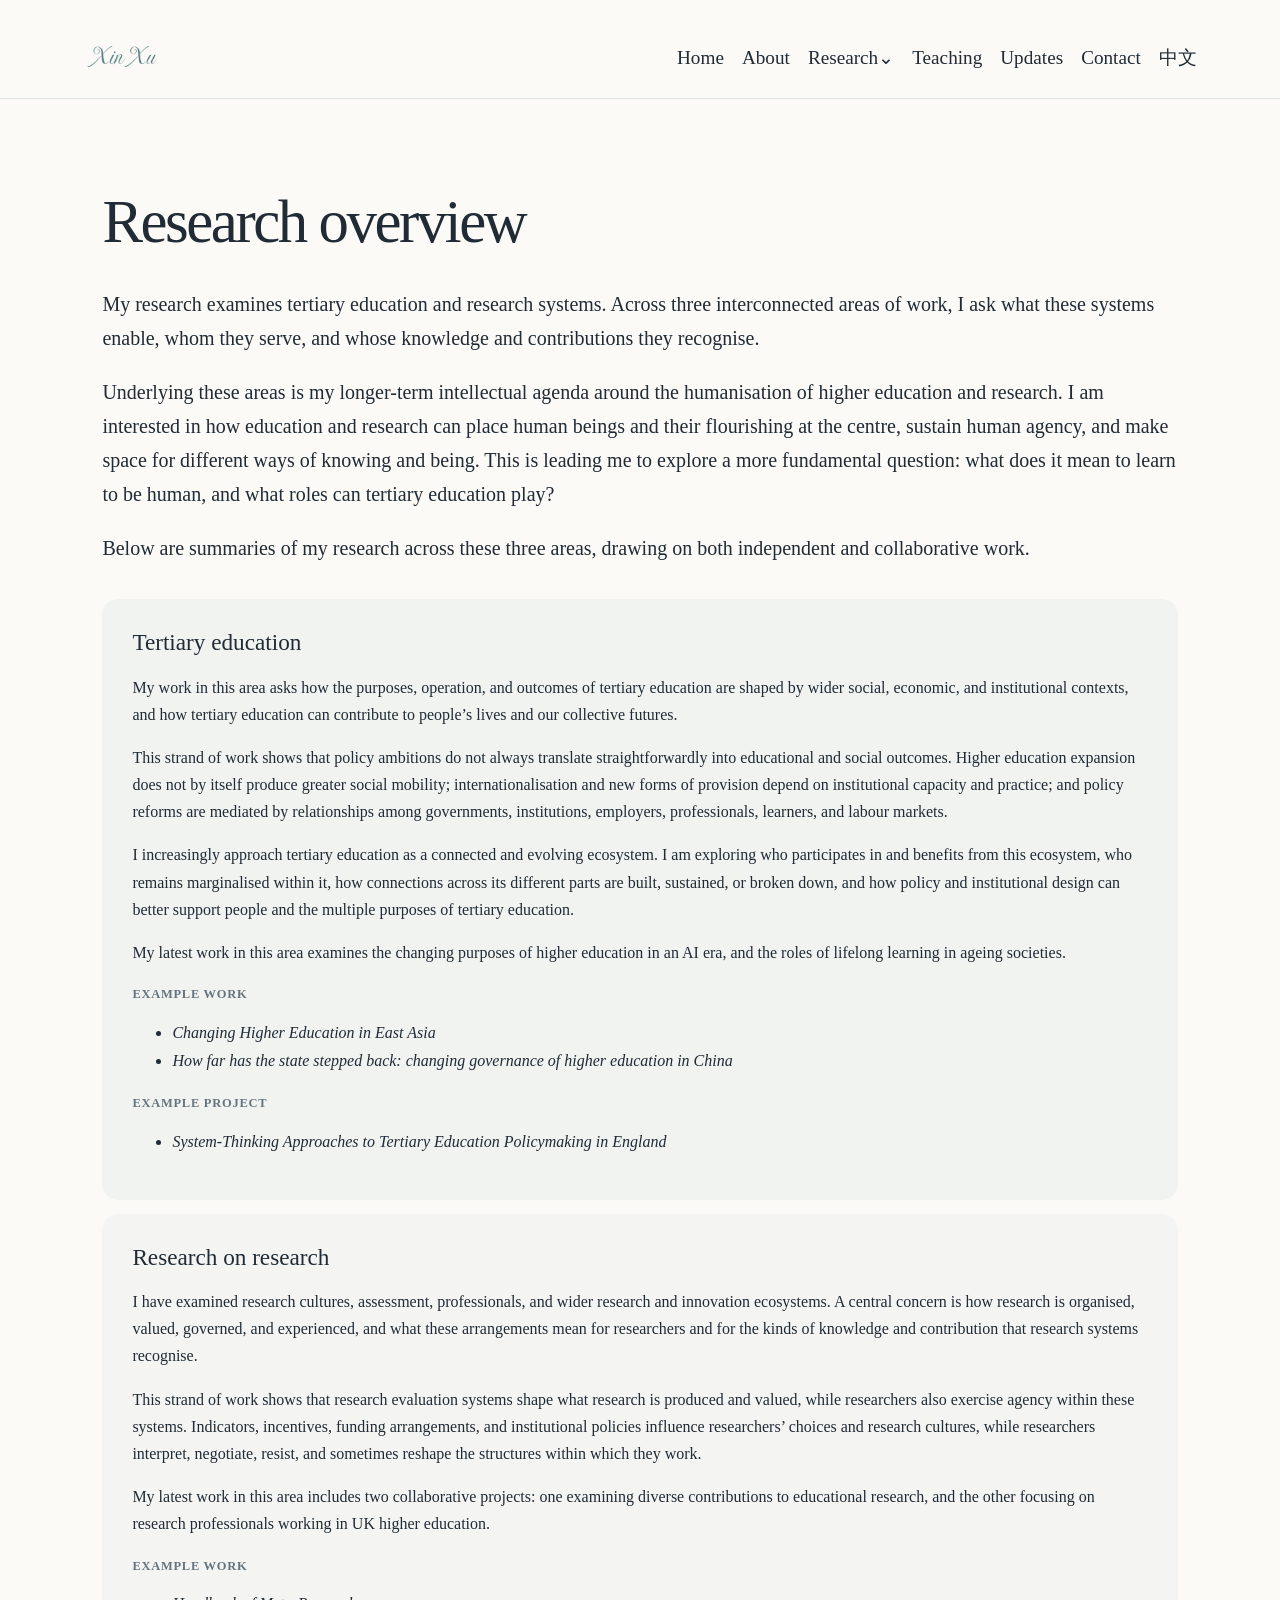
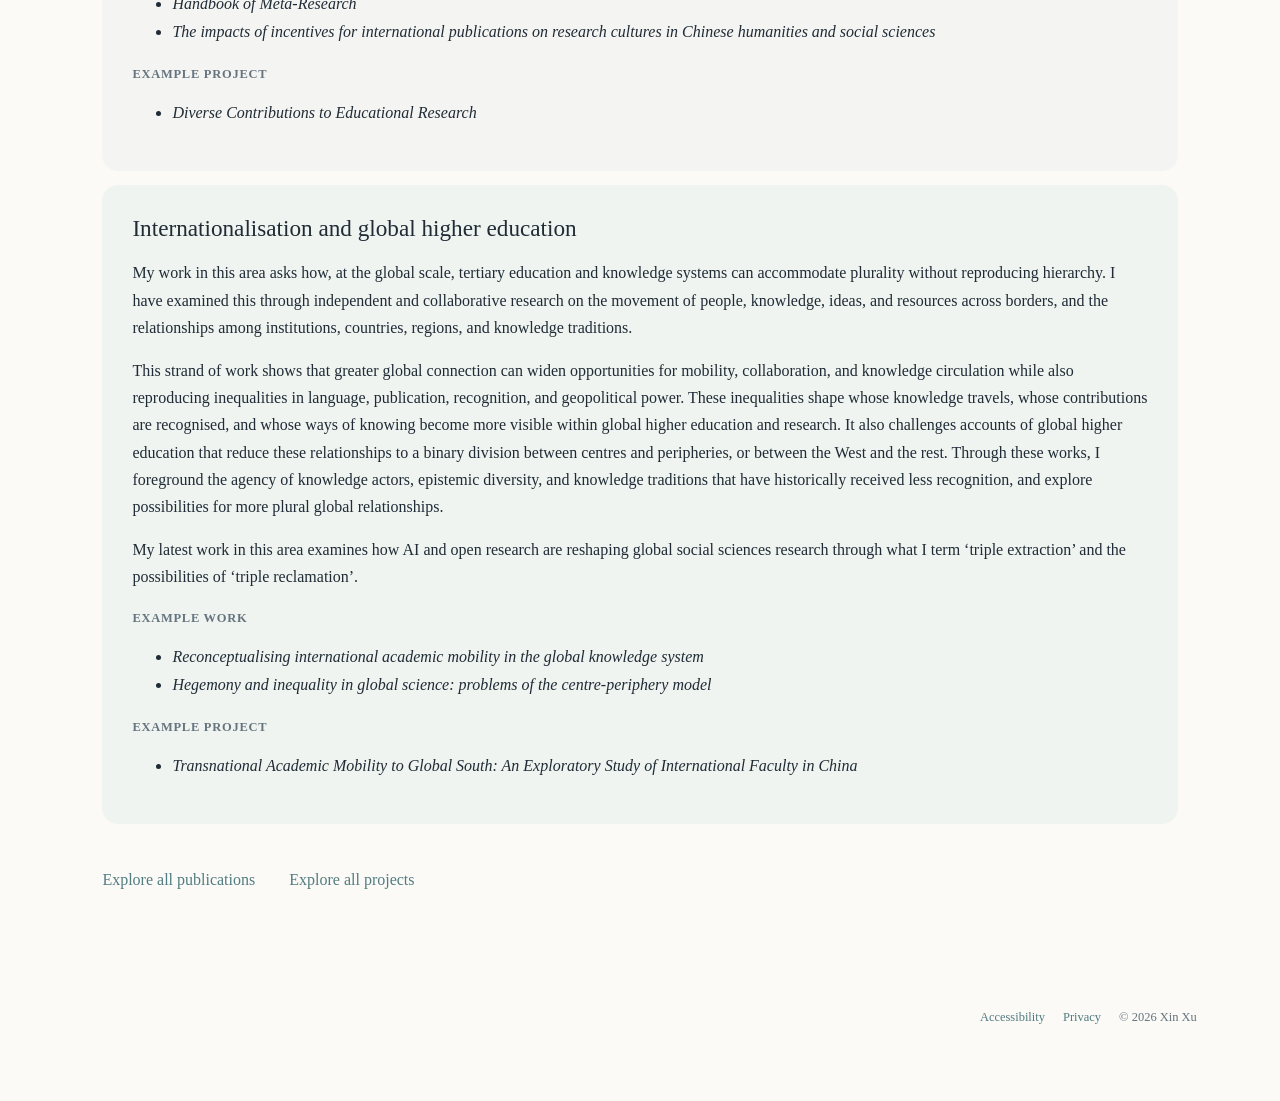
<file: research/index.html>
<!doctype html>
<html lang="en" class="">
<head>
  <meta charset="utf-8">
  <meta name="viewport" content="width=device-width, initial-scale=1, viewport-fit=cover">
  <link rel="icon" href="/assets/icons/favicon-heart.svg" type="image/svg+xml">
  <link rel="shortcut icon" href="/assets/icons/favicon-heart.svg" type="image/svg+xml">
  <link rel="apple-touch-icon" href="/assets/icons/favicon-heart.svg">
  <title>Dr Xin Xu</title>
  <meta name="description" content="Research by Xin Xu across tertiary education, research on research, and internationalisation and global higher education.">
  <link rel="canonical" href="https://www.xin-xu.com/research/">
  
  <link rel="stylesheet" href="/assets/site.css">
  
  <script>const previewMode=new URLSearchParams(location.search).get('preview');document.documentElement.classList.toggle('mobile-preview',previewMode==='mobile-menu-fix');document.documentElement.classList.toggle('narrow-preview',previewMode==='narrow-phone');document.documentElement.classList.toggle('ipad-landscape',previewMode==='ipad-landscape');</script>
</head>
<body class="" data-route="research">
  <div class="shell">
    <header>
      <a class="home" href="/" aria-label="Return to front page"><img class="brand-name" src="/assets/img/xin-xu-wordmark.png" alt="Xin Xu"></a>
      <nav aria-label="Main navigation">
        <a href="/">Home</a><a href="/about/">About</a>
        <div class="drop"><button class="dropbtn" type="button" aria-haspopup="true" aria-expanded="false" aria-controls="research-menu">Research⌄</button><div class="dropmenu" id="research-menu"><a href="/research/">Overview</a><a href="/books/">Books</a><a href="/publications/">Publications</a><a href="/projects/">Projects</a><a href="/engagement/">Engagement</a></div></div>
        <a href="/teaching/">Teaching</a><span class="mobile-nav-break" aria-hidden="true"></span><a href="/updates/">Updates</a><a href="/contact/">Contact</a><a href="/chinese/">中文</a>
      </nav>
    </header>
    <main id="app"><section class="page"><h1>Research overview</h1><p class="lead">My research examines tertiary education and research systems. Across three interconnected areas of work, I ask what these systems enable, whom they serve, and whose knowledge and contributions they recognise.</p><p class="lead">Underlying these areas is my longer-term intellectual agenda around the humanisation of higher education and research. I am interested in how education and research can place human beings and their flourishing at the centre, sustain human agency, and make space for different ways of knowing and being. This is leading me to explore a more fundamental question: what does it mean to learn to be human, and what roles can tertiary education play?</p><p class="lead">Below are summaries of my research across these three areas, drawing on both independent and collaborative work.</p><div class="research-overview"><article class="item"><h2>Tertiary education</h2><p>My work in this area asks how the purposes, operation, and outcomes of tertiary education are shaped by wider social, economic, and institutional contexts, and how tertiary education can contribute to people’s lives and our collective futures.</p><p>This strand of work shows that policy ambitions do not always translate straightforwardly into educational and social outcomes. Higher education expansion does not by itself produce greater social mobility; internationalisation and new forms of provision depend on institutional capacity and practice; and policy reforms are mediated by relationships among governments, institutions, employers, professionals, learners, and labour markets.</p><p>I increasingly approach tertiary education as a connected and evolving ecosystem. I am exploring who participates in and benefits from this ecosystem, who remains marginalised within it, how connections across its different parts are built, sustained, or broken down, and how policy and institutional design can better support people and the multiple purposes of tertiary education.</p><p>My latest work in this area examines the changing purposes of higher education in an AI era, and the roles of lifelong learning in ageing societies.</p><h3>Example work</h3><ul><li><em>Changing Higher Education in East Asia</em></li><li><em>How far has the state stepped back: changing governance of higher education in China</em></li></ul><h3>Example project</h3><ul><li><em>System-Thinking Approaches to Tertiary Education Policymaking in England</em></li></ul></article><article class="item"><h2>Research on research</h2><p>I have examined research cultures, assessment, professionals, and wider research and innovation ecosystems. A central concern is how research is organised, valued, governed, and experienced, and what these arrangements mean for researchers and for the kinds of knowledge and contribution that research systems recognise.</p><p>This strand of work shows that research evaluation systems shape what research is produced and valued, while researchers also exercise agency within these systems. Indicators, incentives, funding arrangements, and institutional policies influence researchers’ choices and research cultures, while researchers interpret, negotiate, resist, and sometimes reshape the structures within which they work.</p><p>My latest work in this area includes two collaborative projects: one examining diverse contributions to educational research, and the other focusing on research professionals working in UK higher education.</p><h3>Example work</h3><ul><li><em>Handbook of Meta-Research</em></li><li><em>The impacts of incentives for international publications on research cultures in Chinese humanities and social sciences</em></li></ul><h3>Example project</h3><ul><li><em>Diverse Contributions to Educational Research</em></li></ul></article><article class="item"><h2>Internationalisation and global higher education</h2><p>My work in this area asks how, at the global scale, tertiary education and knowledge systems can accommodate plurality without reproducing hierarchy. I have examined this through independent and collaborative research on the movement of people, knowledge, ideas, and resources across borders, and the relationships among institutions, countries, regions, and knowledge traditions.</p><p>This strand of work shows that greater global connection can widen opportunities for mobility, collaboration, and knowledge circulation while also reproducing inequalities in language, publication, recognition, and geopolitical power. These inequalities shape whose knowledge travels, whose contributions are recognised, and whose ways of knowing become more visible within global higher education and research. It also challenges accounts of global higher education that reduce these relationships to a binary division between centres and peripheries, or between the West and the rest. Through these works, I foreground the agency of knowledge actors, epistemic diversity, and knowledge traditions that have historically received less recognition, and explore possibilities for more plural global relationships.</p><p>My latest work in this area examines how AI and open research are reshaping global social sciences research through what I term ‘triple extraction’ and the possibilities of ‘triple reclamation’.</p><h3>Example work</h3><ul><li><em>Reconceptualising international academic mobility in the global knowledge system</em></li><li><em>Hegemony and inequality in global science: problems of the centre-periphery model</em></li></ul><h3>Example project</h3><ul><li><em>Transnational Academic Mobility to Global South: An Exploratory Study of International Faculty in China</em></li></ul></article></div><p class="links"><a href="/publications/">Explore all publications</a><a href="/projects/">Explore all projects</a></p></section></main>
    <div class="footer"><a href="/accessibility/">Accessibility</a><a href="/privacy/">Privacy</a><span>© 2026 Xin Xu</span></div>
  </div>
  <div class="modal-backdrop" id="modalBackdrop" role="presentation"><section class="modal" role="dialog" aria-modal="true" aria-labelledby="modalTitle"><button class="modal-close" id="modalClose" aria-label="Close details">×</button><div class="eyebrow" id="modalType">Details</div><h2 id="modalTitle"></h2><div id="modalBody"></div></section></div>
  <script id="page-data" type="application/json">{}</script>
  <script src="/assets/site.js"></script>
</body>
</html>
</file>
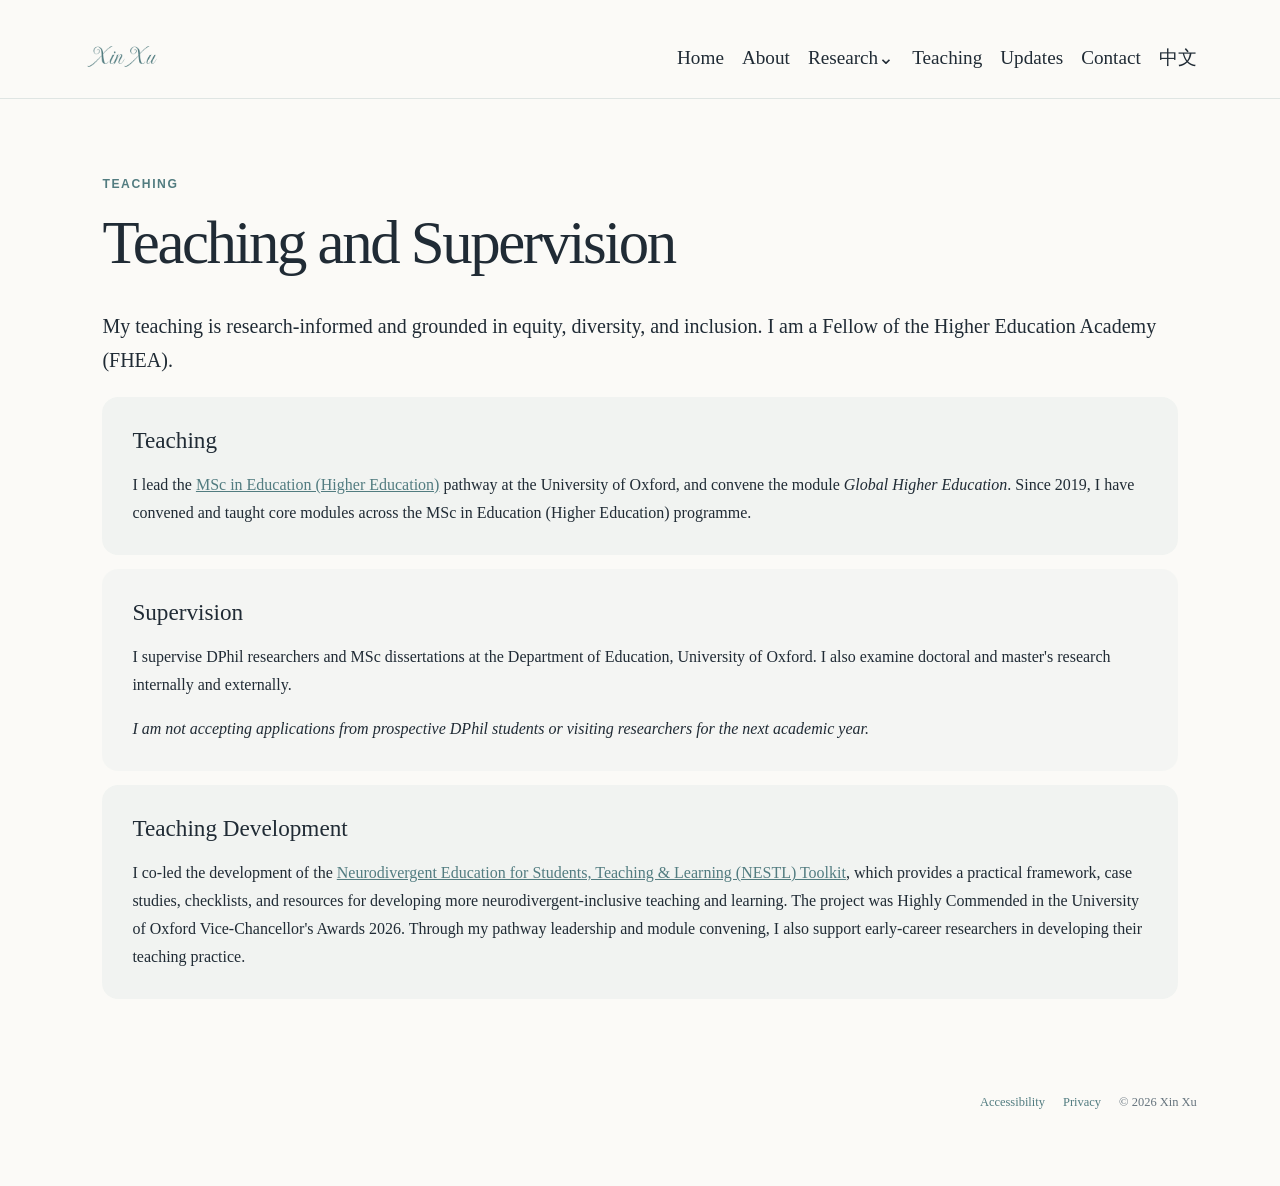
<file: teaching/index.html>
<!doctype html>
<html lang="en" class="">
<head>
  <meta charset="utf-8">
  <meta name="viewport" content="width=device-width, initial-scale=1, viewport-fit=cover">
  <link rel="icon" href="/assets/icons/favicon-heart.svg" type="image/svg+xml">
  <link rel="shortcut icon" href="/assets/icons/favicon-heart.svg" type="image/svg+xml">
  <link rel="apple-touch-icon" href="/assets/icons/favicon-heart.svg">
  <title>Dr Xin Xu</title>
  <meta name="description" content="Information about Xin Xu’s teaching, supervision, and teaching development at the University of Oxford.">
  <link rel="canonical" href="https://www.xin-xu.com/teaching/">
  
  <link rel="stylesheet" href="/assets/site.css">
  
  <script>const previewMode=new URLSearchParams(location.search).get('preview');document.documentElement.classList.toggle('mobile-preview',previewMode==='mobile-menu-fix');document.documentElement.classList.toggle('narrow-preview',previewMode==='narrow-phone');document.documentElement.classList.toggle('ipad-landscape',previewMode==='ipad-landscape');</script>
</head>
<body class="" data-route="teaching">
  <div class="shell">
    <header>
      <a class="home" href="/" aria-label="Return to front page"><img class="brand-name" src="/assets/img/xin-xu-wordmark.png" alt="Xin Xu"></a>
      <nav aria-label="Main navigation">
        <a href="/">Home</a><a href="/about/">About</a>
        <div class="drop"><button class="dropbtn" type="button" aria-haspopup="true" aria-expanded="false" aria-controls="research-menu">Research⌄</button><div class="dropmenu" id="research-menu"><a href="/research/">Overview</a><a href="/books/">Books</a><a href="/publications/">Publications</a><a href="/projects/">Projects</a><a href="/engagement/">Engagement</a></div></div>
        <a href="/teaching/">Teaching</a><span class="mobile-nav-break" aria-hidden="true"></span><a href="/updates/">Updates</a><a href="/contact/">Contact</a><a href="/chinese/">中文</a>
      </nav>
    </header>
    <main id="app"><section class="page teaching-page"><div class="eyebrow">Teaching</div><h1>Teaching and Supervision</h1><p class="lead">My teaching is research-informed and grounded in equity, diversity, and inclusion. I am a Fellow of the Higher Education Academy (FHEA).</p><div class="teaching-blocks"><article class="item"><h2>Teaching</h2><p>I lead the <a href="https://www.ox.ac.uk/admissions/graduate/courses/msc-education-higher-education" target="_blank" rel="noopener">MSc in Education (Higher Education)</a> pathway at the University of Oxford, and convene the module <em>Global Higher Education</em>. Since 2019, I have convened and taught core modules across the MSc in Education (Higher Education) programme.</p></article><article class="item"><h2>Supervision</h2><p>I supervise DPhil researchers and MSc dissertations at the Department of Education, University of Oxford. I also examine doctoral and master&#39;s research internally and externally.</p><p><em>I am not accepting applications from prospective DPhil students or visiting researchers for the next academic year.</em></p></article><article class="item"><h2>Teaching Development</h2><p>I co-led the development of the <a href="https://www.education.ox.ac.uk/project/neurodivergent-education-for-students-teaching-learning-nestl/" target="_blank" rel="noopener">Neurodivergent Education for Students, Teaching &amp; Learning (NESTL) Toolkit</a>, which provides a practical framework, case studies, checklists, and resources for developing more neurodivergent-inclusive teaching and learning. The project was Highly Commended in the University of Oxford Vice-Chancellor&#39;s Awards 2026. Through my pathway leadership and module convening, I also support early-career researchers in developing their teaching practice.</p></article></div></section></main>
    <div class="footer"><a href="/accessibility/">Accessibility</a><a href="/privacy/">Privacy</a><span>© 2026 Xin Xu</span></div>
  </div>
  <div class="modal-backdrop" id="modalBackdrop" role="presentation"><section class="modal" role="dialog" aria-modal="true" aria-labelledby="modalTitle"><button class="modal-close" id="modalClose" aria-label="Close details">×</button><div class="eyebrow" id="modalType">Details</div><h2 id="modalTitle"></h2><div id="modalBody"></div></section></div>
  <script id="page-data" type="application/json">{}</script>
  <script src="/assets/site.js"></script>
</body>
</html>
</file>
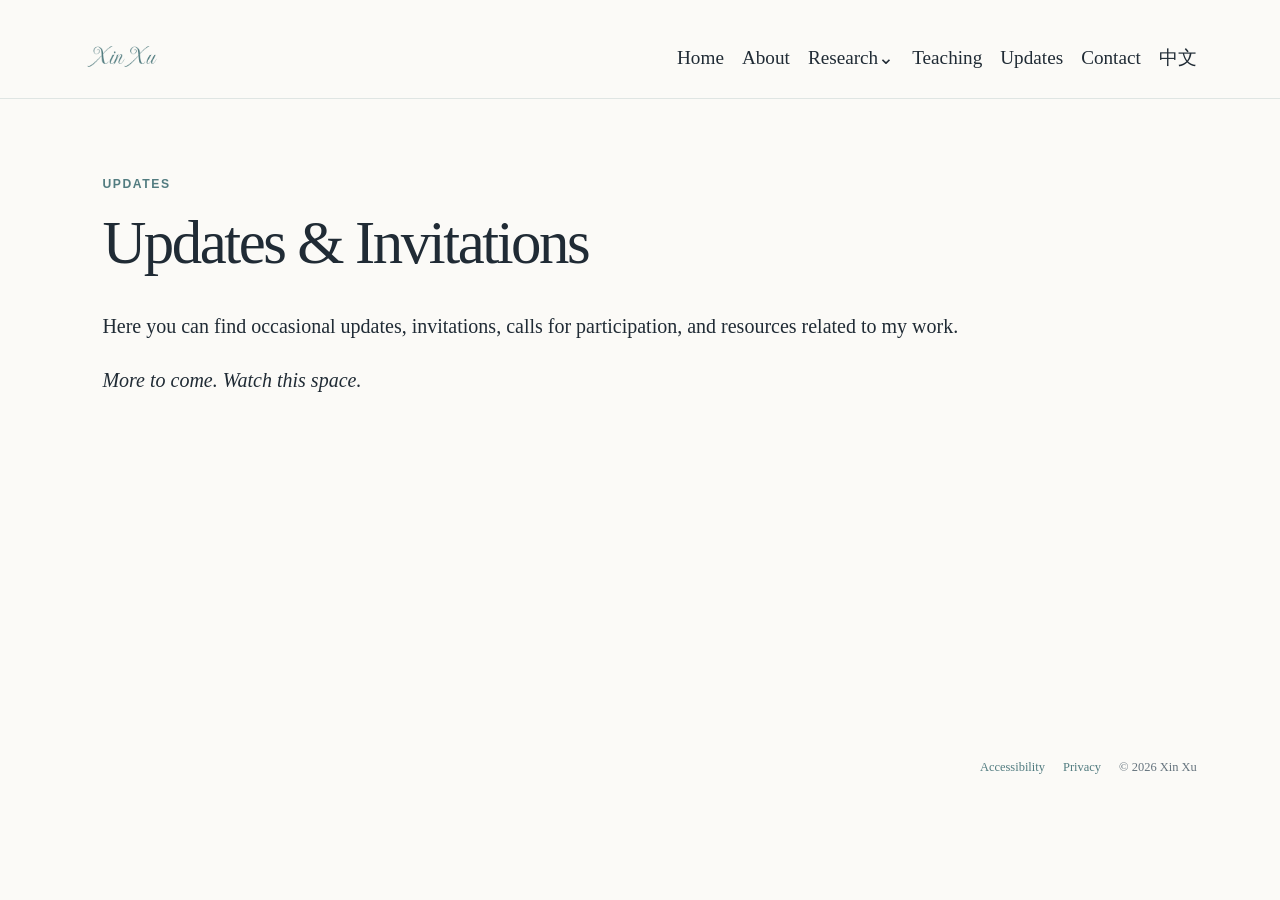
<file: updates/index.html>
<!doctype html>
<html lang="en" class="">
<head>
  <meta charset="utf-8">
  <meta name="viewport" content="width=device-width, initial-scale=1, viewport-fit=cover">
  <link rel="icon" href="/assets/icons/favicon-heart.svg" type="image/svg+xml">
  <link rel="shortcut icon" href="/assets/icons/favicon-heart.svg" type="image/svg+xml">
  <link rel="apple-touch-icon" href="/assets/icons/favicon-heart.svg">
  <title>Dr Xin Xu</title>
  <meta name="description" content="Occasional updates, invitations, calls for participation, and resources related to Xin Xu’s work.">
  <link rel="canonical" href="https://www.xin-xu.com/updates/">
  
  <link rel="stylesheet" href="/assets/site.css">
  
  <script>const previewMode=new URLSearchParams(location.search).get('preview');document.documentElement.classList.toggle('mobile-preview',previewMode==='mobile-menu-fix');document.documentElement.classList.toggle('narrow-preview',previewMode==='narrow-phone');document.documentElement.classList.toggle('ipad-landscape',previewMode==='ipad-landscape');</script>
</head>
<body class="" data-route="updates">
  <div class="shell">
    <header>
      <a class="home" href="/" aria-label="Return to front page"><img class="brand-name" src="/assets/img/xin-xu-wordmark.png" alt="Xin Xu"></a>
      <nav aria-label="Main navigation">
        <a href="/">Home</a><a href="/about/">About</a>
        <div class="drop"><button class="dropbtn" type="button" aria-haspopup="true" aria-expanded="false" aria-controls="research-menu">Research⌄</button><div class="dropmenu" id="research-menu"><a href="/research/">Overview</a><a href="/books/">Books</a><a href="/publications/">Publications</a><a href="/projects/">Projects</a><a href="/engagement/">Engagement</a></div></div>
        <a href="/teaching/">Teaching</a><span class="mobile-nav-break" aria-hidden="true"></span><a href="/updates/">Updates</a><a href="/contact/">Contact</a><a href="/chinese/">中文</a>
      </nav>
    </header>
    <main id="app"><section class="page updates-page"><div class="eyebrow">Updates</div><h1>Updates &amp; Invitations</h1><p class="lead">Here you can find occasional updates, invitations, calls for participation, and resources related to my work.</p><p class="lead"><em>More to come. Watch this space.</em></p></section></main>
    <div class="footer"><a href="/accessibility/">Accessibility</a><a href="/privacy/">Privacy</a><span>© 2026 Xin Xu</span></div>
  </div>
  <div class="modal-backdrop" id="modalBackdrop" role="presentation"><section class="modal" role="dialog" aria-modal="true" aria-labelledby="modalTitle"><button class="modal-close" id="modalClose" aria-label="Close details">×</button><div class="eyebrow" id="modalType">Details</div><h2 id="modalTitle"></h2><div id="modalBody"></div></section></div>
  <script id="page-data" type="application/json">{}</script>
  <script src="/assets/site.js"></script>
</body>
</html>
</file>
<file: assets/site.css>
:root{--ink:#202b35;--muted:#66747e;--line:#dfe5e3;--accent:#527c80;--paper:#fbfaf7;--wash:#edf2ef;--body-font:"Avenir Next","Segoe UI",Helvetica,Arial,sans-serif;--display-font:"Iowan Old Style","Palatino Linotype","Book Antiqua",Palatino,Georgia,serif}
    [data-theme="ink"]{--ink:#292a2a;--muted:#686c6b;--line:#deded9;--accent:#3f6874;--paper:#f8f7f3;--wash:#eceeea}[data-theme="terracotta"]{--ink:#352923;--muted:#77655c;--line:#e5d8d0;--accent:#a65f4a;--paper:#fcf8f4;--wash:#f3e7df}[data-theme="blue"]{--ink:#263442;--muted:#647483;--line:#d8e2ea;--accent:#42759b;--paper:#f5f9fc;--wash:#e5f0f7}
    *{box-sizing:border-box} html{-webkit-text-size-adjust:100%;text-size-adjust:100%} body{margin:0;color:var(--ink);background:var(--paper);font:16px/1.75 var(--body-font)}
    .shell{max-width:1280px;margin:auto;padding:28px 5vw 70px} .page>.lead{max-width:none} header{display:flex;align-items:center;justify-content:space-between;border-bottom:1px solid var(--line);padding-bottom:20px}
    .home{display:inline-flex;align-items:baseline;color:var(--ink);text-decoration:none;position:relative;top:5px}.brand-name{font:400 1rem/1 "Bradley Hand","Segoe Print","Comic Sans MS",cursive;letter-spacing:-.02em;color:var(--accent);margin-left:7px;white-space:nowrap;transition:color 160ms ease-out}.home:hover .brand-name,.home:focus-visible .brand-name{color:var(--ink)}.signature{font:italic 400 2rem/1.1 "Snell Roundhand","Segoe Script","Bradley Hand",cursive;letter-spacing:-.08em;color:var(--accent);transform:rotate(-7deg);display:inline-block}
    nav{display:flex;align-items:center;gap:25px}nav a,.dropbtn{color:var(--ink);text-decoration:none;font-size:.94rem;background:none;border:0;font:inherit;cursor:pointer;padding:8px 0}.drop{position:relative}.dropmenu{visibility:hidden;opacity:0;transform:translateY(-5px) scale(.98);transform-origin:top right;position:absolute;right:-22px;top:40px;background:rgba(255,253,249,.98);border:1px solid var(--line);border-radius:16px;box-shadow:0 16px 35px #26332d1c;min-width:245px;padding:10px;z-index:2;transition:opacity 180ms cubic-bezier(.23,1,.32,1),transform 180ms cubic-bezier(.23,1,.32,1),visibility 180ms}.drop:not(.is-closed):hover .dropmenu,.drop.is-open .dropmenu{visibility:visible;opacity:1;transform:translateY(0) scale(1)}.dropmenu a{display:block;padding:10px 13px;border-radius:10px}.dropmenu a:hover,.dropmenu a:focus-visible{background:var(--wash);color:var(--accent)}
    main{min-height:640px}.hero{max-width:900px;padding:145px 0 135px}.eyebrow{color:var(--accent);font-size:.76rem;letter-spacing:.13em;text-transform:uppercase;font-weight:600}.hero h1{font:400 clamp(4rem,10vw,8rem)/.9 Georgia,serif;margin:24px 0 32px;letter-spacing:-.06em}.lead{font:1.25rem/1.7 Georgia,serif;max-width:700px}.side{border-left:1px solid var(--accent);padding-left:24px;color:var(--muted)}.side strong{color:var(--ink);font-weight:500}.rule{border-top:1px solid var(--line);padding-top:22px;display:flex;justify-content:space-between;color:var(--muted);font-size:.92rem}.page{padding:75px 0}.page h1{font:400 clamp(3rem,7vw,5.4rem)/1 Georgia,serif;margin:18px 0 35px;letter-spacing:-.04em}.item{border-top:1px solid var(--line);padding:24px 0}.item h2{font:400 1.45rem/1.3 Georgia,serif;margin:0 0 5px}.muted{color:var(--muted);font-size:.9rem}.links a{color:var(--accent);margin-right:22px}.search{width:100%;max-width:560px;border:1px solid var(--line);background:white;border-radius:12px;padding:13px 15px;margin:0 0 28px;color:var(--ink);font:inherit}.tabs{display:inline-flex;flex-wrap:wrap;gap:4px;margin:35px 0 18px;padding:4px;background:var(--wash);border-radius:999px;max-width:100%}.tab{border:0;border-radius:999px;background:transparent;color:var(--muted);padding:10px 15px;font:inherit;cursor:pointer;transition:background 160ms ease-out,color 160ms ease-out,transform 160ms ease-out}.tab.active{background:var(--paper);color:var(--ink);box-shadow:0 2px 8px #26332d12}.tab:active{transform:scale(.97)}.tab:hover{color:var(--ink)}.panel{display:none}.panel.active{display:block}.panel.active .item{background:rgba(255,255,255,.28);border:1px solid var(--line);border-radius:14px;padding:24px 26px;margin:12px 0;transition:transform 160ms ease-out,box-shadow 160ms ease-out}.panel.active .item:hover{transform:translateY(-2px);box-shadow:0 10px 24px #26332d0d}.empty{color:var(--muted);padding:25px 0}.footer{border-top:1px solid var(--line);padding-top:18px;color:var(--muted);font-size:.86rem}@media(max-width:720px){header{align-items:flex-start;gap:15px}.home{flex:0 0 auto;min-width:max-content}.signature{font-size:1.7rem;white-space:nowrap}.wordmark-loose .wordmark-i:after{font-size:2rem}.wordmark-loose .wordmark-i:before{top:-.05rem;font-size:.6rem}nav{gap:12px;flex-wrap:wrap;justify-content:flex-end}.hero{padding:72px 0 80px}.hero h1{font-size:3.3rem;margin-bottom:24px}.lead{font-size:1.08rem}.page{padding:48px 0}.page h1{font-size:2.8rem;margin-bottom:26px}.panel.active .item{padding:14px 15px;margin:8px 0}.panel.active .item h2{font-size:1.02rem;line-height:1.25}.panel.active .item p{font-size:.86rem;line-height:1.48}.tabs{display:flex;border-radius:16px}.tab{flex:1 1 100%;text-align:left}.dropmenu{right:0}}
    .links{display:flex;gap:12px;flex-wrap:wrap;margin-top:38px}.links a{color:var(--muted);text-decoration:none;border:1px solid var(--line);border-radius:10px;padding:10px 15px;background:rgba(255,255,255,.32);transition:background 160ms ease-out,color 160ms ease-out,border-color 160ms ease-out,transform 160ms ease-out}.links a:active{transform:scale(.97)}.theme-picker{display:inline-flex;gap:6px;margin-left:14px}.theme-picker button{border:1px solid var(--line);background:transparent;color:var(--muted);border-radius:999px;padding:3px 9px;font:inherit;font-size:.78rem;cursor:pointer}.theme-picker button:hover,.theme-picker button:focus{border-color:var(--accent);color:var(--ink)}
    @media (hover:hover) and (pointer:fine){.links a:hover,.links a:focus{background:var(--accent);border-color:var(--accent);color:white;transform:translateY(-2px)}}
    @media (prefers-reduced-motion:reduce){.dropmenu,.links a{transition:none}.links a:hover,.links a:focus{transform:none}}
    .hero h1,.page h1,.item h2,.modal h2{font-family:var(--display-font)}.lead{font-family:var(--display-font)}.clickable h2:after{font-family:var(--body-font)}
    .clickable{cursor:pointer}.clickable h2:after{content:' ↗';color:var(--accent);font:1rem system-ui}.modal-backdrop{position:fixed;inset:0;background:#202b3548;display:grid;place-items:center;padding:24px;z-index:5;opacity:0;visibility:hidden;transition:opacity 180ms ease-out,visibility 180ms}.modal-backdrop.open{opacity:1;visibility:visible}.modal{width:min(720px,100%);max-height:min(760px,90vh);overflow:auto;background:var(--paper);border:1px solid var(--line);border-radius:20px;box-shadow:0 24px 70px #202b3540;padding:32px;transform:translateY(8px) scale(.98);transition:transform 180ms cubic-bezier(.23,1,.32,1)}.modal-backdrop.open .modal{transform:translateY(0) scale(1)}.modal-close{float:right;border:0;background:var(--wash);border-radius:50%;width:34px;height:34px;font-size:1.2rem;cursor:pointer}.modal h2{font:400 clamp(2rem,5vw,3.2rem)/1.05 Georgia,serif;margin:16px 42px 28px 0}.detail{border-top:1px solid var(--line);padding:14px 0}.detail strong{display:block;color:var(--accent);font-size:.72rem;letter-spacing:.12em;text-transform:uppercase}.detail p{margin:4px 0}.modal a{color:var(--accent)}
    h1,h2{font-family:var(--display-font)}.lead{font-family:var(--display-font)}.tabs{display:flex;flex-wrap:wrap;gap:10px;background:transparent;border-radius:0;padding:0}.tab{border:1px solid var(--line);border-radius:10px;background:rgba(255,255,255,.32);color:var(--muted);transition:background 160ms ease-out,color 160ms ease-out,border-color 160ms ease-out,transform 160ms ease-out}.tab.active{background:var(--accent);border-color:var(--accent);color:white}.tab:hover{border-color:var(--accent)}
    .wordmark-loose .signature{font-family:"Bradley Hand","Segoe Print",cursive;transform:rotate(-4deg);letter-spacing:-.04em}.wordmark-loose .wordmark-i{font-size:0;position:relative}.wordmark-loose .wordmark-i:after{content:'ı';font-size:2.35rem}.wordmark-loose .wordmark-i:before{content:'♥';position:absolute;left:50%;top:-.2em;transform:translateX(-50%) rotate(-8deg);color:var(--accent);font:400 .38em/1 var(--body-font)}.wordmark-formal .signature{font-family:"Kunstler Script","Snell Roundhand",cursive;transform:rotate(-8deg);letter-spacing:-.1em}.wordmark-quiet .signature{font-family:"Baskerville","Iowan Old Style",serif;font-style:italic;transform:rotate(-3deg);letter-spacing:-.06em}
    .wordmark-loose .wordmark-i{display:inline-block;position:relative}.wordmark-loose .wordmark-i:before{content:'♥';position:absolute;left:76%;top:-.31rem;transform:translateX(-50%) rotate(4deg);color:var(--accent);font:400 .75rem/1 var(--body-font);z-index:2}.wordmark-round .signature{font-family:"Segoe Print","Bradley Hand",cursive;transform:rotate(-3deg);letter-spacing:-.05em}.wordmark-air .signature{font-family:"Chalkboard SE","Bradley Hand",cursive;font-weight:300;transform:rotate(-5deg);letter-spacing:.01em}.wordmark-italic .signature{font-family:"Baskerville","Iowan Old Style",serif;font-style:italic;transform:rotate(-3deg);letter-spacing:-.06em}
    .wordmark-loose .wordmark-i:before{left:78%;top:-.08rem;font-size:.68rem;transform:translateX(-50%) rotate(8deg)}
    /* Static visual direction: interaction changes colour or visibility only. */
    .dropmenu,.tab,.links a,.panel.active .item,.modal-backdrop,.modal{transition:none!important}
    .dropmenu,.panel.active .item:hover,.modal-backdrop.open .modal{transform:none!important}
    .tab:active,.links a:active,.links a:hover,.links a:focus,.panel.active .item:hover{transform:none!important}
    nav{gap:18px}@media(max-width:720px){nav{gap:17px}}
    .hero{padding-bottom:72px}@media(max-width:720px){.hero{padding-bottom:44px}}
    main:has(.hero){min-height:0}
    .hero h1{margin:0;padding:120px 0 110px}@media(max-width:720px){.hero h1{padding:84px 0 76px}}
    .hero{position:relative;isolation:isolate;padding:105px 0 72px;max-width:900px;min-height:0;display:block;background:none;border-radius:0}.hero:before{display:none}.hero>div{max-width:720px;position:relative;z-index:1}.hero h1{padding:120px 0 110px}.hero .lead{max-width:610px}.hero .links{margin-top:42px}
    @media(max-width:720px){.hero{padding:64px 0 44px}.hero h1{padding:84px 0 76px}.hero .links{margin-top:34px}}
    .hero .links a,.page .links a{border:0;border-bottom:1px solid transparent;border-radius:0;background:transparent;padding:4px 0;color:var(--ink);transform:none}
    .hero .links a:hover,.hero .links a:focus,.page .links a:hover,.page .links a:focus{background:transparent;border-bottom-color:var(--accent);color:var(--accent);transform:none}
    .hero .links a,.page .links a{border-bottom-color:var(--line)}
    .hero .links a:hover,.hero .links a:focus,.page .links a:hover,.page .links a:focus{border-bottom-color:var(--accent)}
    .hero h1{margin-top:36px;margin-bottom:44px}
    /* Keep the original quiet composition while bringing the introduction slightly higher into view. */
    .hero{padding-top:72px;padding-bottom:48px}
    .hero h1{padding-top:82px;padding-bottom:72px}
    @media(max-width:720px){.hero{padding-top:52px;padding-bottom:36px}.hero h1{padding-top:64px;padding-bottom:58px}}
    .panel[data-panel="all"]{margin-top:0;padding-top:0}.panel[data-panel="all"].active .item:first-child{margin-top:0}
    .panel.active .item h2{font-size:1.22rem;line-height:1.28}
    .modal h2{font-size:clamp(1.55rem,3.5vw,2.25rem);line-height:1.12}
    #modalBody{display:flex;flex-direction:column}#modalBody .summary-detail{order:-1}
    #modalBody .source-note{display:none}#modalType{display:none}
    .filterbar{display:flex;gap:12px;align-items:flex-start;flex-wrap:wrap;margin:28px 0 24px}.filter-menu{position:relative}.filter-menu summary{list-style:none;cursor:pointer;border:1px solid var(--line);border-radius:12px;padding:11px 14px;background:var(--paper);color:var(--ink);font-size:.92rem}.filter-menu summary::-webkit-details-marker{display:none}.filter-menu[open] summary{border-color:var(--accent);box-shadow:0 0 0 3px rgba(109,137,116,.12)}.filter-options{position:absolute;z-index:4;top:calc(100% + 8px);left:0;min-width:240px;padding:12px;background:var(--paper);border:1px solid var(--line);border-radius:14px;box-shadow:0 14px 30px rgba(38,51,45,.12)}.filter-options label{display:flex;gap:9px;align-items:flex-start;padding:8px 6px;color:var(--ink);font-size:.9rem;line-height:1.35}.filter-options input{accent-color:var(--accent);margin-top:3px}.filter-reset{border:0;background:transparent;color:var(--muted);padding:11px 4px;font:inherit;cursor:pointer}.filter-reset:hover{color:var(--accent)}.filter-count{margin:0 0 18px;color:var(--muted);font-size:.86rem}.filter-empty{display:none;color:var(--muted);padding:25px 0}.footer{display:flex;justify-content:flex-end;gap:18px;align-items:center;text-align:right;font-size:.78rem}.footer a{color:var(--muted);text-decoration:none}.footer a:hover,.footer a:focus{color:var(--ink)}@media(max-width:720px){.filterbar{gap:8px}.filter-menu summary{font-size:.84rem;padding:9px 11px}.filter-options{position:fixed;left:16px;right:16px;top:auto;bottom:16px;min-width:0}.footer{justify-content:flex-start;flex-wrap:wrap;text-align:left;gap:10px}
    }
    .project-group-label{font:500 1.05rem/1.3 Georgia,serif;margin:34px 0 10px;color:var(--accent);letter-spacing:.01em}.project-group-label:first-child{margin-top:8px}
    .research-overview .item:first-child .eyebrow{margin-top:-18px}
    .research-overview .item>p{font:inherit;line-height:1.7;max-width:none}
    body,body *{font-family:var(--body-font)!important}
    .hero h1,.page h1{font-family:var(--display-font)!important}
    :root{--body-font:"Iowan Old Style","Palatino Linotype","Book Antiqua",Palatino,Georgia,serif;--display-font:var(--body-font)}
    nav,.eyebrow,.muted,.filterbar,.filter-count,.filter-empty,.footer,.dropmenu,.tab,.search,.filter-options{font-family:"Avenir Next","Segoe UI",Helvetica,Arial,sans-serif!important}
    /* Final landing-page calibration: preserve the original composition, reduce only excess vertical air. */
    .hero{padding-top:72px;padding-bottom:48px}
    .hero h1{padding-top:82px;padding-bottom:72px}
    @media(max-width:720px){.hero{padding-top:52px;padding-bottom:36px}.hero h1{padding-top:64px;padding-bottom:58px}}
    /* Homepage cover: text-led left column with a quiet zine image on the right. */
    .hero{display:grid;grid-template-columns:minmax(0,1fr) minmax(230px,310px);gap:clamp(42px,8vw,108px);align-items:center;min-height:560px;padding:78px 0 70px;background:transparent}
    .hero:before{display:none}
    .hero>div{max-width:650px;align-self:end}
    .hero h1{padding:28px 0 34px;margin:0}
    /* Plain-text homepage: remove the former image column and keep the copy flush with the content area. */
    .hero{display:block;grid-template-columns:none;gap:0;min-height:0}
    .hero>div{max-width:720px;margin:0;padding:0}
    .hero:before{display:none}
    .hero .eyebrow{display:flex;align-items:center;gap:12px}
    .hero h1{max-width:680px;margin-top:28px;margin-bottom:34px;letter-spacing:-.075em}
    .hero .lead{max-width:600px}
    .hero .links{margin-top:34px}
    @media(max-width:720px){.hero h1{margin-top:22px;margin-bottom:28px}}
    /* Lift the homepage introduction slightly on both desktop and phone layouts. */
    .hero{padding-top:54px}
    @media(max-width:720px){.hero{padding-top:8px!important}}
    @media(max-width:720px){.hero h1{font-size:2.65rem!important}.page h1{font-size:2.05rem!important}}
    @media(max-width:720px){.publications-page .panel.active .item h2,.projects-page .panel.active .item h2{font-size:.96rem!important;line-height:1.28}.publications-page .panel.active .item p,.projects-page .panel.active .item p{font-size:.78rem!important;line-height:1.4}}
    @media(max-width:720px){body:has(.hero) header{border-bottom:1px solid var(--line)}.hero{padding-bottom:72px!important}.hero .links a{border:0;border-bottom:1px solid var(--line);border-radius:0;background:transparent;padding-left:0;padding-right:0}body:has(.hero) .footer{border-top:0}}
    /* Editorial micro-interactions: a short hover rule in menus and a quiet title reveal on page entry. */
    .dropmenu a{position:relative;background:transparent!important}
    .dropmenu a:after{content:"";position:absolute;left:13px;right:13px;bottom:6px;width:auto;height:1px;background:var(--accent);transform:scaleX(0);transform-origin:left center;transition:transform 180ms ease-out}
    .dropmenu a:hover:after,.dropmenu a:focus-visible:after{transform:scaleX(1)}
    nav a:hover,nav a:focus-visible,.dropbtn:hover,.dropbtn:focus-visible{color:var(--accent)!important}
    .hero h1{animation:eyebrow-drop 1250ms cubic-bezier(.22,.8,.28,1) both}
    .page h1{animation:none}
    .page>.eyebrow{animation:eyebrow-drop 1250ms cubic-bezier(.22,.8,.28,1) both}
    @keyframes title-open-hero{from{opacity:.35;letter-spacing:-.11em;transform:translateY(4px)}to{opacity:1;letter-spacing:-.075em;transform:translateY(0)}}
    @keyframes title-open-page{from{opacity:.35;letter-spacing:-.075em;transform:translateY(4px)}to{opacity:1;letter-spacing:-.04em;transform:translateY(0)}}
    @keyframes eyebrow-drop{from{opacity:.2;transform:translateY(-18px)}to{opacity:1;transform:translateY(0)}}
    @media(prefers-reduced-motion:reduce){.dropmenu a:after{transition:none}.hero h1,.page h1,.page>.eyebrow{animation:none}}
    /* Stable homepage background artwork: anchored to the lower-right rather than laid out as a separate object. */
    /* Link colour system: use the site's teal accent consistently across all text links. */
    nav a,.dropbtn,.hero .links a,.page .links a,.item a,.modal a,.footer a{color:var(--accent)}
    nav a:hover,nav a:focus,.dropbtn:hover,.dropbtn:focus,.hero .links a:hover,.hero .links a:focus,.page .links a:hover,.page .links a:focus,.item a:hover,.item a:focus,.modal a:hover,.modal a:focus,.footer a:hover,.footer a:focus{color:var(--ink)}
    .home{color:var(--accent)}
    /* Final navigation calibration: all top-level items use the same teal hover state. */
    header nav>a:hover,header nav>a:focus-visible,header nav .dropbtn:hover,header nav .dropbtn:focus-visible{color:var(--accent)!important}
    header nav>a,header nav .dropbtn{position:relative;z-index:3}
    header nav>a:after,header nav .dropbtn:after{content:"";position:absolute;left:0;right:0;bottom:2px;height:1px;background:var(--accent);transform:scaleX(0);transform-origin:left center;transition:transform 180ms ease-out}
    header nav>a:hover:after,header nav>a:focus-visible:after,header nav .dropbtn:hover:after,header nav .dropbtn:focus-visible:after{transform:scaleX(1)}
    .dropmenu a{font-weight:400!important}
    .dropmenu a:after{height:.5px!important;transform:scaleY(.75) scaleX(0);transform-origin:left center}
    .dropmenu a:hover:after,.dropmenu a:focus-visible:after{transform:scaleY(.75) scaleX(1)}
    .hero:before{content:none!important;background:none!important}
    .hero:before,.hero:after{display:none!important;content:none!important;background-image:none!important}
    nav a,.dropbtn{font-size:1rem!important}
    @media(max-width:720px){body:has(.hero) header,body:not(:has(.hero)) header{display:flex}html.mobile-preview body:has(.hero) header .home,html.mobile-preview body:not(:has(.hero)) header .home,html.narrow-preview body:has(.hero) header .home,html.narrow-preview body:not(:has(.hero)) header .home{display:none}body:has(.hero) header nav,body:not(:has(.hero)) header nav{display:flex;width:100%;flex-wrap:wrap;justify-content:flex-end;column-gap:10px;row-gap:4px;margin:0}}
    .mobile-nav-break{display:none}@media(max-width:720px){.mobile-nav-break{display:block;flex-basis:100%;height:0}}
    @media(max-width:720px){.hero>div{display:flex;flex-direction:column;align-items:flex-start}.hero h1{transform:none;margin-top:27px}.hero .lead:first-of-type{transform:none;margin-top:5px}.hero .role-note{transform:none;margin-top:9px}}
    @media(max-width:720px){.footer{transform:none;padding-top:21px}}
    html,body{overflow-x:hidden}
    /* Quiet colour blocks for the thematic overview pages, inspired by editorial issue layouts. */
    .research-overview{display:grid;gap:14px;margin-top:34px}
    .research-overview .item{margin:0;border:0;border-radius:0;padding:28px 30px;background:rgba(237,242,239,.72)}
    .research-overview .item:nth-child(2){background:rgba(255,255,255,.54)}
    .research-overview .item:nth-child(3){background:rgba(232,240,237,.62)}
    .research-overview .item h2{margin-bottom:10px}
    .research-overview .item h3{margin:20px 0 4px;color:var(--muted);font:600 .78rem/1.35 "Avenir Next","Segoe UI",sans-serif;letter-spacing:.06em;text-transform:uppercase}
    .research-overview .item p:last-child{margin-bottom:0}
    .page>.tabs + .panel.active{display:grid;gap:14px;margin-top:28px}
    .page>.tabs + .panel.active .item{margin:0;border:0;border-radius:0;padding:26px 30px;background:rgba(237,242,239,.68)}
    .page>.tabs + .panel.active .item:nth-child(even){background:rgba(255,255,255,.54)}
    .about-page{display:grid;gap:14px}
    .about-page>.eyebrow,.about-page>h1,.about-page>.lead{margin-left:0;margin-right:0}
    .about-page>.item{margin:0;border:0;border-radius:0;padding:28px 30px;background:rgba(237,242,239,.72)}
    .about-page>.item:nth-of-type(2){background:rgba(255,255,255,.54)}
    .about-page>.item h2{margin-bottom:10px}
    .about-page>.item p:last-child{margin-bottom:0}
    .teaching-blocks{display:grid;gap:14px;margin-top:18px}
    .teaching-blocks .item{margin:0;border:0;border-radius:0;padding:28px 30px;background:var(--panel-green)}
    /* Colour rule: Teaching is the slightly deeper green; Supervision, the second Research overview block, and the second Engagement block share this lighter green. */
    :root{--panel-green:#edf2efb8;--panel-green-soft:#edf2ef80}
    .teaching-blocks .item:nth-child(2),.research-overview .item:nth-child(2){background:var(--panel-green-soft)}
    .about-page>.item{background:var(--panel-green)}
    .about-page>.item:nth-of-type(2){background:var(--panel-green-soft)}
    .teaching-blocks .item h2{margin-bottom:10px}
    .teaching-blocks .item p:last-child{margin-bottom:0}
    @media(max-width:720px){.research-overview .item,.page>.tabs + .panel.active .item{padding:22px 20px}}
    @media(min-width:721px){.dropmenu{left:0;right:auto}}
    header nav>a:after,header nav .dropbtn:after{display:none!important}
    @media(min-width:721px){.dropmenu{background:rgba(255,253,249,.96)!important}.drop:hover .dropmenu,.drop:focus-within .dropmenu{transform:translateY(0) scale(1)!important}}
    header nav>a:hover,header nav>a:focus-visible,header nav .dropbtn:hover,header nav .dropbtn:focus-visible{color:var(--accent)!important;opacity:1!important}
    header nav>a,header nav .dropbtn{color:var(--accent)!important}
    header nav>a:hover,header nav>a:focus-visible,header nav .dropbtn:hover,header nav .dropbtn:focus-visible{color:var(--ink)!important}
    header nav{position:relative;top:5px}
    .research-overview .item,.about-page>.item,.teaching-blocks .item,.page>.tabs + .panel.active .item{border-radius:16px!important}
    .search,.search::placeholder{font-family:var(--body-font)!important}
    body:has(.hero) .footer{border-top:0}
    .book-meta p.book-question b{display:block;margin-bottom:4px}
    .project-group-label .group-sub{display:inline-block;margin-left:1.2em;font-size:.78em;font-style:italic;color:var(--muted);font-weight:400;letter-spacing:.01em}
    /* Keep the footer quiet on every page. */
    .footer{border-top:0!important}
    .footer{padding-bottom:2px}
    .accessibility-page .item,.privacy-page .item{border-top:0!important}
    /* Keep Research menu anchored to its trigger at every viewport width. */
    .dropmenu{left:0!important;right:auto!important;transform-origin:top left!important}
    /* Keep the Research flyout compact while preserving readable tap targets. */
    .dropmenu{min-width:0!important;padding:8px!important}
    .dropmenu a{padding:8px 10px!important}
    @media(min-width:721px){.dropmenu{width:180px!important;min-width:180px!important}}
    @media(max-width:720px){.dropmenu{position:absolute!important;inset-inline-start:auto!important;inset-inline-end:0!important;left:auto!important;right:0!important;width:150px!important;min-width:150px!important;max-width:calc(100vw - 24px)!important;transform-origin:top right!important}.dropmenu a{padding-left:8px!important;padding-right:8px!important}}
    header nav a:focus-visible,header nav .dropbtn:focus-visible,.dropmenu a:focus-visible{outline:2px solid rgba(255,255,255,.92);outline-offset:3px;border-radius:4px}
    @media(max-width:380px){header nav{column-gap:8px;row-gap:3px}.dropmenu{width:146px!important;min-width:146px!important}}
    /* Keep homepage and inner-page hover states distinct and visible. */
    body:has(.hero) header nav>a:hover,body:has(.hero) header nav>a:focus-visible,body:has(.hero) header nav .dropbtn:hover,body:has(.hero) header nav .dropbtn:focus-visible{color:var(--ink)!important}
    body:not(:has(.hero)) header nav>a:hover,body:not(:has(.hero)) header nav>a:focus,body:not(:has(.hero)) header nav>a:active,body:not(:has(.hero)) header nav .dropbtn:hover,body:not(:has(.hero)) header nav .dropbtn:focus,body:not(:has(.hero)) header nav .dropbtn:active,body:not(:has(.hero)) .dropmenu a:hover,body:not(:has(.hero)) .dropmenu a:focus,body:not(:has(.hero)) .dropmenu a:active{color:#527c80!important}
    .dropmenu a:hover,.dropmenu a:focus,.dropmenu a:active{color:var(--accent)!important}
    @media (hover:none) and (pointer:coarse){body:not(:has(.hero)) header nav>a:focus,body:not(:has(.hero)) header nav>a:active,body:not(:has(.hero)) header .dropbtn:focus,body:not(:has(.hero)) header .dropbtn:active,body:not(:has(.hero)) .dropmenu a:focus,body:not(:has(.hero)) .dropmenu a:active{color:#527c80!important}}
    .hero .links{transform:translateY(5px)}
    @media(max-width:720px){.hero{padding-bottom:92px!important}}
    /* Keep catalogue filter options attached to their own control. */
    .filter-menu{position:relative!important}
    .filter-options{position:absolute!important;top:calc(100% + 8px)!important;left:0!important;right:auto!important;bottom:auto!important;z-index:20!important}
    @media(max-width:720px){.filter-options{min-width:min(240px,calc(100vw - 32px))!important;max-width:calc(100vw - 32px)!important}}
    .books-list{display:grid;gap:14px;margin-top:30px}.books-list .item{margin:0;border:0;border-radius:16px;padding:28px 30px;background:rgba(237,242,239,.72)}.books-list .item:nth-child(2){background:rgba(255,255,255,.54)}.books-list .item h2{margin:0 0 8px}.books-list .item p{margin-bottom:0}@media(max-width:720px){.books-list .item{padding:22px 20px}.books-list .item h2{font-size:1.15rem}}
    .book-detail{display:grid;grid-template-columns:150px 1fr;gap:26px;align-items:start}.book-cover{aspect-ratio:2/3;overflow:hidden;background:var(--wash) url("/assets/img/book_covers/handbook-meta-research.jpg") center/cover no-repeat;box-shadow:0 10px 22px #26332d18;color:transparent!important}.book-cover.alt{background-image:url("/assets/img/book_covers/changing-higher-education-east-asia.jpg")}.book-cover strong,.book-cover small{display:none}.book-meta{font-size:1rem;line-height:1.62}.book-meta strong{color:var(--accent);font-size:.74rem;letter-spacing:.1em;text-transform:uppercase}.book-meta p{margin:4px 0 14px}.book-meta p.reader-question b{display:block;margin-bottom:4px}.book-meta a{color:var(--accent)}@media(max-width:720px){.book-detail{grid-template-columns:110px 1fr;gap:18px}.book-meta{font-size:.84rem}.book-meta p{margin-bottom:9px}}
    .research-books{display:none!important}
    .brand-name{display:block;width:78px;height:auto;margin-left:0;position:relative;top:4px;object-fit:contain;transition:filter 160ms ease-out!important}.home:hover .brand-name,.home:focus-visible .brand-name{filter:saturate(.82) brightness(.82)!important}
    .hero .links{display:flex!important;flex-direction:row!important;flex-wrap:nowrap!important;gap:14px;align-items:center}.hero .links a{position:relative;display:inline-flex;flex:0 0 auto;align-items:center;margin:0;padding:12px 18px;border:0;color:var(--accent);font:400 1rem/1.2 var(--body-font);letter-spacing:.02em;text-decoration:none;transition:color .2s ease,transform .2s ease}.hero .links a:before{content:"";position:absolute;inset:0 auto auto 0;width:100%;height:45px;border-radius:50px;background:color-mix(in srgb,#eadfce 35%,var(--paper));transform:scaleX(.45);transform-origin:left center;transition:transform .3s ease,background .3s ease;z-index:-1}.hero .links a:after{content:none}.hero .links a:hover,.hero .links a:focus-visible{border:0;color:color-mix(in srgb,var(--accent) 70%,var(--ink));transform:none}.hero .links a:hover:before,.hero .links a:focus-visible:before{transform:scaleX(1);background:color-mix(in srgb,#eadfce 35%,var(--paper))}.hero .links a:active{transform:scale(.95)}@media(max-width:520px){.hero .links{align-items:flex-start;flex-direction:column!important;gap:8px}.hero .links a{font-size:.92rem}}
    /* Temporary landscape placeholder for the homepage hero. */
    .hero{position:relative;isolation:isolate;min-height:650px;max-width:none;margin:0 -5vw;padding:78px 5vw 72px;display:flex;align-items:flex-end;overflow:hidden;background:linear-gradient(180deg,#9aa9b4 0%,#c7c9c4 48%,#8d9a91 49%,#596c61 70%,#263b35 100%)}.hero:before{content:"";position:absolute;inset:0;z-index:-2;background:radial-gradient(ellipse at 78% 22%,rgba(255,250,232,.7),transparent 21%),linear-gradient(158deg,transparent 0 46%,rgba(91,112,108,.62) 47% 55%,transparent 56%),linear-gradient(27deg,transparent 0 52%,rgba(55,78,72,.85) 53% 70%,transparent 71%),linear-gradient(165deg,transparent 0 64%,rgba(32,55,49,.96) 65%)}.hero>div{position:relative;z-index:1;max-width:720px}.hero h1,.hero .lead,.hero .role-note{color:#fff}.hero h1{max-width:760px;text-shadow:0 2px 18px rgba(25,39,38,.22)}.hero .lead{max-width:620px;text-shadow:0 1px 10px rgba(25,39,38,.18)}.hero .links{margin-top:34px}.hero .links a{color:#fff}.hero .links a:hover,.hero .links a:focus-visible{color:#fff}.hero .links a:before{background:rgba(250,239,216,.78)}.hero .links a:hover:before,.hero .links a:focus-visible:before{background:rgba(250,239,216,.78)}@media(max-width:720px){.hero{min-height:650px;margin:0 -5vw;padding:52px 5vw 52px}.hero .links{margin-top:28px}}
    .hero{width:100vw;margin-left:calc(50% - 50vw);margin-right:calc(50% - 50vw);min-height:calc(100vh - 118px);background-size:cover;background-position:center}.hero:before{background-size:cover;background-position:center}.hero>div{width:min(100%,720px)}@media(max-width:720px){.hero{min-height:calc(100svh - 112px)}}

    .hero:before{background:linear-gradient(90deg,rgba(13,39,34,.34),transparent 72%)!important}.hero h1{text-shadow:0 2px 18px rgba(25,39,38,.28)}.hero .lead{text-shadow:0 1px 10px rgba(25,39,38,.24)}
    .hero>div{width:min(66.666vw,760px);max-width:66.666vw}.hero h1,.hero .lead{max-width:100%}@media(max-width:720px){.hero>div{width:100%;max-width:100%}}
    .hero h1{font-size:clamp(3.2rem,7.5vw,6.2rem)}@media(min-width:721px){.hero>div{width:min(61.8vw,710px);max-width:61.8vw}.hero .lead{font-size:1.08rem;line-height:1.62}}
    .hero h1 .name-accent{color:#fff!important;font-style:italic}
    body:not(:has(.hero)) header{width:100vw;margin-top:-28px;margin-left:calc(50% - 50vw);margin-bottom:0;min-height:0;align-items:flex-start;padding:28px 5vw 20px;border-bottom-color:rgba(255,255,255,.72)!important}body:not(:has(.hero)) header:after{display:none}body:not(:has(.hero)) header nav>a,body:not(:has(.hero)) header .dropbtn{color:rgba(255,255,255,.92)!important}body:not(:has(.hero)) header nav>a:hover,body:not(:has(.hero)) header nav>a:focus-visible,body:not(:has(.hero)) header .dropbtn:hover,body:not(:has(.hero)) header .dropbtn:focus-visible{color:#fff!important}body:not(:has(.hero)) header .home{filter:brightness(0) invert(1)}
    body:has(.hero) header .home,body:not(:has(.hero)) header .home{position:absolute;left:5vw;top:34px;margin:0;transform:none}body:has(.hero) header .brand-name,body:not(:has(.hero)) header .brand-name{top:4px;transform:none}body:has(.hero) header nav,body:not(:has(.hero)) header nav{margin-left:auto}
    .page h1{font-size:clamp(2.25rem,5vw,3.8rem)}@media(max-width:720px){.page h1{font-size:1.75rem}}
    body:has(.hero) .footer,body:has(.hero) .footer>a[href="/accessibility/"],body:has(.hero) .footer>a[href="/privacy/"]{color:#f3eee4!important}body:has(.hero) .footer>a[href="/accessibility/"]:hover,body:has(.hero) .footer>a[href="/accessibility/"]:focus-visible,body:has(.hero) .footer>a[href="/privacy/"]:hover,body:has(.hero) .footer>a[href="/privacy/"]:focus-visible{color:rgba(243,238,228,.68)!important}
    /* Inner-page navigation hover must win over the photographic header defaults. */
    body:not(:has(.hero)) header nav>a:hover,body:not(:has(.hero)) header nav>a:focus,body:not(:has(.hero)) header nav>a:active,body:not(:has(.hero)) header .dropbtn:hover,body:not(:has(.hero)) header .dropbtn:focus,body:not(:has(.hero)) header .dropbtn:active{color:#527c80!important}
    body:not(:has(.hero)) header nav>a:focus:not(:focus-visible),body:not(:has(.hero)) header .dropbtn:focus:not(:focus-visible){color:rgba(255,255,255,.92)!important}
    /* Final navigation system: one predictable geometry for desktop and mobile. */
    .dropmenu{transition:opacity 300ms cubic-bezier(.23,1,.32,1),transform 300ms cubic-bezier(.23,1,.32,1),visibility 300ms!important}
    .drop{z-index:30!important}.dropmenu{z-index:31!important;pointer-events:auto}
    @media(min-width:721px){header nav{gap:18px}.dropmenu{width:180px!important;min-width:180px!important;left:0!important;right:auto!important;transform-origin:top left!important}}
    @media(max-width:720px){header nav{column-gap:10px!important;row-gap:4px!important}.dropmenu{width:150px!important;min-width:150px!important;left:auto!important;right:0!important;transform-origin:top right!important}}
    @media(max-width:720px) and (orientation:landscape){.hero{min-height:calc(100svh - 96px);padding-top:28px!important;padding-bottom:48px!important}.hero h1{margin-top:12px}}
    @media(max-width:380px){.shell{padding-top:12px}header{padding-bottom:8px}.hero{margin-top:-36px!important;padding:0 4vw 48px!important}.hero h1{font-size:2.45rem!important;margin:0!important;padding:8px 0 24px!important}.hero .lead{font-size:1rem;line-height:1.58}.hero .role-note{font-size:.92rem}}
    html.narrow-preview body{background:var(--paper)!important}html.narrow-preview .shell{padding-top:12px;padding-bottom:20px!important}html.narrow-preview header{padding-bottom:8px}html.narrow-preview .hero{display:block!important;align-items:initial!important;min-height:360px!important;margin-top:68px!important;padding:0 4vw 48px!important;background:transparent!important}html.narrow-preview .hero h1{font-size:2.45rem!important;margin:0!important;padding:8px 0 24px!important}html.narrow-preview .hero .lead{font-size:1rem;line-height:1.58}html.narrow-preview .hero .role-note{font-size:.92rem}html.narrow-preview .footer{margin-top:60px!important}
    @media(max-width:720px){html:not(.narrow-preview) body:has(.hero) .hero h1{margin-top:27px!important;padding-top:84px!important}}html:not(.mobile-preview):not(.narrow-preview) body:has(.hero) .hero>div{width:min(61.8vw,710px)!important;max-width:61.8vw!important}html:not(.mobile-preview):not(.narrow-preview) header .home,html.ipad-landscape header .home{display:inline-flex!important;z-index:4!important;pointer-events:auto!important}@media(max-width:720px){html:not(.mobile-preview):not(.narrow-preview) header nav{display:flex!important;width:auto!important;max-width:calc(100% - 90px)!important;flex:1 1 auto!important;margin-left:auto!important;position:relative!important;top:5px;justify-content:flex-end;flex-wrap:wrap!important;column-gap:8px!important;row-gap:2px!important}html:not(.mobile-preview):not(.narrow-preview) header nav>a,html:not(.mobile-preview):not(.narrow-preview) header nav .dropbtn{font-size:.82rem!important}}html:not(.mobile-preview):not(.narrow-preview) body:has(.hero) .hero{align-items:flex-end!important;padding-bottom:200px!important}html:not(.mobile-preview):not(.narrow-preview) body:has(.hero) .hero h1{font-size:clamp(3.2rem,6vw,5.2rem)!important}html:not(.mobile-preview):not(.narrow-preview) body:has(.hero) .hero .lead{font-size:1.2rem!important;line-height:1.56!important}body:has(.hero) .hero h1,body:has(.hero) .hero .lead,body:has(.hero) .hero .role-note{color:var(--ink)!important;text-shadow:none!important}body:has(.hero) .hero h1 .name-accent{color:var(--ink)!important}body:has(.hero) .footer,body:has(.hero) .footer>a[href="/accessibility/"],body:has(.hero) .footer>a[href="/privacy/"]{color:var(--ink)!important}body:has(.hero) .footer>a[href="/accessibility/"]:hover,body:has(.hero) .footer>a[href="/privacy/"]:hover{color:var(--accent)!important}body:not(:has(.hero)) header{background:var(--paper)!important;border-bottom-color:var(--line)!important}body:not(:has(.hero)) header nav>a,body:not(:has(.hero)) header .dropbtn,body:not(:has(.hero)) .dropmenu a{color:var(--ink)!important}body:not(:has(.hero)) header nav>a:hover,body:not(:has(.hero)) header nav>a:focus-visible,body:not(:has(.hero)) header .dropbtn:hover,body:not(:has(.hero)) header .dropbtn:focus-visible,body:not(:has(.hero)) .dropmenu a:hover,body:not(:has(.hero)) .dropmenu a:focus-visible{color:var(--accent)!important}body:not(:has(.hero)) header .home{filter:none!important}html.ipad-landscape .hero .role-note{transform:translateY(5px)!important}
    body:not(:has(.hero)) header nav>a:focus:not(:focus-visible),body:not(:has(.hero)) header .dropbtn:focus:not(:focus-visible),body:not(:has(.hero)) .dropmenu a:focus:not(:focus-visible){color:var(--ink)!important}

    body:has(.hero) .hero>div{background:rgba(251,250,247,.50)!important;padding:20px 24px 22px!important;border-radius:18px!important;backdrop-filter:blur(3px);-webkit-backdrop-filter:blur(3px)}
    body:has(.hero) .footer,body:has(.hero) .footer a,body:has(.hero) .footer span,body:has(.hero) .footer>a[href="/accessibility/"],body:has(.hero) .footer>a[href="/privacy/"]{color:#f3eee4!important}body:has(.hero) .footer a:hover,body:has(.hero) .footer a:focus-visible,body:has(.hero) .footer>a[href="/accessibility/"]:hover,body:has(.hero) .footer>a[href="/accessibility/"]:focus-visible,body:has(.hero) .footer>a[href="/privacy/"]:hover,body:has(.hero) .footer>a[href="/privacy/"]:focus-visible{color:rgba(243,238,228,.72)!important}
    @media(min-width:721px){html:not(.mobile-preview):not(.narrow-preview) body:has(.hero) .hero h1{font-size:clamp(2.9rem,5vw,4.4rem)!important}}
    @media(min-width:721px){html:not(.mobile-preview):not(.narrow-preview) body:has(.hero) .hero .lead{font-size:1.25rem!important}}
    @media(min-width:721px){html:not(.mobile-preview):not(.narrow-preview) body:has(.hero) .footer{transform:translateY(3px)!important}}
    @media(min-width:721px){body:has(.hero) .shell{min-height:100vh;padding-bottom:0!important}body:has(.hero) main{min-height:0!important}body:has(.hero) .hero{min-height:calc(100vh - 190px)!important}}
    @media(min-width:721px){.shell{padding-left:6.5vw!important;padding-right:6.5vw!important}.hero{padding-left:6.5vw!important;padding-right:6.5vw!important}}
    @media(min-width:721px){header .home{margin-left:1.5vw!important}}
    @media(min-width:721px){header nav>a,header nav .dropbtn{font-size:1.2rem!important}}
    @media(min-width:721px){header .dropmenu a{font-size:1.2rem!important}}
    @media(min-width:721px){body:not(:has(.hero)) header{padding-left:6.5vw!important;padding-right:6.5vw!important}body:not(:has(.hero)) .page{margin-left:1.5vw!important;margin-right:1.5vw!important}}
    @media(min-width:721px){header .home{top:5px!important;transform:none!important}}
    @media(min-width:721px){header .home .brand-name{top:10px!important;transform:translateY(27px)!important}}
    html.ipad-landscape body:has(.hero) .footer{transform:translateY(-6px)!important}
    html.ipad-landscape body:has(.hero) .shell{padding-bottom:16px!important}
    @media(max-width:720px){body:has(.hero) .hero h1{position:relative!important;top:auto!important;margin-top:-10px!important;transform:none!important}}
    @media(max-width:720px){html:not(.narrow-preview) body:has(.hero) .hero h1{margin-top:17px!important}}
    @media(max-width:720px){html:not(.narrow-preview) body:has(.hero) .hero h1{padding-top:28px!important}}
    @media(max-width:720px){body:has(.hero) .hero{margin-top:20px!important}body:has(.hero) .hero>div{width:100%!important;max-width:100%!important;margin:0!important;padding:18px 18px 20px!important;border-radius:14px!important;overflow:hidden}}
    @media (prefers-contrast:more){body{--ink:#111a1a;--muted:#3f4c4c;--line:#81908e}.hero:before{background:linear-gradient(90deg,rgba(5,25,21,.52),rgba(5,25,21,.18) 72%)!important}.dropmenu{border-color:#31433f!important}}
    @media (prefers-reduced-transparency:reduce){.dropmenu{background:#fbfaf7!important;backdrop-filter:none!important}}
    /* Impeccable homepage motion: one slow, authored arrival for the scenic welcome. */
    @keyframes welcome-heading-arrival{from{opacity:0;transform:translateY(-32px);filter:blur(4px)}to{opacity:1;transform:translateY(0);filter:blur(0)}}
    @keyframes welcome-copy-arrival{from{opacity:0;transform:translateY(-14px);filter:blur(2px)}to{opacity:1;transform:translateY(0);filter:blur(0)}}
    @keyframes welcome-scenic-breathe{0%,100%{background-position:center center}50%{background-position:51% 49%}}
    body:has(.hero){animation:welcome-scenic-breathe 18s ease-in-out infinite!important}
    body:has(.hero) .hero h1{animation:welcome-heading-arrival 1750ms cubic-bezier(.16,1,.3,1) both!important}
    body:has(.hero) .hero .lead:first-of-type{animation:welcome-copy-arrival 1500ms cubic-bezier(.16,1,.3,1) 220ms both!important}
    body:has(.hero) .hero .role-note{animation:welcome-copy-arrival 1500ms cubic-bezier(.16,1,.3,1) 400ms both!important}
    @media(prefers-reduced-motion:reduce){body:has(.hero){animation:none!important}body:has(.hero) .hero h1,body:has(.hero) .hero .lead:first-of-type,body:has(.hero) .hero .role-note{animation:none!important}}
    /* Direct selectors keep the entrance reliable in file:// previews as well as HTTP previews. */
    .hero h1{animation:welcome-heading-arrival 1750ms cubic-bezier(.16,1,.3,1) both!important}
    .hero .lead:first-of-type{animation:welcome-copy-arrival 1500ms cubic-bezier(.16,1,.3,1) 220ms both!important}
    .hero .role-note{animation:welcome-copy-arrival 1500ms cubic-bezier(.16,1,.3,1) 400ms both!important}
    @media(prefers-reduced-motion:reduce){.hero h1,.hero .lead:first-of-type,.hero .role-note{animation:none!important}}
    /* Restore the confirmed slow, non-scaling welcome-page text entrance. */
    @keyframes welcome-title-drop{from{opacity:0;transform:translateY(-16px)}to{opacity:1;transform:translateY(0)}}
    @keyframes welcome-copy-drop{from{opacity:0;transform:translateY(-10px)}to{opacity:1;transform:translateY(0)}}
    body:has(.hero) .hero h1{animation:welcome-title-drop 1450ms cubic-bezier(.22,.8,.28,1) both!important}
    body:has(.hero) .hero .lead:first-of-type{animation:welcome-copy-drop 1450ms cubic-bezier(.22,.8,.28,1) 180ms both!important}
    body:has(.hero) .hero .role-note{animation:welcome-copy-drop 1450ms cubic-bezier(.22,.8,.28,1) 320ms both!important}
    @media(prefers-reduced-motion:reduce){body:has(.hero) .hero h1,body:has(.hero) .hero .lead:first-of-type,body:has(.hero) .hero .role-note{animation:none!important}}
    /* Shared welcome motion: replayed after the route renders in every preview wrapper. */
    @keyframes welcome-title-arrival-shared{from{opacity:0;transform:translateY(-22px)}to{opacity:1;transform:translateY(0)}}
    @keyframes welcome-copy-arrival-shared{from{opacity:0;transform:translateY(-12px)}to{opacity:1;transform:translateY(0)}}
    .hero h1.welcome-motion{animation:welcome-title-arrival-shared 1700ms cubic-bezier(.22,.8,.28,1) both!important}
    .hero .lead.welcome-motion{animation:welcome-copy-arrival-shared 1550ms cubic-bezier(.22,.8,.28,1) both!important}
    .hero .role-note.welcome-motion{animation:welcome-copy-arrival-shared 1550ms cubic-bezier(.22,.8,.28,1) 220ms both!important}
    @media(prefers-reduced-motion:reduce){.hero h1.welcome-motion,.hero .lead.welcome-motion,.hero .role-note.welcome-motion{animation:none!important}}
    /* Research uses an explicit toggle while retaining desktop hover as a convenience. */
    .dropmenu{border-color:rgba(82,124,128,.28)!important;box-shadow:0 16px 35px rgba(38,51,45,.10)}
    .dropbtn:focus-visible,.dropmenu a:focus-visible{outline:2px solid rgba(82,124,128,.72);outline-offset:3px}
    /* Keep the shared detail modal above all page-level navigation and content. */
    .modal-backdrop{z-index:1000!important}
    .modal{position:relative;z-index:1001}
    .page:has(.research-overview)>.links a{border-bottom:0!important;text-decoration:none!important}
    .page:has(.research-overview)>.links a:hover{border-bottom-color:transparent!important;text-decoration:underline!important;text-decoration-color:var(--accent)!important;text-underline-offset:3px;color:var(--accent)!important;background:transparent!important}
    .page:has(.research-overview)>.links a:focus-visible{border-bottom-color:transparent!important;text-decoration:underline!important;text-decoration-color:var(--accent)!important;text-underline-offset:3px;color:var(--accent)!important;outline:2px solid var(--accent);outline-offset:4px;background:transparent!important}
    /* Final local QA corrections: quiet catalogue cards, consistent content links,
       and no divider at the Chinese page's body transition. */
    .clickable h2:after{content:none!important}
    main a,main a:visited,.modal a,.modal a:visited{color:var(--accent)!important}
    main a:hover,main a:focus-visible,.modal a:hover,.modal a:focus-visible{color:var(--accent)!important;text-decoration:underline;text-underline-offset:3px}
    .zh-page{display:grid;gap:14px}
    .zh-page .item{border-top:0!important}
    .zh-page>.item{margin:0;background:var(--panel-green);padding:28px 30px;border-radius:16px!important}
    .zh-page>.item:nth-of-type(2){background:var(--panel-green-soft)}
    .zh-page>.item p:last-child{margin-bottom:0}
    .zh-page>.zh-closing{padding-top:20px;padding-bottom:20px}
    .zh-page h1.zh-heading,.zh-page .short-bio h2,.zh-page .zh-closing-heading{font-size:1.45rem;line-height:1.3;margin:0 0 20px;letter-spacing:normal}
    .zh-page .zh-closing-heading{font-family:var(--display-font);font-weight:500;margin-bottom:8px;color:var(--ink)}
    @media(max-width:720px){.zh-page>.item{padding:22px 20px}}
    .about-page>.short-bio{margin-top:8px!important;background:rgba(255,255,255,.72)!important;border-radius:16px!important}
    .about-page>.short-bio .short-bio-note{color:var(--muted);font-style:italic}
    .contact-page-art{display:none}
    @media(min-width:721px){.contact-page{display:grid;grid-template-columns:minmax(0,1fr) minmax(220px,35%);column-gap:clamp(52px,8vw,112px);align-items:start}.contact-page>*:not(.contact-page-art){grid-column:1}.contact-page>p{font-size:clamp(1.02rem,1.2vw,1.16rem);line-height:1.72;margin:0 0 32px}.contact-page>p strong{display:inline-block;font-size:1.03em;margin-bottom:7px}.contact-page>p a{display:inline-block;line-height:1.9}.contact-page-art{display:block;grid-column:2;grid-row:1 / span 5;margin-top:18px;overflow:hidden;border-radius:20px;box-shadow:0 16px 34px rgba(38,51,45,.12)}.contact-page-art img{display:block;width:100%;height:auto;max-height:650px;object-fit:contain;object-position:center center}}
    @media(min-width:1000px){.contact-page{grid-template-columns:minmax(0,1fr) minmax(190px,30%)}.contact-page-art{max-width:85%;justify-self:end}}
    html.ipad-landscape .contact-page{grid-template-columns:minmax(0,1fr) minmax(190px,29%)}
    html.ipad-landscape .contact-page-art{max-width:85%;justify-self:end}
    .modal{overflow-x:hidden;overflow-wrap:anywhere}
    .modal *{max-width:100%;overflow-wrap:anywhere}
    #modalBody{min-width:0}
    .quiet-list{margin:4px 0 0;padding-left:1.15em}
    .quiet-list li{padding-left:.16em;margin:0 0 4px}
    .quiet-list li::marker{font-size:.62em;color:var(--muted)}
    @media(max-width:340px){
      body:has(.hero) .shell{display:flex!important;flex-direction:column!important;min-height:100vh!important;padding-bottom:40px!important}
      body:has(.hero) main{flex:0 0 auto!important}
      body:has(.hero) .hero{display:block!important;align-items:initial!important;min-height:0!important;height:auto!important;margin:0 -5vw!important;padding:48px 5vw 64px!important;overflow:visible!important}
      body:has(.hero) .hero>div{transform:none!important;margin:0!important;padding:14px 16px 16px!important}
      body:has(.hero) .hero h1{font-size:2.2rem!important;padding:16px 0 20px!important;margin:0 0 14px!important}
      body:has(.hero) .hero .lead{font-size:.95rem!important;line-height:1.5!important;margin:0 0 10px!important}
      body:has(.hero) .hero .role-note{margin-bottom:0!important}
      body:has(.hero) .footer{margin-top:auto!important}
    }
    /* Keep real iOS Safari from autosizing the welcome copy or lifting the card into the navigation. */
    @media(max-width:520px){body:has(.hero) .hero{margin-top:0!important}body:has(.hero) .hero>div{transform:none!important}}
    /* Compact the welcome card only at intermediate tablet widths such as Split View. */
    @media (min-width:521px) and (max-width:720px){body:has(.hero) .hero>div{padding:16px 20px 18px!important}body:has(.hero) .hero h1{font-size:clamp(2.8rem,7vw,3.5rem)!important;padding:22px 0 26px!important}body:has(.hero) .hero .lead{font-size:1.02rem!important;line-height:1.55!important}body:has(.hero) .hero .role-note{margin-top:8px!important}}
    /* Give real phone layouts a little sky below the navigation, while keeping the welcome card lighter. */
    @media(max-width:520px){body:has(.hero) .hero{padding-top:16px!important}body:has(.hero) .hero>div{padding-top:12px!important}body:has(.hero) .hero h1{font-size:clamp(2.55rem,11.5vw,2.65rem)!important;padding-top:4px!important;padding-bottom:18px!important;margin-top:0!important;margin-bottom:8px!important}body:has(.hero) .hero .lead{font-size:1.06rem!important;line-height:1.52!important;margin-top:0!important;margin-bottom:10px!important}body:has(.hero) .hero .role-note{font-size:.95rem!important;margin-top:6px!important}}
    @media(max-width:340px){body:has(.hero) .hero h1{font-size:2rem!important;padding-top:8px!important;padding-bottom:16px!important;margin-bottom:10px!important}body:has(.hero) .hero .lead{font-size:.88rem!important;line-height:1.48!important;margin-bottom:8px!important}body:has(.hero) .hero .role-note{font-size:.86rem!important;margin-top:5px!important}}
    /* Let the mobile navigation arrive gently with the page, without moving its layout. */
    @keyframes mobile-nav-arrival{from{opacity:0;transform:translateY(-8px)}to{opacity:1;transform:translateY(0)}}
    @media(max-width:720px){body:not(:has(.hero)) header nav>a,body:not(:has(.hero)) header nav .dropbtn,body:has(.hero) header nav>a,body:has(.hero) header nav .dropbtn{animation:mobile-nav-arrival 700ms cubic-bezier(.22,.8,.28,1) both}header nav>a:nth-of-type(1){animation-delay:80ms}header nav>a:nth-of-type(2){animation-delay:140ms}header nav .dropbtn{animation-delay:200ms}header nav>a:nth-of-type(3){animation-delay:260ms}header nav>a:nth-of-type(4){animation-delay:320ms}header nav>a:nth-of-type(5){animation-delay:380ms}}
    @media(prefers-reduced-motion:reduce){header nav>a,header nav .dropbtn{animation:none!important}}
    /* Keep the mobile welcome copy visibly animated even when the route is rendered after load. */
    @keyframes mobile-welcome-title{from{opacity:0;transform:translateY(-18px)}to{opacity:1;transform:translateY(0)}}
    @keyframes mobile-welcome-copy{from{opacity:0;transform:translateY(-10px)}to{opacity:1;transform:translateY(0)}}
    @media(max-width:720px){body:has(.hero) .hero h1{animation:mobile-welcome-title 1200ms cubic-bezier(.22,.8,.28,1) both!important}body:has(.hero) .hero .lead:first-of-type{animation:mobile-welcome-copy 1050ms cubic-bezier(.22,.8,.28,1) 180ms both!important}body:has(.hero) .hero .role-note{animation:mobile-welcome-copy 1050ms cubic-bezier(.22,.8,.28,1) 360ms both!important}}
    @media(prefers-reduced-motion:reduce){body:has(.hero) .hero h1,body:has(.hero) .hero .lead:first-of-type,body:has(.hero) .hero .role-note{animation:none!important}}
    /* Let the body background propagate to the root canvas on the homepage. */
    html.homepage-state{background:transparent!important}
    body.homepage-state{background-color:#263b35!important;background-image:url("/assets/img/hero/alpine-forest.jpg")!important;background-position:center!important;background-size:cover!important;background-repeat:no-repeat!important;background-attachment:scroll!important}
    body.homepage-state .hero{background:transparent!important}
    body.homepage-state .hero h1{-webkit-text-size-adjust:none;text-size-adjust:none}
    @media (min-width:341px) and (max-width:520px){body.homepage-state .hero{padding-top:28px!important}}

    /* Post-Phase 4 refinement: modestly reduce only the Chinese introduction heading. */
    @media(max-width:720px){.zh-page h1.zh-heading{font-size:1.45rem!important}}
    .about-page>.eyebrow a{font-family:inherit!important;font-size:inherit!important;font-weight:inherit!important;line-height:inherit!important;letter-spacing:inherit!important;text-transform:inherit!important;text-decoration:none}
    .about-page>.short-bio{background:#edf2ef99!important}
    .about-page>.about-name{background:#edf2ef66!important}
    .contact-page-art{position:relative;background:transparent}
    .contact-page-art:before{content:"";position:absolute;inset:0;background:url("[data-uri]") center/cover no-repeat;filter:blur(1.5px);transform:scale(1.005);transform-origin:center;transition:opacity 240ms ease-out;}
    .contact-page-art img{position:relative;z-index:1;opacity:0;filter:blur(1.5px);transform:scale(1.005);transition:opacity 240ms ease-out,filter 240ms ease-out,transform 240ms ease-out}
    .contact-page-art img.contact-art-ready{opacity:1;filter:none;transform:none}
    @media(prefers-reduced-motion:reduce){.contact-page-art:before{display:none}.contact-page-art img{opacity:1;filter:none;transform:none;transition:none}.contact-page-art img.contact-art-ready{animation:none}}
    .zh-page>.lead{margin-bottom:8px!important}
    .zh-page>.item>p:first-child{margin-top:0!important}
   .book-meta b{color:var(--ink);font-size:inherit;letter-spacing:normal;text-transform:none;font-weight:700}
    .publications-page .publication-topic-label{font:400 1.4rem/1.3 var(--display-font);color:var(--accent);letter-spacing:0}
    @media(max-width:720px){.publications-page .publication-topic-label{font-size:1.15rem}}
</file>
